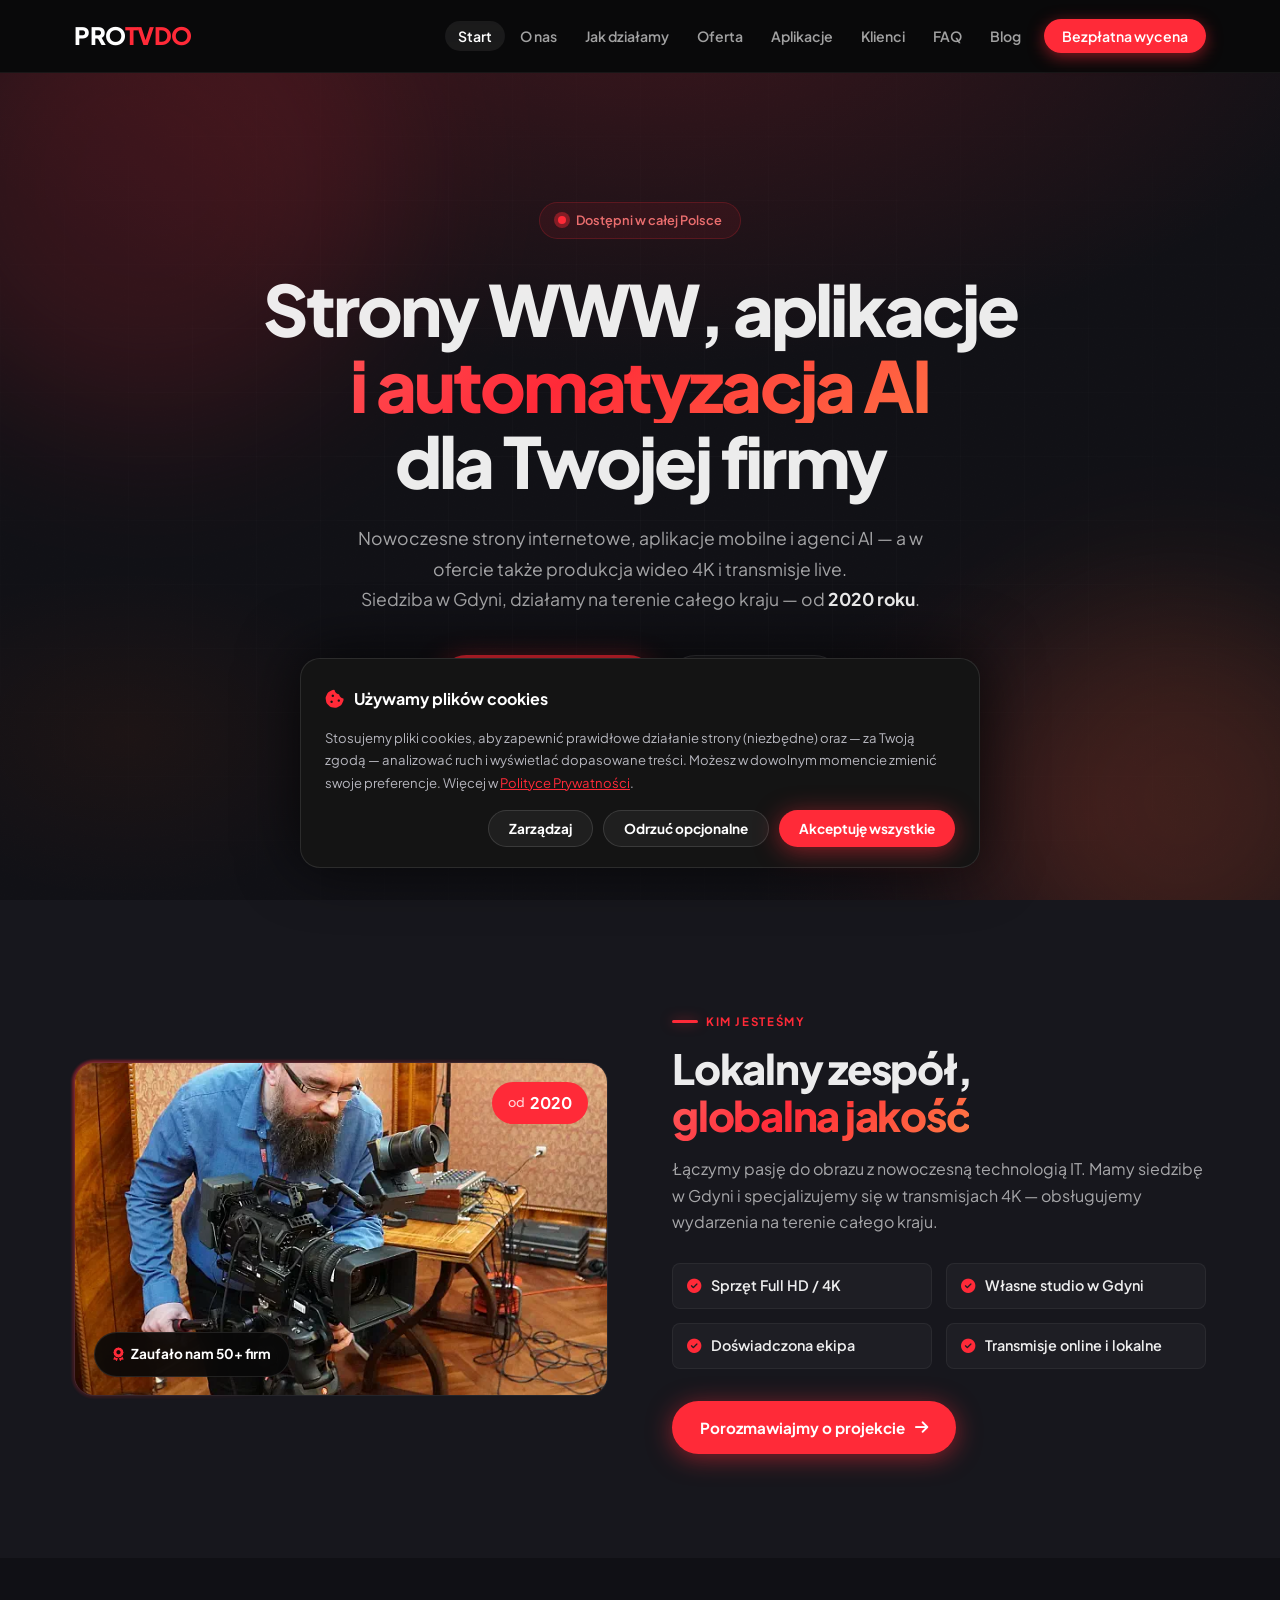
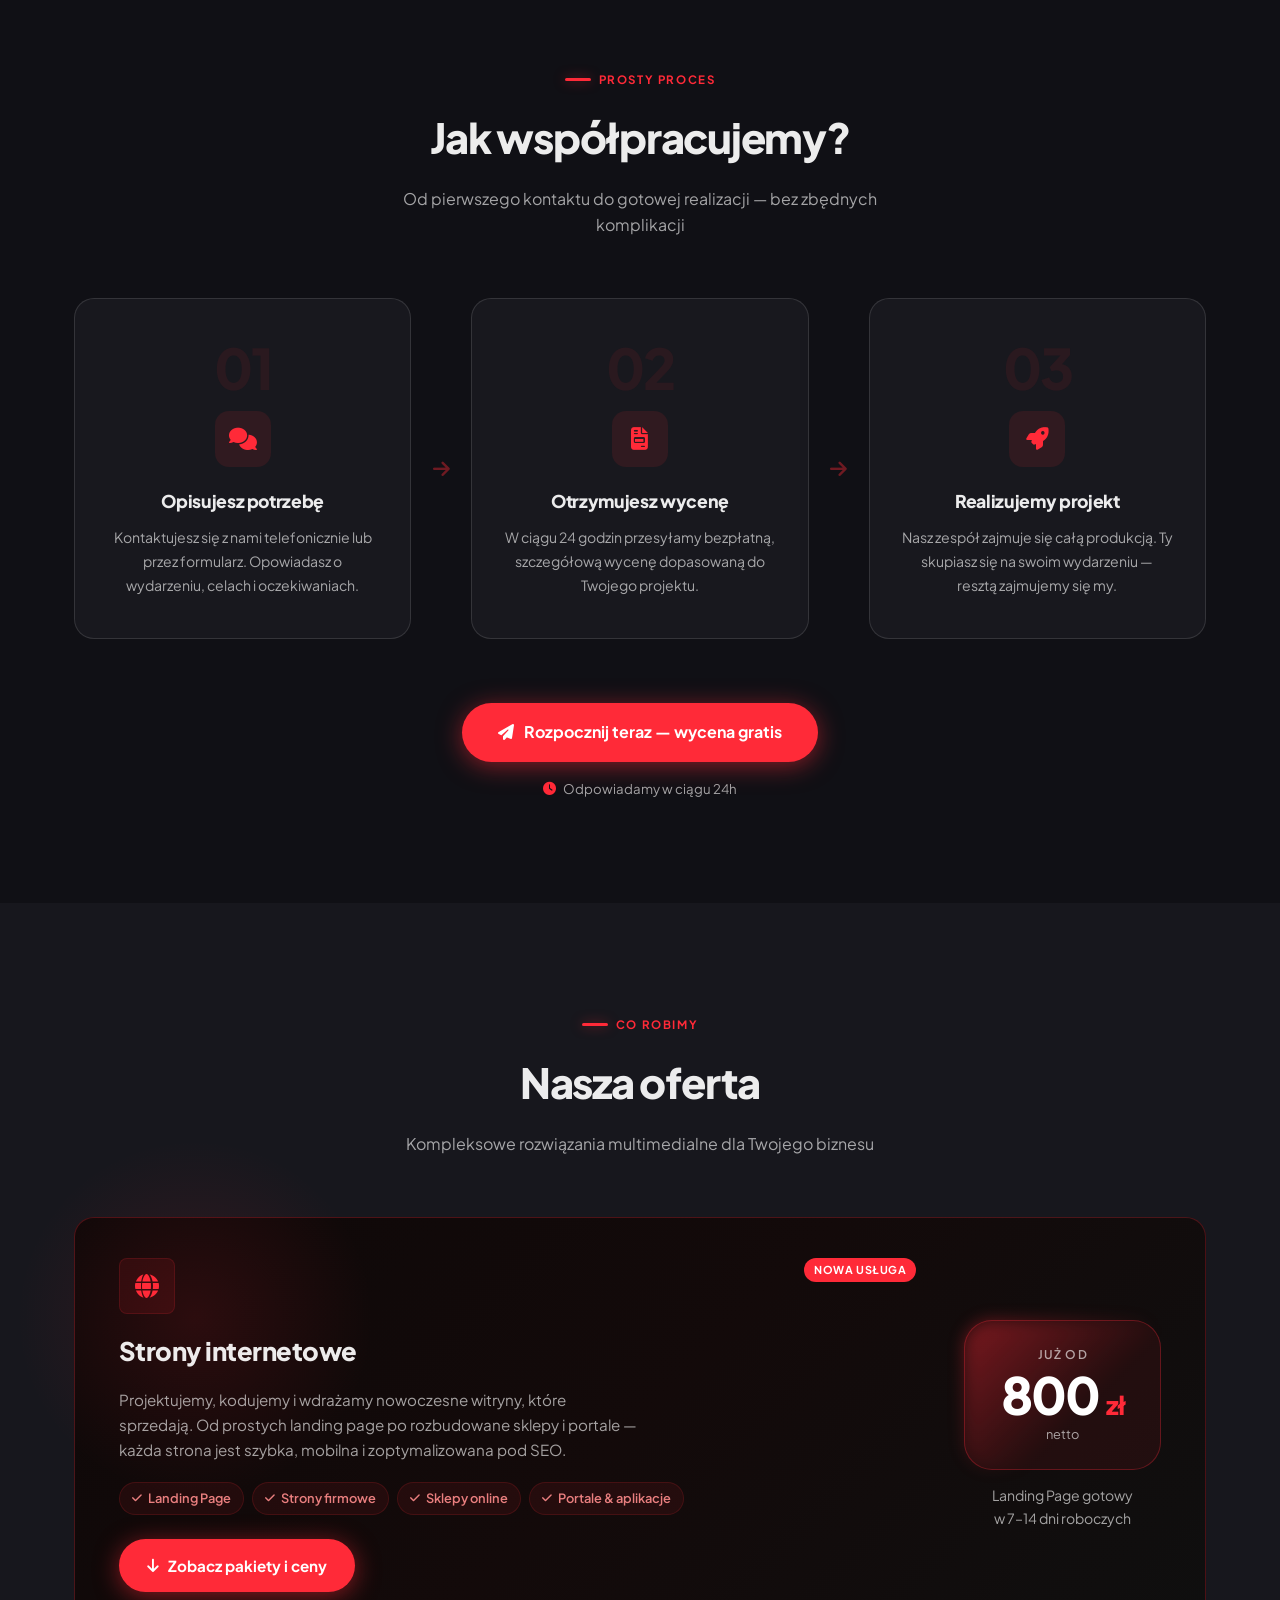
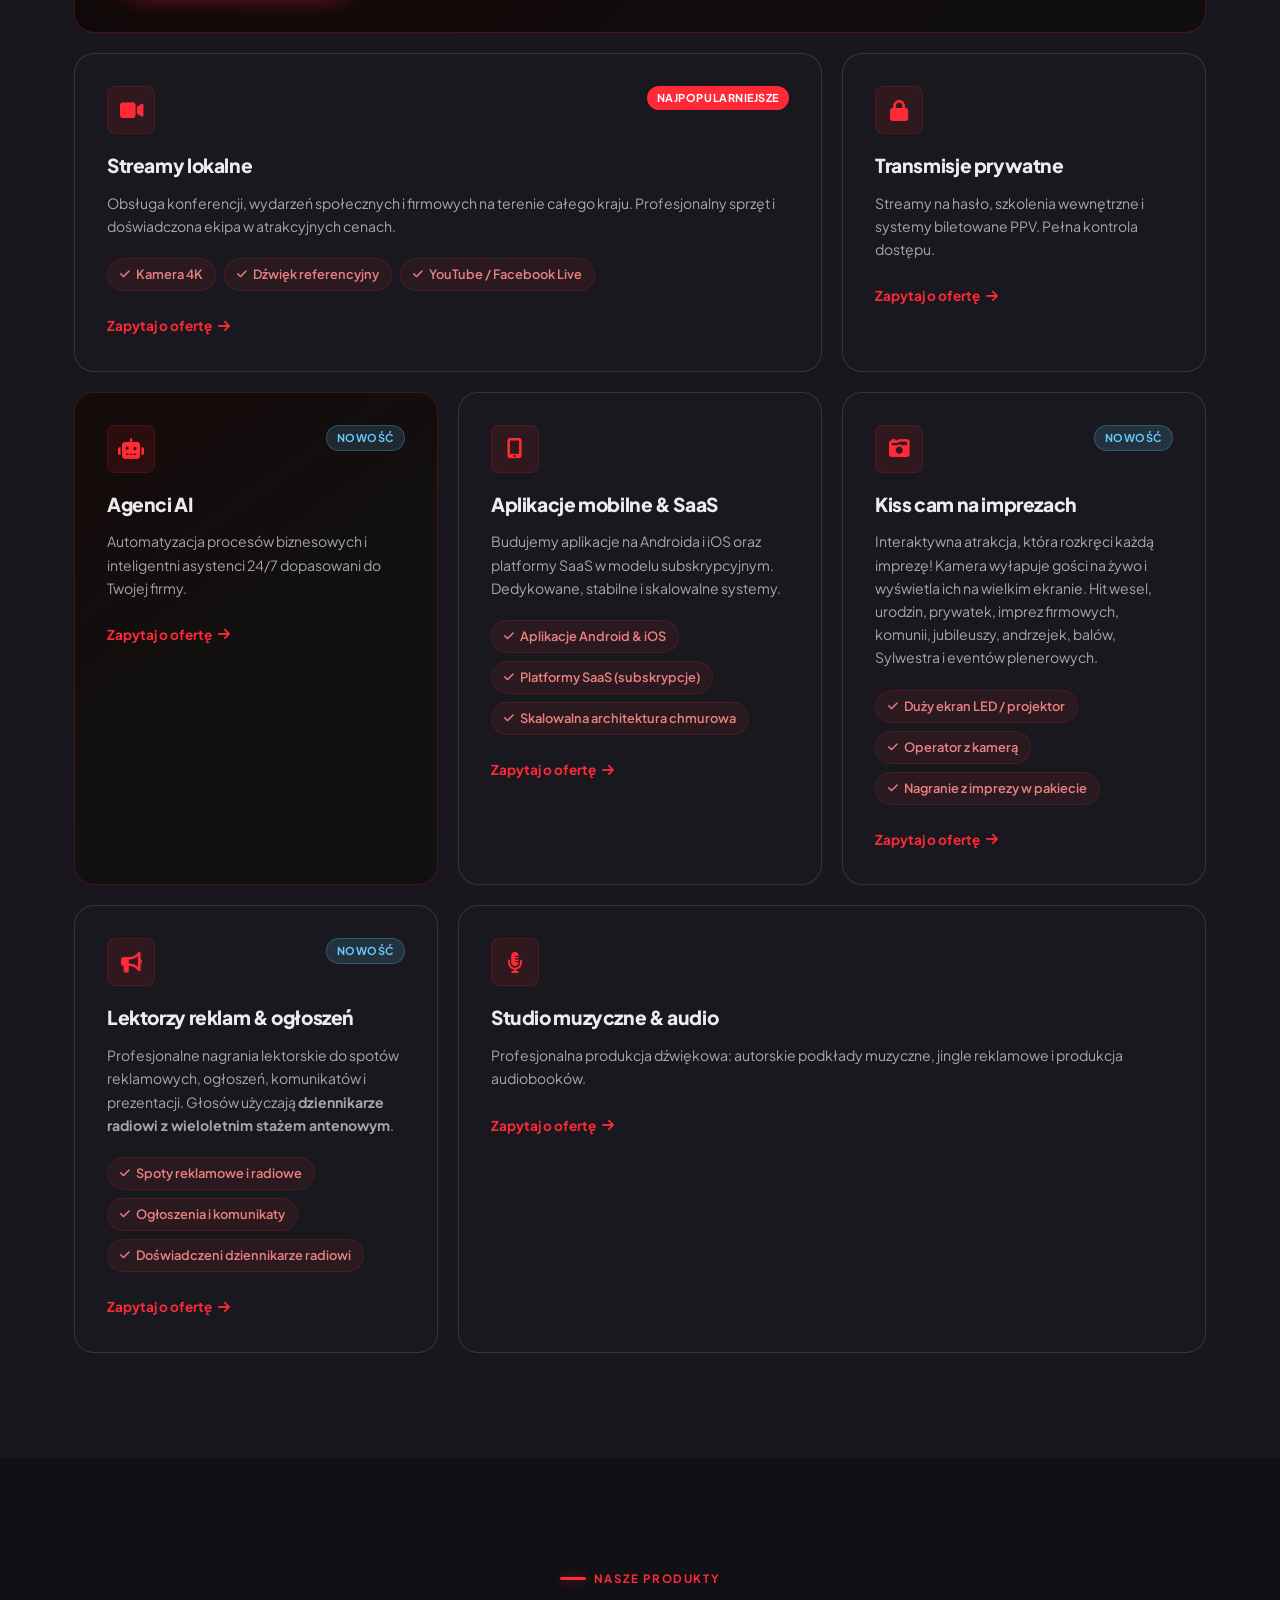
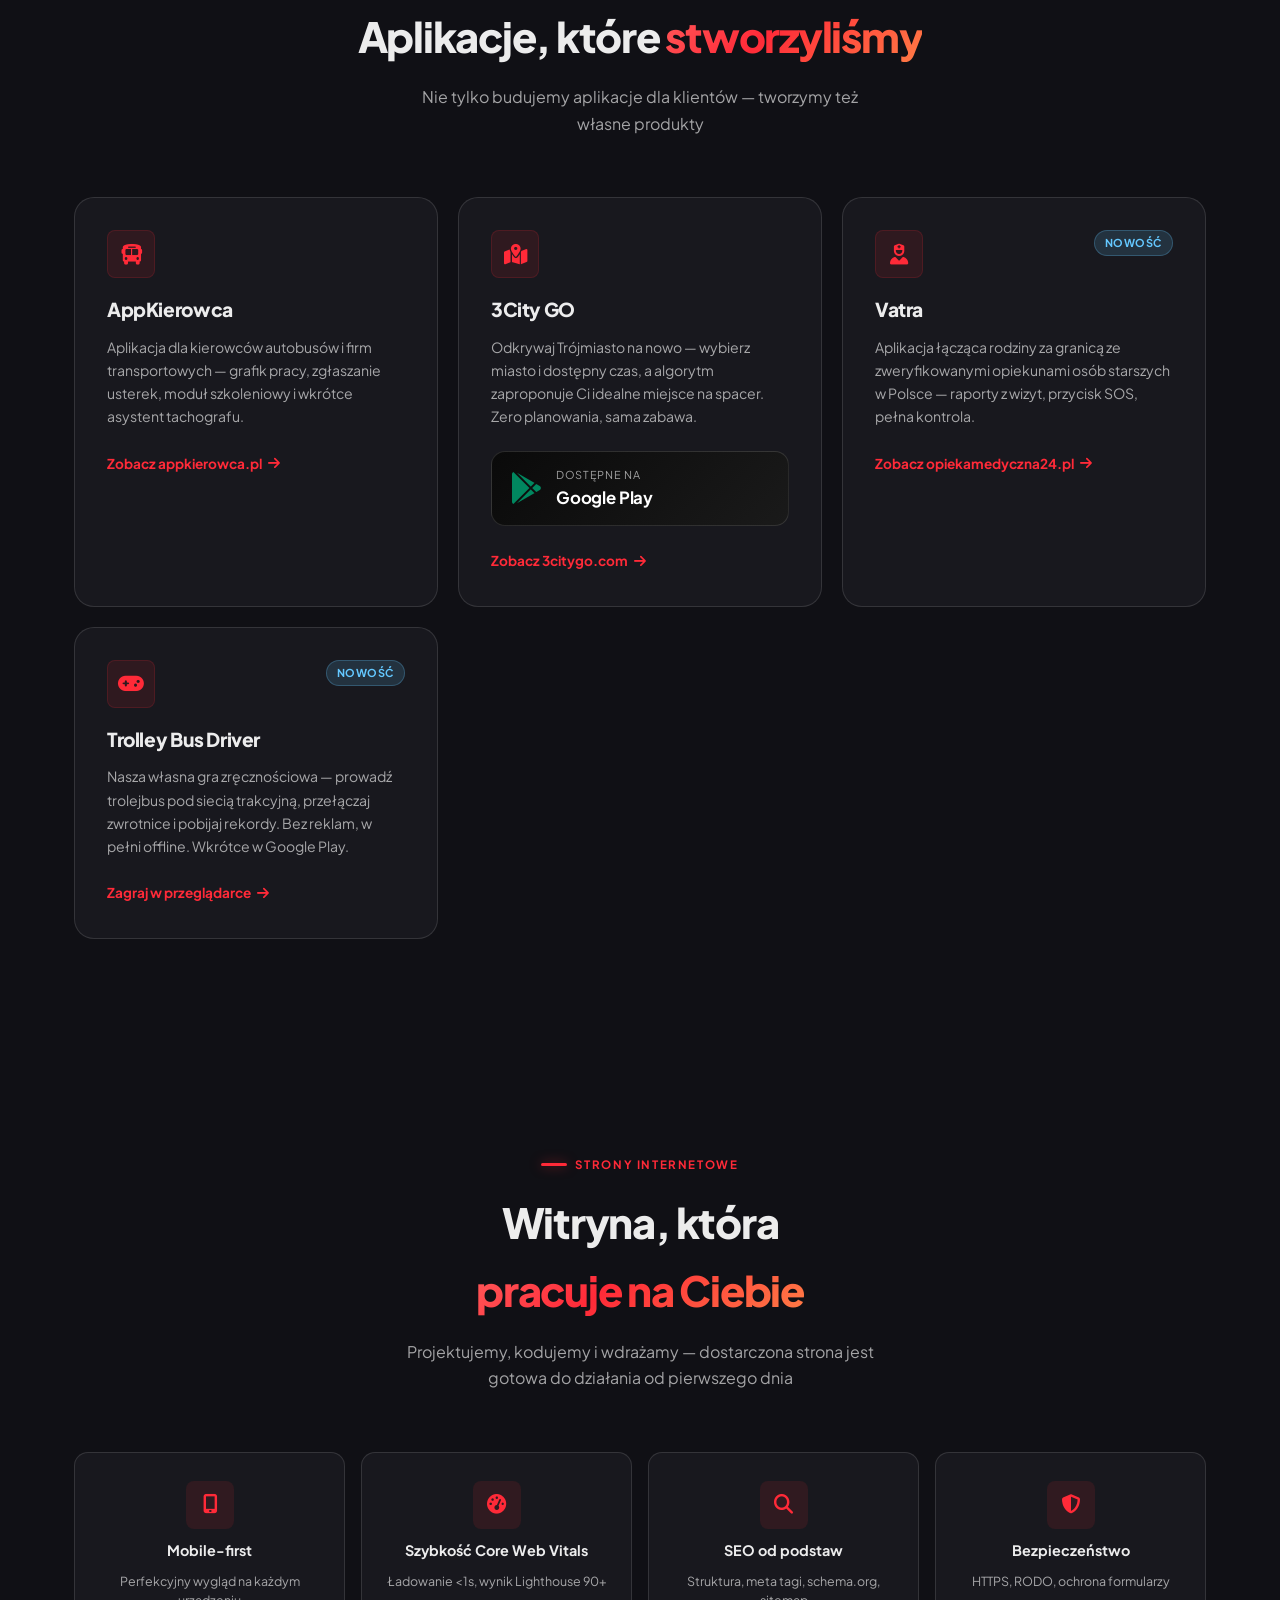
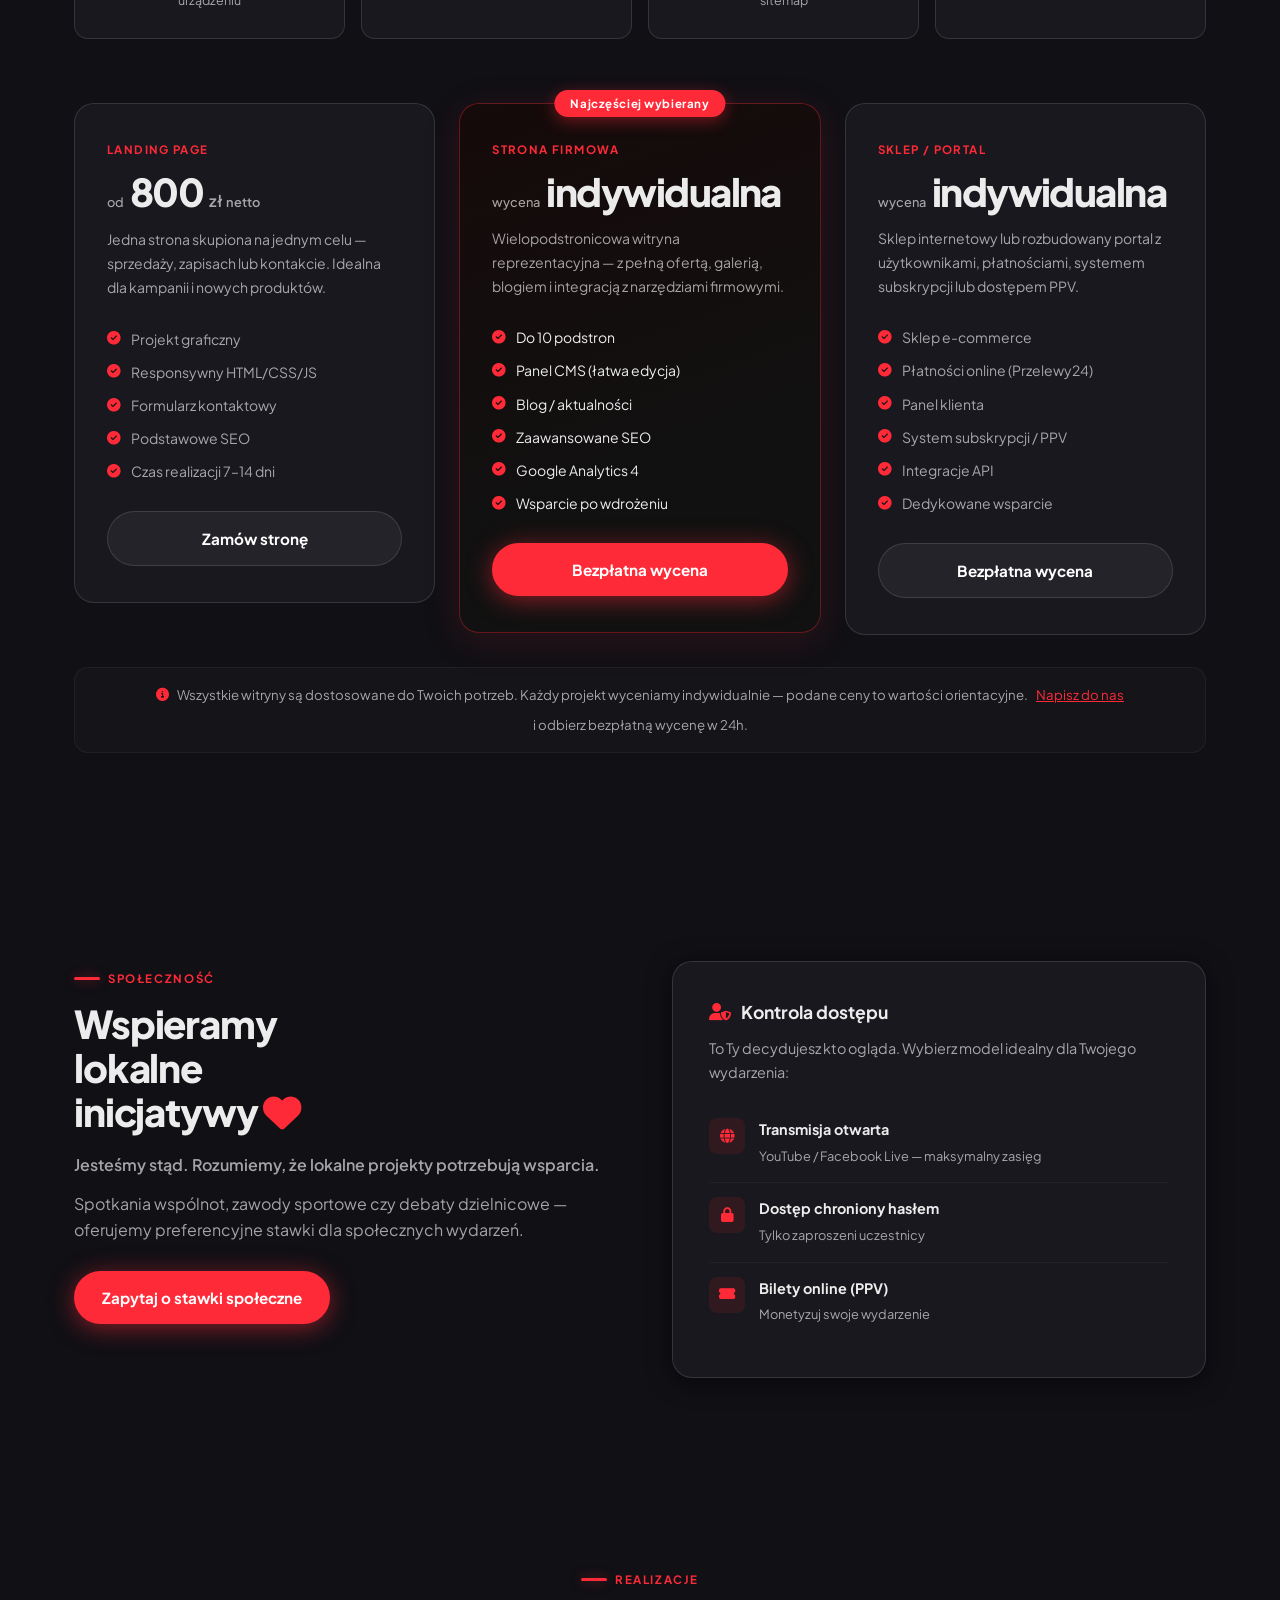
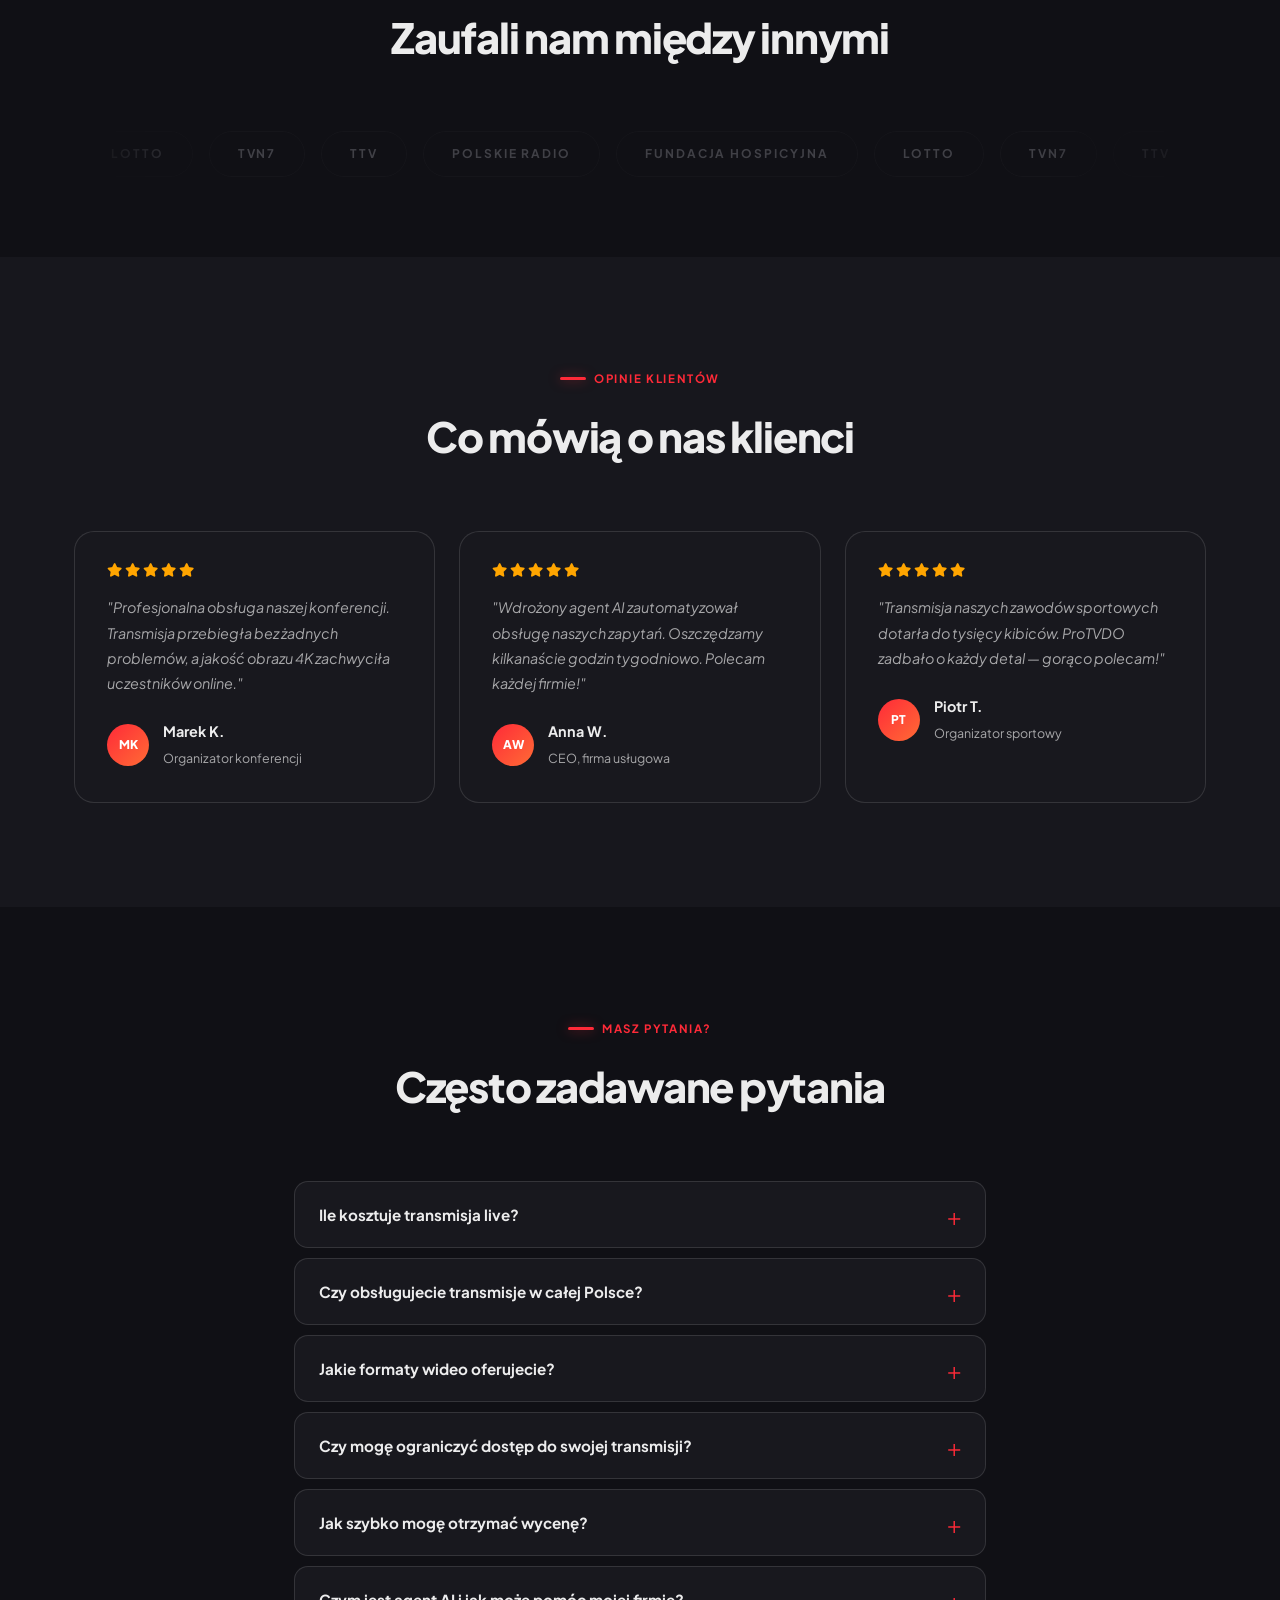
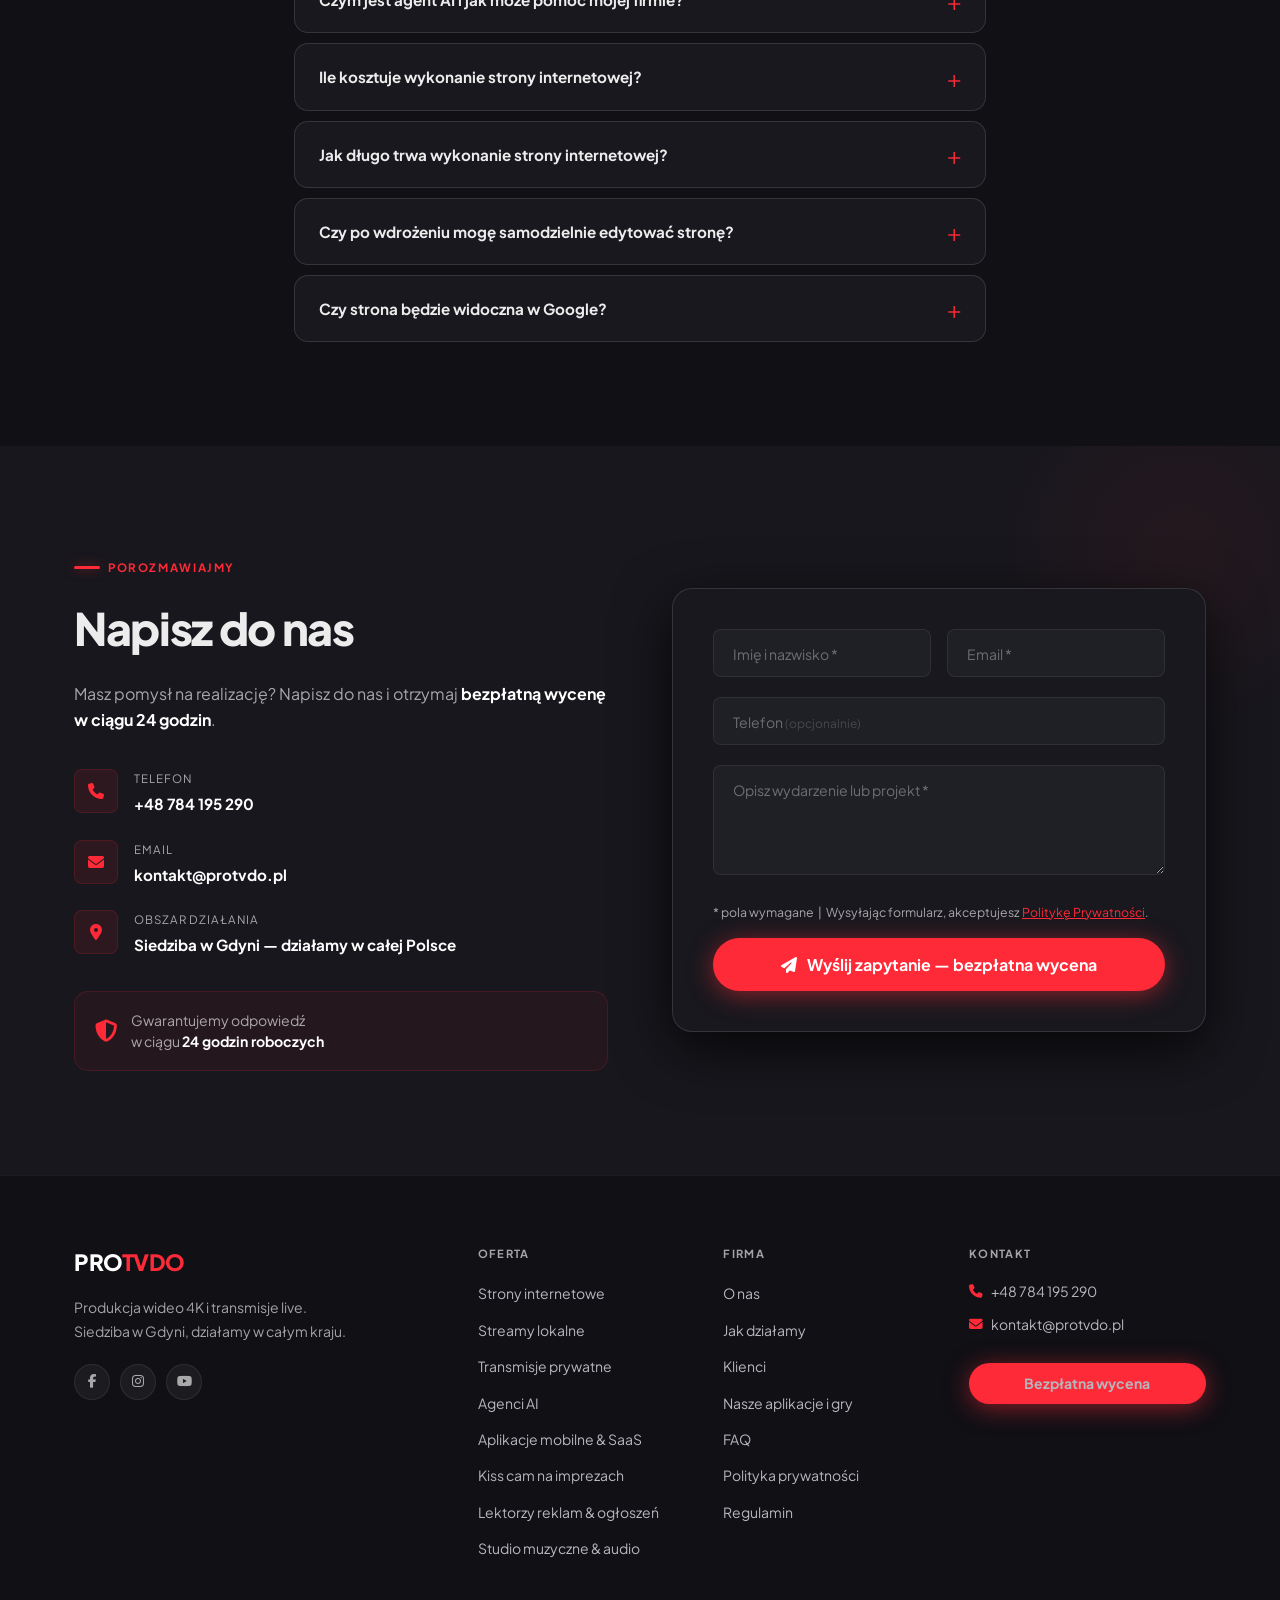
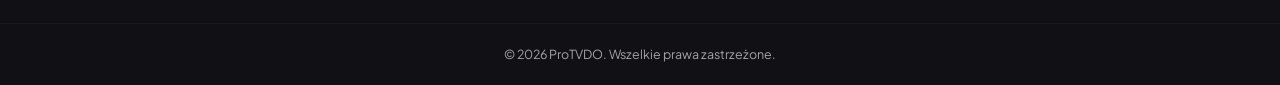
<file: index.html>
<!doctype html>
<html lang="pl">

<head>
  <meta charset="UTF-8" />
  <meta name="viewport" content="width=device-width, initial-scale=1.0" />

  <!-- ═══ SEO: PODSTAWOWE META ═══ -->
  <title>Strony internetowe & produkcja wideo 4K | ProTVDO Gdynia</title>
  <meta name="description" content="ProTVDO Gdynia — strony internetowe od 800 zł netto, produkcja wideo 4K, transmisje live i agenci AI. Mamy siedzibę w Gdyni i działamy na terenie całego kraju. Bezpłatna wycena w 24h." />
  <meta name="keywords" content="strony internetowe Gdynia, landing page Polska, sklep internetowy Gdynia, produkcja wideo 4K, transmisje live Polska, agenci AI, webdesign Gdynia, aplikacje mobilne Android iOS, oprogramowanie SaaS, lektor reklamowy, nagrania lektorskie, kiss cam wesele, kiss cam impreza, gry mobilne Android, tworzenie gier mobilnych, gra o trolejbusie, Trolley Bus Driver, gra zręcznościowa offline, aplikacje własne Gdynia, ProTVDO" />
  <meta name="author" content="ProTVDO" />
  <meta name="robots" content="index, follow, max-snippet:-1, max-image-preview:large, max-video-preview:-1" />
  <link rel="canonical" href="https://protvdo.pl/" />

  <!-- ═══ SEO: GEO (lokalne pozycjonowanie) ═══ -->
  <meta name="geo.region" content="PL-PM" />
  <meta name="geo.placename" content="Gdynia" />
  <meta name="geo.position" content="54.518889;18.530556" />
  <meta name="ICBM" content="54.518889, 18.530556" />

  <!-- ═══ SEO: OPEN GRAPH ═══ -->
  <meta property="og:type" content="website" />
  <meta property="og:url" content="https://protvdo.pl/" />
  <meta property="og:title" content="Strony internetowe & wideo 4K | ProTVDO Gdynia" />
  <meta property="og:description" content="Strony internetowe od 800 zł netto, produkcja wideo 4K i transmisje live. Siedziba w Gdyni, działamy na terenie całego kraju. Bezpłatna wycena w 24h. Działamy od 2020 roku." />
  <meta property="og:image" content="https://protvdo.pl/img/og-image.webp" />
  <meta property="og:image:width" content="1200" />
  <meta property="og:image:height" content="630" />
  <meta property="og:image:alt" content="ProTVDO — Strony internetowe i produkcja wideo, siedziba w Gdyni" />
  <meta property="og:locale" content="pl_PL" />
  <meta property="og:site_name" content="ProTVDO" />

  <!-- ═══ SEO: TWITTER CARD ═══ -->
  <meta name="twitter:card" content="summary_large_image" />
  <meta name="twitter:site" content="@protvdo" />
  <meta name="twitter:title" content="Strony internetowe & wideo 4K | ProTVDO Gdynia" />
  <meta name="twitter:description" content="Strony internetowe od 800 zł, wideo 4K i transmisje live. Siedziba w Gdyni, działamy w całym kraju. Bezpłatna wycena 24h." />
  <meta name="twitter:image" content="https://protvdo.pl/img/og-image.webp" />

  <!-- ═══ SCHEMA.ORG: WebSite ═══ -->
  <script type="application/ld+json">
  {
    "@context": "https://schema.org",
    "@type": "WebSite",
    "@id": "https://protvdo.pl/#website",
    "name": "ProTVDO",
    "url": "https://protvdo.pl",
    "description": "Strony internetowe, produkcja wideo 4K, transmisje live i agenci AI. Siedziba w Gdyni, działamy na terenie całego kraju.",
    "inLanguage": "pl",
    "publisher": { "@id": "https://protvdo.pl/#organization" }
  }
  </script>

  <!-- ═══ SCHEMA.ORG: LocalBusiness (pełny) ═══ -->
  <script type="application/ld+json">
  {
    "@context": "https://schema.org",
    "@type": ["LocalBusiness", "ProfessionalService"],
    "@id": "https://protvdo.pl/#organization",
    "name": "ProTVDO",
    "description": "Profesjonalne strony internetowe, produkcja wideo 4K, transmisje live i agenci AI. Mamy siedzibę w Gdyni i działamy na terenie całego kraju. Działamy od 2020 roku.",
    "url": "https://protvdo.pl",
    "logo": {
      "@type": "ImageObject",
      "url": "https://protvdo.pl/img/favicon.png",
      "width": 512,
      "height": 512
    },
    "image": "https://protvdo.pl/img/about.webp",
    "telephone": "+48784195290",
    "email": "kontakt@protvdo.pl",
    "foundingDate": "2020",
    "priceRange": "$$",
    "currenciesAccepted": "PLN",
    "areaServed": [
      { "@type": "Country", "name": "Polska" }
    ],
    "address": {
      "@type": "PostalAddress",
      "addressLocality": "Gdynia",
      "addressRegion": "Pomorskie",
      "postalCode": "81-000",
      "addressCountry": "PL"
    },
    "sameAs": [
      "https://www.facebook.com/protvdo",
      "https://www.instagram.com/protvdo",
      "https://www.youtube.com/@produkcjawizualna8589"
    ],
    "aggregateRating": {
      "@type": "AggregateRating",
      "ratingValue": "5",
      "reviewCount": "3",
      "bestRating": "5",
      "worstRating": "1"
    },
    "hasOfferCatalog": {
      "@type": "OfferCatalog",
      "name": "Usługi ProTVDO",
      "itemListElement": [
        {
          "@type": "Offer",
          "itemOffered": {
            "@type": "Service",
            "name": "Strony internetowe",
            "description": "Projektowanie, kodowanie i wdrażanie nowoczesnych witryn: landing page, strony firmowe, sklepy online i portale.",
            "url": "https://protvdo.pl/#strony-www"
          },
          "priceSpecification": {
            "@type": "PriceSpecification",
            "price": "800",
            "priceCurrency": "PLN",
            "valueAddedTaxIncluded": false,
            "description": "Landing Page — cena od"
          }
        },
        {
          "@type": "Offer",
          "itemOffered": {
            "@type": "Service",
            "name": "Transmisje Live 4K",
            "description": "Profesjonalne transmisje live w jakości 4K dla firm i organizacji na terenie całego kraju.",
            "url": "https://protvdo.pl/#oferta"
          }
        },
        {
          "@type": "Offer",
          "itemOffered": {
            "@type": "Service",
            "name": "Transmisje prywatne PPV",
            "description": "Streamy na hasło, szkolenia wewnętrzne i systemy biletowane PPV z pełną kontrolą dostępu.",
            "url": "https://protvdo.pl/#oferta"
          }
        },
        {
          "@type": "Offer",
          "itemOffered": {
            "@type": "Service",
            "name": "Agenci AI",
            "description": "Automatyzacja procesów biznesowych i inteligentni asystenci AI działający 24/7.",
            "url": "https://protvdo.pl/#oferta"
          }
        },
        {
          "@type": "Offer",
          "itemOffered": {
            "@type": "Service",
            "name": "Aplikacje Mobilne i SaaS",
            "description": "Budowa aplikacji na Androida i iOS oraz platform SaaS w modelu subskrypcyjnym — skalowalne, stabilne i bezpieczne systemy.",
            "url": "https://protvdo.pl/#oferta"
          }
        },
        {
          "@type": "Offer",
          "itemOffered": {
            "@type": "Service",
            "name": "Lektorzy reklam i ogłoszeń",
            "description": "Profesjonalne nagrania lektorskie do spotów reklamowych, ogłoszeń, komunikatów i prezentacji. Głosów użyczają dziennikarze radiowi z wieloletnim stażem antenowym.",
            "url": "https://protvdo.pl/#oferta"
          }
        },
        {
          "@type": "Offer",
          "itemOffered": {
            "@type": "Service",
            "name": "Studio Muzyczne i Audio",
            "description": "Produkcja muzyczna, podkłady, jingle reklamowe i audiobooki.",
            "url": "https://protvdo.pl/#oferta"
          }
        },
        {
          "@type": "Offer",
          "itemOffered": {
            "@type": "Service",
            "name": "Kiss cam na imprezach prywatnych",
            "description": "Interaktywna atrakcja Kiss cam na wesela, urodziny, prywatki, imprezy firmowe, komunie, jubileusze, andrzejki, bale, Sylwestra i eventy plenerowe. Kamera na żywo, duży ekran i nagranie z imprezy.",
            "url": "https://protvdo.pl/#oferta"
          }
        }
      ]
    }
  }
  </script>

  <!-- ═══ SCHEMA.ORG: WŁASNE PRODUKTY (aplikacje i gry) ═══ -->
  <!-- Trolley Bus Driver świadomie NIE ma tu adresu w Google Play ani
       aggregateRating - gra jest w testach zamkniętych, więc podawanie linku
       do sklepu albo ocen byłoby wprowadzaniem w błąd (i naraża na karę za
       structured data). Uzupełnić po wydaniu produkcyjnym. -->
  <script type="application/ld+json">
  {
    "@context": "https://schema.org",
    "@type": "ItemList",
    "name": "Aplikacje i gry stworzone przez ProTVDO",
    "itemListElement": [
      {
        "@type": "ListItem",
        "position": 1,
        "item": {
          "@type": "VideoGame",
          "name": "Trolley Bus Driver",
          "url": "https://protvdo.pl/trolley-bus-driver/",
          "description": "Gra zręcznościowa o prowadzeniu trolejbusu pod siecią trakcyjną — zwrotnice, przystanki, rosnąca trudność i nieskończona liczba etapów. Bez reklam, działa offline.",
          "applicationCategory": "GameApplication",
          "genre": ["Arcade", "Casual"],
          "gamePlatform": ["Web browser", "Android"],
          "playMode": "SinglePlayer",
          "operatingSystem": "Android, Web",
          "inLanguage": ["pl", "en", "de", "fr"],
          "isFamilyFriendly": true,
          "author": { "@id": "https://protvdo.pl/#organization" },
          "publisher": { "@id": "https://protvdo.pl/#organization" },
          "offers": {
            "@type": "Offer",
            "price": "0",
            "priceCurrency": "PLN",
            "availability": "https://schema.org/InStock"
          }
        }
      },
      {
        "@type": "ListItem",
        "position": 2,
        "item": {
          "@type": "MobileApplication",
          "name": "3City GO",
          "url": "https://3citygo.com",
          "installUrl": "https://play.google.com/store/apps/details?id=com.threecitygo.app",
          "description": "Aplikacja podpowiadająca miejsca na spacer w Trójmieście na podstawie wybranego miasta i dostępnego czasu.",
          "applicationCategory": "TravelApplication",
          "operatingSystem": "Android",
          "publisher": { "@id": "https://protvdo.pl/#organization" }
        }
      },
      {
        "@type": "ListItem",
        "position": 3,
        "item": {
          "@type": "WebApplication",
          "name": "AppKierowca",
          "url": "https://appkierowca.pl",
          "description": "Aplikacja dla kierowców autobusów i firm transportowych — grafik pracy, zgłaszanie usterek, moduł szkoleniowy, asystent tachografu.",
          "applicationCategory": "BusinessApplication",
          "publisher": { "@id": "https://protvdo.pl/#organization" }
        }
      },
      {
        "@type": "ListItem",
        "position": 4,
        "item": {
          "@type": "WebApplication",
          "name": "Vatra",
          "url": "https://opiekamedyczna24.pl",
          "description": "Aplikacja łącząca rodziny za granicą ze zweryfikowanymi opiekunami osób starszych w Polsce — raporty z wizyt, przycisk SOS.",
          "applicationCategory": "HealthApplication",
          "publisher": { "@id": "https://protvdo.pl/#organization" }
        }
      }
    ]
  }
  </script>

  <!-- ═══ SCHEMA.ORG: FAQPage (wszystkie pytania) ═══ -->
  <script type="application/ld+json">
  {
    "@context": "https://schema.org",
    "@type": "FAQPage",
    "mainEntity": [
      {
        "@type": "Question",
        "name": "Ile kosztuje transmisja live?",
        "acceptedAnswer": { "@type": "Answer", "text": "Ceny zależą od skali i charakteru wydarzenia. Oferujemy bezpłatną wycenę w ciągu 24 godzin. Skontaktuj się z nami pod numerem +48 784 195 290 lub przez formularz kontaktowy." }
      },
      {
        "@type": "Question",
        "name": "Czy obsługujecie transmisje w całej Polsce?",
        "acceptedAnswer": { "@type": "Answer", "text": "Tak, obsługujemy wydarzenia na terenie całej Polski. Nasza siedziba mieści się w Gdyni, jednak regularnie realizujemy zlecenia w innych miastach w kraju." }
      },
      {
        "@type": "Question",
        "name": "Jakie formaty wideo oferujecie?",
        "acceptedAnswer": { "@type": "Answer", "text": "Specjalizujemy się w nagraniach i transmisjach Full HD oraz 4K. Dysponujemy własnym studiem i profesjonalnym sprzętem kamerowym. Możemy dostosować format do wymagań platformy streamingowej." }
      },
      {
        "@type": "Question",
        "name": "Czy mogę ograniczyć dostęp do swojej transmisji?",
        "acceptedAnswer": { "@type": "Answer", "text": "Tak. Oferujemy transmisje otwarte (YouTube, Facebook), chronione hasłem oraz w systemie płatnego dostępu PPV. To Ty decydujesz kto i jak ogląda Twój stream." }
      },
      {
        "@type": "Question",
        "name": "Jak szybko mogę otrzymać wycenę?",
        "acceptedAnswer": { "@type": "Answer", "text": "Odpowiadamy na zapytania ofertowe w ciągu 24 godzin w dni robocze. W pilnych sprawach można zadzwonić bezpośrednio: +48 784 195 290." }
      },
      {
        "@type": "Question",
        "name": "Czym jest agent AI i jak może pomóc mojej firmie?",
        "acceptedAnswer": { "@type": "Answer", "text": "Agent AI to inteligentne oprogramowanie automatyzujące powtarzalne zadania: obsługę klienta, zbieranie zapytań, umawianie spotkań czy filtrowanie zgłoszeń. Działa 24/7 i znacząco redukuje koszty obsługi." }
      },
      {
        "@type": "Question",
        "name": "Ile kosztuje wykonanie strony internetowej?",
        "acceptedAnswer": { "@type": "Answer", "text": "Najprostszy landing page zaczyna się od 800 zł netto. Strony firmowe i sklepy internetowe wyceniamy indywidualnie. Bezpłatną wycenę przysyłamy w ciągu 24 godzin po opisaniu projektu przez formularz lub telefon." }
      },
      {
        "@type": "Question",
        "name": "Jak długo trwa wykonanie strony internetowej?",
        "acceptedAnswer": { "@type": "Answer", "text": "Landing page realizujemy w 7–14 dni roboczych. Strony firmowe zazwyczaj 3–6 tygodni. Sklepy i portale od 6 tygodni, w zależności od zakresu funkcjonalności." }
      },
      {
        "@type": "Question",
        "name": "Czy po wdrożeniu mogę samodzielnie edytować stronę?",
        "acceptedAnswer": { "@type": "Answer", "text": "Tak. Strony firmowe wyposażamy w prosty panel CMS umożliwiający samodzielną aktualizację treści, dodawanie wpisów na blogu i zmianę zdjęć — bez znajomości programowania. Oferujemy też szkolenie z obsługi." }
      },
      {
        "@type": "Question",
        "name": "Czy strona będzie widoczna w Google?",
        "acceptedAnswer": { "@type": "Answer", "text": "Każda nasza witryna jest budowana zgodnie z zasadami SEO: poprawna struktura nagłówków, meta tagi, schema.org, sitemap.xml i optymalizacja szybkości ładowania. Zapewniamy solidne fundamenty pod pozycjonowanie." }
      }
    ]
  }
  </script>

  <link rel="preconnect" href="https://fonts.googleapis.com" />
  <link rel="preconnect" href="https://fonts.gstatic.com" crossorigin />
  <link rel="preconnect" href="https://cdnjs.cloudflare.com" />
  <link rel="stylesheet" href="css/style.css?v=2" />
  <link rel="stylesheet" href="https://cdnjs.cloudflare.com/ajax/libs/font-awesome/6.4.0/css/all.min.css" />
  <link href="https://fonts.googleapis.com/css2?family=Plus+Jakarta+Sans:ital,wght@0,300;0,400;0,500;0,600;0,700;0,800;1,400&display=swap" rel="stylesheet" />
  <link rel="icon" type="image/png" href="img/favicon.png" />

  <!-- Google tag (gtag.js) -->
  <script async src="https://www.googletagmanager.com/gtag/js?id=G-KJRPL90WRY"></script>
  <script>
    window.dataLayer = window.dataLayer || [];
    function gtag(){dataLayer.push(arguments);}
    gtag('js', new Date());
    gtag('config', 'G-KJRPL90WRY');
  </script>
</head>

<body>

  <!-- SCROLL PROGRESS -->
  <div class="scroll-progress" id="scrollProgress" aria-hidden="true"></div>

  <!-- ═══════════ NAWIGACJA ═══════════ -->
  <nav class="navbar" role="navigation" aria-label="Nawigacja główna">
    <div class="container nav-container">
      <a href="#start" class="logo" aria-label="ProTVDO — strona główna">PRO<span>TVDO</span></a>

      <ul class="nav-links" id="navLinks" role="list">
        <li><a href="#start">Start</a></li>
        <li><a href="#o-nas">O nas</a></li>
        <li><a href="#jak-dzialamy">Jak działamy</a></li>
        <li><a href="#oferta">Oferta</a></li>
        <li><a href="#aplikacje">Aplikacje</a></li>
        <li><a href="#realizacje">Klienci</a></li>
        <li><a href="#faq">FAQ</a></li>
        <li><a href="blog.php">Blog</a></li>
        <li><a href="#kontakt" class="btn-contact">Bezpłatna wycena</a></li>
      </ul>

      <button class="hamburger" id="hamburger" aria-label="Otwórz menu" aria-expanded="false" aria-controls="navLinks">
        <span class="bar"></span>
        <span class="bar"></span>
        <span class="bar"></span>
      </button>
    </div>
  </nav>

  <!-- ═══════════ HERO ═══════════ -->
  <section id="start" class="hero" aria-label="Sekcja główna">
    <div class="hero-bg" aria-hidden="true">
      <div class="hero-mesh"></div>
      <div class="hero-noise"></div>
      <div class="hero-orb hero-orb-1"></div>
      <div class="hero-orb hero-orb-2"></div>
      <div class="hero-grid"></div>
    </div>

    <div class="container hero-content">
      <div class="hero-badge" data-reveal>
        <span class="live-dot"></span>
        Dostępni w całej Polsce
      </div>

      <h1 data-reveal data-reveal-delay="100">
        <span class="hero-line">Strony WWW, aplikacje</span>
        <span class="hero-line gradient-text">i automatyzacja AI</span>
        <span class="hero-line">dla Twojej firmy</span>
      </h1>

      <p class="hero-desc" data-reveal data-reveal-delay="200">
        Nowoczesne strony internetowe, aplikacje mobilne i agenci AI — a&nbsp;w ofercie także produkcja wideo 4K i transmisje live.<br>
        Siedziba w Gdyni, działamy na terenie całego kraju — od&nbsp;<strong>2020 roku</strong>.
      </p>

      <div class="hero-buttons" data-reveal data-reveal-delay="300">
        <a href="#kontakt" class="btn btn-primary magnetic">
          <i class="fas fa-paper-plane" aria-hidden="true"></i>
          Bezpłatna wycena
        </a>
        <a href="#oferta" class="btn btn-ghost magnetic">
          Nasza oferta
          <i class="fas fa-arrow-right" aria-hidden="true"></i>
        </a>
      </div>

    </div>

    <a href="#o-nas" class="scroll-indicator" aria-label="Przewiń niżej">
      <i class="fas fa-chevron-down" aria-hidden="true"></i>
    </a>
  </section>

  <!-- ═══════════ O NAS ═══════════ -->
  <section id="o-nas" class="section about" aria-labelledby="about-heading">
    <div class="container grid-2">
      <div class="about-img-wrapper reveal-left">
        <div class="img-glow" aria-hidden="true"></div>
        <img
          src="img/about.webp"
          alt="Profesjonalne studio nagrań ProTVDO w Gdyni"
          class="about-img"
          width="600" height="375"
          loading="lazy"
        />
        <div class="about-badge">
          <i class="fas fa-award" aria-hidden="true"></i>
          Zaufało nam 50+ firm
        </div>
        <div class="about-year-chip">
          <span>od</span>
          <strong>2020</strong>
        </div>
      </div>

      <div class="about-text reveal-right">
        <span class="section-label">Kim jesteśmy</span>
        <h2 id="about-heading">Lokalny zespół,<br><span class="gradient-text">globalna jakość</span></h2>
        <p>Łączymy pasję do obrazu z nowoczesną technologią IT. Mamy siedzibę w Gdyni i specjalizujemy się w transmisjach 4K — obsługujemy wydarzenia na terenie całego kraju.</p>
        <ul class="features-list" role="list">
          <li><i class="fas fa-check-circle" aria-hidden="true"></i> Sprzęt Full HD / 4K</li>
          <li><i class="fas fa-check-circle" aria-hidden="true"></i> Własne studio w Gdyni</li>
          <li><i class="fas fa-check-circle" aria-hidden="true"></i> Doświadczona ekipa</li>
          <li><i class="fas fa-check-circle" aria-hidden="true"></i> Transmisje online i lokalne</li>
        </ul>
        <a href="#kontakt" class="btn btn-primary" style="margin-top: 32px;">
          Porozmawiajmy o projekcie
          <i class="fas fa-arrow-right" aria-hidden="true"></i>
        </a>
      </div>
    </div>
  </section>

  <!-- ═══════════ JAK DZIAŁAMY ═══════════ -->
  <section id="jak-dzialamy" class="section process-section" aria-labelledby="process-heading">
    <div class="container">
      <div class="section-header">
        <span class="section-label">Prosty proces</span>
        <h2 id="process-heading">Jak współpracujemy?</h2>
        <p>Od pierwszego kontaktu do gotowej realizacji — bez zbędnych komplikacji</p>
      </div>

      <div class="process-grid">
        <div class="process-step reveal-up">
          <div class="process-number">01</div>
          <div class="process-icon"><i class="fas fa-comments" aria-hidden="true"></i></div>
          <h3>Opisujesz potrzebę</h3>
          <p>Kontaktujesz się z nami telefonicznie lub przez formularz. Opowiadasz o wydarzeniu, celach i oczekiwaniach.</p>
        </div>
        <div class="process-connector" aria-hidden="true"><i class="fas fa-arrow-right"></i></div>

        <div class="process-step reveal-up" data-reveal-delay="150">
          <div class="process-number">02</div>
          <div class="process-icon"><i class="fas fa-file-invoice" aria-hidden="true"></i></div>
          <h3>Otrzymujesz wycenę</h3>
          <p>W ciągu 24 godzin przesyłamy bezpłatną, szczegółową wycenę dopasowaną do Twojego projektu.</p>
        </div>
        <div class="process-connector" aria-hidden="true"><i class="fas fa-arrow-right"></i></div>

        <div class="process-step reveal-up" data-reveal-delay="300">
          <div class="process-number">03</div>
          <div class="process-icon"><i class="fas fa-rocket" aria-hidden="true"></i></div>
          <h3>Realizujemy projekt</h3>
          <p>Nasz zespół zajmuje się całą produkcją. Ty skupiasz się na swoim wydarzeniu — resztą zajmujemy się my.</p>
        </div>
      </div>

      <div class="process-cta reveal-up">
        <a href="#kontakt" class="btn btn-primary btn-lg">
          <i class="fas fa-paper-plane" aria-hidden="true"></i>
          Rozpocznij teraz — wycena gratis
        </a>
        <span class="process-cta-note"><i class="fas fa-clock" aria-hidden="true"></i> Odpowiadamy w ciągu 24h</span>
      </div>
    </div>
  </section>

  <!-- ═══════════ OFERTA — BENTO GRID ═══════════ -->
  <section id="oferta" class="section services-section" aria-labelledby="services-heading">
    <div class="container">
      <div class="section-header">
        <span class="section-label">Co robimy</span>
        <h2 id="services-heading">Nasza oferta</h2>
        <p>Kompleksowe rozwiązania multimedialne dla Twojego biznesu</p>
      </div>

      <div class="bento-grid">

        <!-- Karta 0 — WWW (HERO, pełna szerokość) -->
        <article class="bento-card bento-hero-card reveal-up" aria-label="Strony internetowe">
          <div class="bento-glow" aria-hidden="true"></div>
          <div class="bento-hero-inner">
            <div class="bento-hero-text">
              <div class="bento-header">
                <div class="icon-box icon-box-lg" aria-hidden="true"><i class="fas fa-globe"></i></div>
                <span class="featured-tag">Nowa usługa</span>
              </div>
              <h3>Strony internetowe</h3>
              <p>Projektujemy, kodujemy i wdrażamy nowoczesne witryny, które sprzedają. Od prostych landing page po rozbudowane sklepy i portale — każda strona jest szybka, mobilna i zoptymalizowana pod SEO.</p>
              <ul class="card-features">
                <li><i class="fas fa-check" aria-hidden="true"></i> Landing Page</li>
                <li><i class="fas fa-check" aria-hidden="true"></i> Strony firmowe</li>
                <li><i class="fas fa-check" aria-hidden="true"></i> Sklepy online</li>
                <li><i class="fas fa-check" aria-hidden="true"></i> Portale &amp; aplikacje</li>
              </ul>
              <a href="#strony-www" class="btn btn-primary" style="margin-top:24px;">
                <i class="fas fa-arrow-down" aria-hidden="true"></i>
                Zobacz pakiety i ceny
              </a>
            </div>
            <div class="bento-hero-price">
              <div class="price-pill">
                <span class="price-from">już od</span>
                <strong class="price-amount">800 <span>zł</span></strong>
                <span class="price-note">netto</span>
              </div>
              <p class="price-sub">Landing Page gotowy<br>w&nbsp;7–14 dni roboczych</p>
            </div>
          </div>
        </article>

        <!-- Karta 1 — duża -->
        <article class="bento-card bento-large reveal-up" data-reveal-delay="50" aria-label="Streamy lokalne">
          <div class="bento-header">
            <div class="icon-box" aria-hidden="true"><i class="fas fa-video"></i></div>
            <span class="featured-tag">Najpopularniejsze</span>
          </div>
          <h3>Streamy lokalne</h3>
          <p>Obsługa konferencji, wydarzeń społecznych i firmowych na terenie całego kraju. Profesjonalny sprzęt i doświadczona ekipa w atrakcyjnych cenach.</p>
          <ul class="card-features">
            <li><i class="fas fa-check" aria-hidden="true"></i> Kamera 4K</li>
            <li><i class="fas fa-check" aria-hidden="true"></i> Dźwięk referencyjny</li>
            <li><i class="fas fa-check" aria-hidden="true"></i> YouTube / Facebook Live</li>
          </ul>
          <a href="#kontakt" class="card-link">Zapytaj o ofertę <i class="fas fa-arrow-right" aria-hidden="true"></i></a>
        </article>

        <!-- Karta 2 -->
        <article class="bento-card reveal-up" data-reveal-delay="100" aria-label="Transmisje prywatne">
          <div class="bento-header">
            <div class="icon-box" aria-hidden="true"><i class="fas fa-lock"></i></div>
          </div>
          <h3>Transmisje prywatne</h3>
          <p>Streamy na hasło, szkolenia wewnętrzne i systemy biletowane PPV. Pełna kontrola dostępu.</p>
          <a href="#kontakt" class="card-link">Zapytaj o ofertę <i class="fas fa-arrow-right" aria-hidden="true"></i></a>
        </article>

        <!-- Karta 3 — AI (wyróżniona) -->
        <article class="bento-card bento-accent reveal-up" data-reveal-delay="200" aria-label="Agenci AI">
          <div class="bento-header">
            <div class="icon-box" aria-hidden="true"><i class="fas fa-robot"></i></div>
            <span class="new-tag">Nowość</span>
          </div>
          <h3>Agenci AI</h3>
          <p>Automatyzacja procesów biznesowych i inteligentni asystenci 24/7 dopasowani do Twojej firmy.</p>
          <a href="#kontakt" class="card-link">Zapytaj o ofertę <i class="fas fa-arrow-right" aria-hidden="true"></i></a>
        </article>

        <!-- Karta 4 -->
        <article class="bento-card reveal-up" data-reveal-delay="100" aria-label="Aplikacje Mobilne & SaaS">
          <div class="bento-header">
            <div class="icon-box" aria-hidden="true"><i class="fas fa-mobile-screen-button"></i></div>
          </div>
          <h3>Aplikacje mobilne &amp; SaaS</h3>
          <p>Budujemy aplikacje na Androida i iOS oraz platformy SaaS w modelu subskrypcyjnym. Dedykowane, stabilne i skalowalne systemy.</p>
          <ul class="card-features">
            <li><i class="fas fa-check" aria-hidden="true"></i> Aplikacje Android &amp; iOS</li>
            <li><i class="fas fa-check" aria-hidden="true"></i> Platformy SaaS (subskrypcje)</li>
            <li><i class="fas fa-check" aria-hidden="true"></i> Skalowalna architektura chmurowa</li>
          </ul>
          <a href="#kontakt" class="card-link">Zapytaj o ofertę <i class="fas fa-arrow-right" aria-hidden="true"></i></a>
        </article>

        <!-- Karta 5 — Kiss cam -->
        <article class="bento-card reveal-up" data-reveal-delay="150" aria-label="Kiss cam na imprezach prywatnych">
          <div class="bento-header">
            <div class="icon-box" aria-hidden="true"><i class="fas fa-camera-retro"></i></div>
            <span class="new-tag">Nowość</span>
          </div>
          <h3>Kiss cam na imprezach</h3>
          <p>Interaktywna atrakcja, która rozkręci każdą imprezę! Kamera wyłapuje gości na żywo i wyświetla ich na wielkim ekranie. Hit wesel, urodzin, prywatek, imprez firmowych, komunii, jubileuszy, andrzejek, balów, Sylwestra i eventów plenerowych.</p>
          <ul class="card-features">
            <li><i class="fas fa-check" aria-hidden="true"></i> Duży ekran LED / projektor</li>
            <li><i class="fas fa-check" aria-hidden="true"></i> Operator z kamerą</li>
            <li><i class="fas fa-check" aria-hidden="true"></i> Nagranie z imprezy w pakiecie</li>
          </ul>
          <a href="#kontakt" class="card-link">Zapytaj o ofertę <i class="fas fa-arrow-right" aria-hidden="true"></i></a>
        </article>

        <!-- Karta 6 — Lektorzy -->
        <article class="bento-card reveal-up" data-reveal-delay="150" aria-label="Lektorzy Reklam & Ogłoszeń">
          <div class="bento-header">
            <div class="icon-box" aria-hidden="true"><i class="fas fa-bullhorn"></i></div>
            <span class="new-tag">Nowość</span>
          </div>
          <h3>Lektorzy reklam &amp; ogłoszeń</h3>
          <p>Profesjonalne nagrania lektorskie do spotów reklamowych, ogłoszeń, komunikatów i prezentacji. Głosów użyczają <strong>dziennikarze radiowi z wieloletnim stażem antenowym</strong>.</p>
          <ul class="card-features">
            <li><i class="fas fa-check" aria-hidden="true"></i> Spoty reklamowe i radiowe</li>
            <li><i class="fas fa-check" aria-hidden="true"></i> Ogłoszenia i komunikaty</li>
            <li><i class="fas fa-check" aria-hidden="true"></i> Doświadczeni dziennikarze radiowi</li>
          </ul>
          <a href="#kontakt" class="card-link">Zapytaj o ofertę <i class="fas fa-arrow-right" aria-hidden="true"></i></a>
        </article>

        <!-- Karta 7 — duża -->
        <article class="bento-card bento-wide reveal-up" data-reveal-delay="200" aria-label="Studio Muzyczne & Audio">
          <div class="bento-header">
            <div class="icon-box" aria-hidden="true"><i class="fas fa-microphone-alt"></i></div>
          </div>
          <h3>Studio muzyczne &amp; audio</h3>
          <p>Profesjonalna produkcja dźwiękowa: autorskie podkłady muzyczne, jingle reklamowe i produkcja audiobooków.</p>
          <a href="#kontakt" class="card-link">Zapytaj o ofertę <i class="fas fa-arrow-right" aria-hidden="true"></i></a>
        </article>

      </div>
    </div>
  </section>

  <!-- ═══════════ NASZE APLIKACJE ═══════════ -->
  <section id="aplikacje" class="section" aria-labelledby="apps-heading">
    <div class="container">
      <div class="section-header">
        <span class="section-label">Nasze produkty</span>
        <h2 id="apps-heading">Aplikacje, które <span class="gradient-text">stworzyliśmy</span></h2>
        <p>Nie tylko budujemy aplikacje dla klientów — tworzymy też własne produkty</p>
      </div>

      <div class="bento-grid">

        <article class="bento-card reveal-up" aria-label="AppKierowca">
          <div class="bento-header">
            <div class="icon-box" aria-hidden="true"><i class="fas fa-bus" aria-hidden="true"></i></div>
          </div>
          <h3>AppKierowca</h3>
          <p>Aplikacja dla kierowców autobusów i firm transportowych — grafik pracy, zgłaszanie usterek, moduł szkoleniowy i wkrótce asystent tachografu.</p>
          <a href="https://appkierowca.pl" class="card-link card-link--stretched" target="_blank" rel="noopener noreferrer">Zobacz appkierowca.pl <i class="fas fa-arrow-right" aria-hidden="true"></i></a>
        </article>

        <article class="bento-card reveal-up" data-reveal-delay="150" aria-label="3City GO">
          <div class="bento-header">
            <div class="icon-box" aria-hidden="true"><i class="fas fa-map-location-dot" aria-hidden="true"></i></div>
          </div>
          <h3>3City GO</h3>
          <p>Odkrywaj Trójmiasto na nowo — wybierz miasto i dostępny czas, a algorytm zaproponuje Ci idealne miejsce na spacer. Zero planowania, sama zabawa.</p>
          <a href="https://play.google.com/store/apps/details?id=com.threecitygo.app" class="play-store-box" target="_blank" rel="noopener noreferrer" aria-label="Pobierz 3City GO z Google Play">
            <i class="fa-brands fa-google-play play-store-icon" aria-hidden="true"></i>
            <span class="play-store-text">
              <small>Dostępne na</small>
              <strong>Google Play</strong>
            </span>
          </a>
          <a href="https://3citygo.com" class="card-link" target="_blank" rel="noopener noreferrer">Zobacz 3citygo.com <i class="fas fa-arrow-right" aria-hidden="true"></i></a>
        </article>

        <article class="bento-card reveal-up" data-reveal-delay="300" aria-label="Vatra — opiekamedyczna24.pl">
          <div class="bento-header">
            <div class="icon-box" aria-hidden="true"><i class="fas fa-user-nurse" aria-hidden="true"></i></div>
            <span class="new-tag">Nowość</span>
          </div>
          <h3>Vatra</h3>
          <p>Aplikacja łącząca rodziny za granicą ze zweryfikowanymi opiekunami osób starszych w Polsce — raporty z wizyt, przycisk SOS, pełna kontrola.</p>
          <a href="https://opiekamedyczna24.pl" class="card-link card-link--stretched" target="_blank" rel="noopener noreferrer">Zobacz opiekamedyczna24.pl <i class="fas fa-arrow-right" aria-hidden="true"></i></a>
        </article>

        <!-- Gra jest na razie w testach zamkniętych Google Play, więc świadomie
             NIE ma tu plakietki Google Play - publiczny link prowadziłby do
             "nie znaleziono". Dodać ją po wydaniu produkcyjnym. -->
        <article class="bento-card reveal-up" data-reveal-delay="350" aria-label="Trolley Bus Driver — gra zręcznościowa">
          <div class="bento-header">
            <div class="icon-box" aria-hidden="true"><i class="fas fa-gamepad" aria-hidden="true"></i></div>
            <span class="new-tag">Nowość</span>
          </div>
          <h3>Trolley Bus Driver</h3>
          <p>Nasza własna gra zręcznościowa — prowadź trolejbus pod siecią trakcyjną, przełączaj zwrotnice i pobijaj rekordy. Bez reklam, w pełni offline. Wkrótce w Google Play.</p>
          <a href="/trolley-bus-driver/" class="card-link card-link--stretched" target="_blank" rel="noopener">Zagraj w przeglądarce <i class="fas fa-arrow-right" aria-hidden="true"></i></a>
        </article>

      </div>
    </div>
  </section>

  <!-- ═══════════ STRONY INTERNETOWE — CENNIK ═══════════ -->
  <section id="strony-www" class="section www-section" aria-labelledby="www-heading">
    <div class="container">
      <div class="section-header">
        <span class="section-label">Strony internetowe</span>
        <h2 id="www-heading">Witryna, która<br><span class="gradient-text">pracuje na Ciebie</span></h2>
        <p>Projektujemy, kodujemy i wdrażamy — dostarczona strona jest gotowa do działania od pierwszego dnia</p>
      </div>

      <!-- Filary wartości -->
      <div class="www-pillars reveal-up">
        <div class="www-pillar">
          <div class="pillar-icon"><i class="fas fa-mobile-alt" aria-hidden="true"></i></div>
          <strong>Mobile-first</strong>
          <span>Perfekcyjny wygląd na każdym urządzeniu</span>
        </div>
        <div class="www-pillar">
          <div class="pillar-icon"><i class="fas fa-tachometer-alt" aria-hidden="true"></i></div>
          <strong>Szybkość Core Web Vitals</strong>
          <span>Ładowanie &lt;1s, wynik Lighthouse 90+</span>
        </div>
        <div class="www-pillar">
          <div class="pillar-icon"><i class="fas fa-search" aria-hidden="true"></i></div>
          <strong>SEO od podstaw</strong>
          <span>Struktura, meta tagi, schema.org, sitemap</span>
        </div>
        <div class="www-pillar">
          <div class="pillar-icon"><i class="fas fa-shield-alt" aria-hidden="true"></i></div>
          <strong>Bezpieczeństwo</strong>
          <span>HTTPS, RODO, ochrona formularzy</span>
        </div>
      </div>

      <!-- Pakiety cenowe -->
      <div class="pricing-grid">

        <div class="pricing-card reveal-up">
          <div class="pricing-top">
            <span class="pricing-label">Landing page</span>
            <div class="pricing-price">
              <span class="price-from-sm">od</span>
              <strong>800</strong>
              <span class="price-currency">zł <em>netto</em></span>
            </div>
            <p class="pricing-desc">Jedna strona skupiona na jednym celu — sprzedaży, zapisach lub kontakcie. Idealna dla kampanii i nowych produktów.</p>
          </div>
          <ul class="pricing-features" role="list">
            <li><i class="fas fa-check-circle" aria-hidden="true"></i> Projekt graficzny</li>
            <li><i class="fas fa-check-circle" aria-hidden="true"></i> Responsywny HTML/CSS/JS</li>
            <li><i class="fas fa-check-circle" aria-hidden="true"></i> Formularz kontaktowy</li>
            <li><i class="fas fa-check-circle" aria-hidden="true"></i> Podstawowe SEO</li>
            <li><i class="fas fa-check-circle" aria-hidden="true"></i> Czas realizacji 7–14 dni</li>
          </ul>
          <a href="#kontakt" class="btn btn-ghost full-width">Zamów stronę</a>
        </div>

        <div class="pricing-card pricing-featured reveal-up" data-reveal-delay="150">
          <div class="pricing-badge-top">Najczęściej wybierany</div>
          <div class="pricing-top">
            <span class="pricing-label">Strona firmowa</span>
            <div class="pricing-price">
              <span class="price-from-sm">wycena</span>
              <strong>indywidualna</strong>
            </div>
            <p class="pricing-desc">Wielopodstronicowa witryna reprezentacyjna — z pełną ofertą, galerią, blogiem i integracją z narzędziami firmowymi.</p>
          </div>
          <ul class="pricing-features" role="list">
            <li><i class="fas fa-check-circle" aria-hidden="true"></i> Do 10 podstron</li>
            <li><i class="fas fa-check-circle" aria-hidden="true"></i> Panel CMS (łatwa edycja)</li>
            <li><i class="fas fa-check-circle" aria-hidden="true"></i> Blog / aktualności</li>
            <li><i class="fas fa-check-circle" aria-hidden="true"></i> Zaawansowane SEO</li>
            <li><i class="fas fa-check-circle" aria-hidden="true"></i> Google Analytics 4</li>
            <li><i class="fas fa-check-circle" aria-hidden="true"></i> Wsparcie po wdrożeniu</li>
          </ul>
          <a href="#kontakt" class="btn btn-primary full-width">Bezpłatna wycena</a>
        </div>

        <div class="pricing-card reveal-up" data-reveal-delay="300">
          <div class="pricing-top">
            <span class="pricing-label">Sklep / portal</span>
            <div class="pricing-price">
              <span class="price-from-sm">wycena</span>
              <strong>indywidualna</strong>
            </div>
            <p class="pricing-desc">Sklep internetowy lub rozbudowany portal z użytkownikami, płatnościami, systemem subskrypcji lub dostępem PPV.</p>
          </div>
          <ul class="pricing-features" role="list">
            <li><i class="fas fa-check-circle" aria-hidden="true"></i> Sklep e-commerce</li>
            <li><i class="fas fa-check-circle" aria-hidden="true"></i> Płatności online (Przelewy24)</li>
            <li><i class="fas fa-check-circle" aria-hidden="true"></i> Panel klienta</li>
            <li><i class="fas fa-check-circle" aria-hidden="true"></i> System subskrypcji / PPV</li>
            <li><i class="fas fa-check-circle" aria-hidden="true"></i> Integracje API</li>
            <li><i class="fas fa-check-circle" aria-hidden="true"></i> Dedykowane wsparcie</li>
          </ul>
          <a href="#kontakt" class="btn btn-ghost full-width">Bezpłatna wycena</a>
        </div>

      </div>

      <p class="pricing-note reveal-up">
        <i class="fas fa-info-circle" aria-hidden="true"></i>
        Wszystkie witryny są dostosowane do Twoich potrzeb. Każdy projekt wyceniamy indywidualnie — podane ceny to wartości orientacyjne.
        <a href="#kontakt">Napisz do nas</a> i odbierz bezpłatną wycenę w 24h.
      </p>
    </div>
  </section>

  <!-- ═══════════ INICJATYWY LOKALNE ═══════════ -->
  <section class="section local-support" aria-labelledby="local-heading">
    <div class="container">
      <div class="local-inner grid-2">
        <div class="support-text reveal-left">
          <span class="section-label">Społeczność</span>
          <h2 id="local-heading">Wspieramy<br>lokalne<br>inicjatywy <i class="fas fa-heart" aria-hidden="true"></i></h2>
          <p class="lead-text">Jesteśmy stąd. Rozumiemy, że lokalne projekty potrzebują wsparcia.</p>
          <p>Spotkania wspólnot, zawody sportowe czy debaty dzielnicowe — oferujemy preferencyjne stawki dla społecznych wydarzeń.</p>
          <a href="#kontakt" class="btn btn-primary" style="margin-top:28px;">
            Zapytaj o stawki społeczne
          </a>
        </div>
        <div class="support-box reveal-right">
          <h3><i class="fas fa-user-shield" aria-hidden="true"></i> Kontrola dostępu</h3>
          <p>To Ty decydujesz kto ogląda. Wybierz model idealny dla Twojego wydarzenia:</p>
          <ul class="privacy-list" role="list">
            <li>
              <div class="privacy-icon"><i class="fas fa-globe" aria-hidden="true"></i></div>
              <div>
                <strong>Transmisja otwarta</strong>
                <span>YouTube / Facebook Live — maksymalny zasięg</span>
              </div>
            </li>
            <li>
              <div class="privacy-icon"><i class="fas fa-lock" aria-hidden="true"></i></div>
              <div>
                <strong>Dostęp chroniony hasłem</strong>
                <span>Tylko zaproszeni uczestnicy</span>
              </div>
            </li>
            <li>
              <div class="privacy-icon"><i class="fas fa-ticket-alt" aria-hidden="true"></i></div>
              <div>
                <strong>Bilety online (PPV)</strong>
                <span>Monetyzuj swoje wydarzenie</span>
              </div>
            </li>
          </ul>
        </div>
      </div>
    </div>
  </section>

  <!-- ═══════════ KLIENCI ═══════════ -->
  <section id="realizacje" class="section realizacje-section" aria-labelledby="clients-heading">
    <div class="container">
      <div class="section-header">
        <span class="section-label">Realizacje</span>
        <h2 id="clients-heading">Zaufali nam między innymi</h2>
      </div>
      <div class="clients-track-wrapper" aria-label="Lista klientów ProTVDO">
        <div class="clients-logos" role="list">
          <span role="listitem">LOTTO</span>
          <span role="listitem">TVN7</span>
          <span role="listitem">TTV</span>
          <span role="listitem">POLSKIE RADIO</span>
          <span role="listitem">FUNDACJA HOSPICYJNA</span>
          <!-- duplikaty dla pętli CSS -->
          <span role="listitem" aria-hidden="true">LOTTO</span>
          <span role="listitem" aria-hidden="true">TVN7</span>
          <span role="listitem" aria-hidden="true">TTV</span>
          <span role="listitem" aria-hidden="true">POLSKIE RADIO</span>
          <span role="listitem" aria-hidden="true">FUNDACJA HOSPICYJNA</span>
        </div>
      </div>
    </div>
  </section>

  <!-- ═══════════ OPINIE ═══════════ -->
  <section class="section testimonials-section" aria-labelledby="testimonials-heading">
    <div class="container">
      <div class="section-header">
        <span class="section-label">Opinie klientów</span>
        <h2 id="testimonials-heading">Co mówią o nas klienci</h2>
      </div>
      <div class="testimonials-grid">
        <div class="testimonial-card reveal-up">
          <div class="testimonial-stars" aria-label="5 gwiazdek">
            <i class="fas fa-star"></i><i class="fas fa-star"></i><i class="fas fa-star"></i><i class="fas fa-star"></i><i class="fas fa-star"></i>
          </div>
          <p class="testimonial-text">"Profesjonalna obsługa naszej konferencji. Transmisja przebiegła bez żadnych problemów, a jakość obrazu 4K zachwyciła uczestników online."</p>
          <div class="testimonial-author">
            <div class="author-avatar" aria-hidden="true">MK</div>
            <div>
              <strong>Marek K.</strong>
              <span>Organizator konferencji</span>
            </div>
          </div>
        </div>

        <div class="testimonial-card reveal-up" data-reveal-delay="150">
          <div class="testimonial-stars" aria-label="5 gwiazdek">
            <i class="fas fa-star"></i><i class="fas fa-star"></i><i class="fas fa-star"></i><i class="fas fa-star"></i><i class="fas fa-star"></i>
          </div>
          <p class="testimonial-text">"Wdrożony agent AI zautomatyzował obsługę naszych zapytań. Oszczędzamy kilkanaście godzin tygodniowo. Polecam każdej firmie!"</p>
          <div class="testimonial-author">
            <div class="author-avatar" aria-hidden="true">AW</div>
            <div>
              <strong>Anna W.</strong>
              <span>CEO, firma usługowa</span>
            </div>
          </div>
        </div>

        <div class="testimonial-card reveal-up" data-reveal-delay="300">
          <div class="testimonial-stars" aria-label="5 gwiazdek">
            <i class="fas fa-star"></i><i class="fas fa-star"></i><i class="fas fa-star"></i><i class="fas fa-star"></i><i class="fas fa-star"></i>
          </div>
          <p class="testimonial-text">"Transmisja naszych zawodów sportowych dotarła do tysięcy kibiców. ProTVDO zadbało o każdy detal — gorąco polecam!"</p>
          <div class="testimonial-author">
            <div class="author-avatar" aria-hidden="true">PT</div>
            <div>
              <strong>Piotr T.</strong>
              <span>Organizator sportowy</span>
            </div>
          </div>
        </div>
      </div>
    </div>
  </section>

  <!-- ═══════════ FAQ ═══════════ -->
  <section id="faq" class="section faq-section" aria-labelledby="faq-heading">
    <div class="container faq-container">
      <div class="section-header">
        <span class="section-label">Masz pytania?</span>
        <h2 id="faq-heading">Często zadawane pytania</h2>
      </div>
      <div class="faq-list">

        <details class="faq-item">
          <summary>Ile kosztuje transmisja live?</summary>
          <p>Ceny zależą od skali i charakteru wydarzenia. Oferujemy bezpłatną wycenę w ciągu 24 godzin. Skontaktuj się z nami pod numerem <a href="tel:+48784195290">+48 784 195 290</a> lub przez formularz kontaktowy.</p>
        </details>

        <details class="faq-item">
          <summary>Czy obsługujecie transmisje w całej Polsce?</summary>
          <p>Tak, obsługujemy wydarzenia na terenie całej Polski. Nasza siedziba mieści się w Gdyni, jednak regularnie realizujemy zlecenia w innych miastach.</p>
        </details>

        <details class="faq-item">
          <summary>Jakie formaty wideo oferujecie?</summary>
          <p>Specjalizujemy się w nagraniach i transmisjach Full HD oraz 4K. Dysponujemy własnym studiem i profesjonalnym sprzętem kamerowym. Możemy dostosować format do wymagań platformy streamingowej.</p>
        </details>

        <details class="faq-item">
          <summary>Czy mogę ograniczyć dostęp do swojej transmisji?</summary>
          <p>Tak. Oferujemy transmisje otwarte (YouTube, Facebook), chronione hasłem oraz w systemie płatnego dostępu PPV. To Ty decydujesz kto i jak ogląda Twój stream.</p>
        </details>

        <details class="faq-item">
          <summary>Jak szybko mogę otrzymać wycenę?</summary>
          <p>Odpowiadamy na zapytania ofertowe w ciągu 24 godzin w dni robocze. W pilnych sprawach można zadzwonić bezpośrednio: <a href="tel:+48784195290">+48 784 195 290</a>.</p>
        </details>

        <details class="faq-item">
          <summary>Czym jest agent AI i jak może pomóc mojej firmie?</summary>
          <p>Agent AI to inteligentne oprogramowanie, które automatyzuje powtarzalne zadania: obsługę klienta, zbieranie zapytań, umawianie spotkań czy filtrowanie zgłoszeń. Działa 24/7 i znacząco redukuje koszty obsługi.</p>
        </details>

        <details class="faq-item">
          <summary>Ile kosztuje wykonanie strony internetowej?</summary>
          <p>Najprostszy landing page zaczyna się od <strong>800 zł netto</strong>. Strony firmowe i sklepy internetowe wyceniamy indywidualnie — zależy to od liczby podstron, funkcjonalności i integracji. Bezpłatną wycenę przysyłamy w ciągu 24 godzin po opisaniu projektu przez formularz lub telefon.</p>
        </details>

        <details class="faq-item">
          <summary>Jak długo trwa wykonanie strony internetowej?</summary>
          <p>Landing page realizujemy w 7–14 dni roboczych. Strony firmowe — zazwyczaj 3–6 tygodni. Sklepy i portale — od 6 tygodni, w zależności od zakresu. Po wstępnej rozmowie podajemy dokładny harmonogram.</p>
        </details>

        <details class="faq-item">
          <summary>Czy po wdrożeniu mogę samodzielnie edytować stronę?</summary>
          <p>Tak. Strony firmowe wyposażamy w prosty panel CMS, dzięki któremu możesz samodzielnie aktualizować treści, dodawać wpisy na blogu czy zmieniać zdjęcia — bez znajomości programowania. Oferujemy też krótkie szkolenie z obsługi.</p>
        </details>

        <details class="faq-item">
          <summary>Czy strona będzie widoczna w Google?</summary>
          <p>Każda nasza witryna jest budowana zgodnie z zasadami SEO: poprawna struktura nagłówków, meta tagi, schema.org, sitemap.xml i szybkość ładowania. Zapewniamy start z dobrą podstawą — pozycjonowanie to proces długofalowy, ale właściwe fundamenty mają ogromne znaczenie.</p>
        </details>

      </div>
    </div>
  </section>

  <!-- ═══════════ KONTAKT ═══════════ -->
  <section id="kontakt" class="section contact-section" aria-labelledby="contact-heading">
    <div class="contact-glow" aria-hidden="true"></div>
    <div class="container grid-2">
      <div class="contact-info reveal-left">
        <span class="section-label">Porozmawiajmy</span>
        <h2 id="contact-heading">Napisz do nas</h2>
        <p>Masz pomysł na realizację? Napisz do nas i otrzymaj <strong>bezpłatną wycenę w ciągu 24 godzin</strong>.</p>

        <div class="info-item">
          <div class="info-icon" aria-hidden="true"><i class="fas fa-phone"></i></div>
          <div>
            <span class="info-label">Telefon</span>
            <a href="tel:+48784195290" class="info-value">+48 784 195 290</a>
          </div>
        </div>

        <div class="info-item">
          <div class="info-icon" aria-hidden="true"><i class="fas fa-envelope"></i></div>
          <div>
            <span class="info-label">Email</span>
            <a href="mailto:kontakt@protvdo.pl" class="info-value">kontakt@protvdo.pl</a>
          </div>
        </div>

        <div class="info-item">
          <div class="info-icon" aria-hidden="true"><i class="fas fa-map-marker-alt"></i></div>
          <div>
            <span class="info-label">Obszar działania</span>
            <span class="info-value">Siedziba w Gdyni — działamy w całej Polsce</span>
          </div>
        </div>

        <div class="contact-guarantee">
          <i class="fas fa-shield-alt" aria-hidden="true"></i>
          <p>Gwarantujemy odpowiedź<br>w ciągu <strong>24 godzin roboczych</strong></p>
        </div>
      </div>

      <div class="contact-form-box reveal-right">
        <form id="contactForm" novalidate aria-label="Formularz kontaktowy">

          <!-- ═══ WEB3FORMS — konfiguracja ═══
               1. Wejdź na https://web3forms.com
               2. Podaj e-mail: kontakt@protvdo.pl
               3. Otrzymasz klucz na maila — wklej poniżej
          ════════════════════════════════════ -->
          <input type="hidden" name="access_key" value="0d9f8528-d4f7-4c92-93e1-c2d853c2a14d" />
          <input type="hidden" name="subject" value="Nowe zapytanie z protvdo.pl" />
          <input type="hidden" name="from_name" value="Formularz ProTVDO" />
          <input type="hidden" name="redirect" value="false" />

          <!-- Honeypot — boty wypełniają to pole, ludzie nie -->
          <input type="checkbox" name="botcheck" style="display:none" tabindex="-1" aria-hidden="true" />
          <input type="text" name="_honey" style="display:none" tabindex="-1" autocomplete="off" aria-hidden="true" />

          <div class="form-row">
            <div class="form-group floating">
              <input type="text" id="f-name" name="name" autocomplete="name" required placeholder=" " />
              <label for="f-name">Imię i nazwisko *</label>
            </div>
            <div class="form-group floating">
              <input type="email" id="f-email" name="email" autocomplete="email" required placeholder=" " />
              <label for="f-email">Email *</label>
            </div>
          </div>
          <div class="form-group floating">
            <input type="tel" id="f-phone" name="phone" autocomplete="tel" placeholder=" " />
            <label for="f-phone">Telefon <span class="optional">(opcjonalnie)</span></label>
          </div>
          <div class="form-group floating">
            <textarea id="f-message" name="message" rows="4" required placeholder=" "></textarea>
            <label for="f-message">Opisz wydarzenie lub projekt *</label>
          </div>
          <p class="form-privacy">* pola wymagane &nbsp;|&nbsp; Wysyłając formularz, akceptujesz <a href="polityka.html">Politykę Prywatności</a>.</p>
          <button type="submit" class="btn btn-primary full-width btn-lg" id="submitBtn">
            <i class="fas fa-paper-plane" aria-hidden="true"></i>
            Wyślij zapytanie — bezpłatna wycena
          </button>
        </form>
      </div>
    </div>
  </section>

  <!-- ═══════════ FOOTER ═══════════ -->
  <footer role="contentinfo">
    <div class="container footer-inner">
      <div class="footer-brand">
        <a href="#start" class="logo" aria-label="ProTVDO strona główna">PRO<span>TVDO</span></a>
        <p>Produkcja wideo 4K i transmisje live.<br>Siedziba w Gdyni, działamy w całym kraju.</p>
        <div class="socials" aria-label="Media społecznościowe">
          <a href="https://www.facebook.com/protvdo" aria-label="Facebook ProTVDO" rel="noopener noreferrer" target="_blank"><i class="fab fa-facebook-f" aria-hidden="true"></i></a>
          <a href="https://www.instagram.com/protvdo" aria-label="Instagram ProTVDO" rel="noopener noreferrer" target="_blank"><i class="fab fa-instagram" aria-hidden="true"></i></a>
          <a href="https://www.youtube.com/@produkcjawizualna8589" aria-label="YouTube ProTVDO" rel="noopener noreferrer" target="_blank"><i class="fab fa-youtube" aria-hidden="true"></i></a>
        </div>
      </div>
      <nav class="footer-nav" aria-label="Nawigacja stopki — oferta">
        <h3>Oferta</h3>
        <ul role="list">
          <li><a href="#strony-www">Strony internetowe</a></li>
          <li><a href="#oferta">Streamy lokalne</a></li>
          <li><a href="#oferta">Transmisje prywatne</a></li>
          <li><a href="#oferta">Agenci AI</a></li>
          <li><a href="#oferta">Aplikacje mobilne &amp; SaaS</a></li>
          <li><a href="#oferta">Kiss cam na imprezach</a></li>
          <li><a href="#oferta">Lektorzy reklam &amp; ogłoszeń</a></li>
          <li><a href="#oferta">Studio muzyczne &amp; audio</a></li>
        </ul>
      </nav>
      <nav class="footer-nav" aria-label="Informacje">
        <h3>Firma</h3>
        <ul role="list">
          <li><a href="#o-nas">O nas</a></li>
          <li><a href="#jak-dzialamy">Jak działamy</a></li>
          <li><a href="#realizacje">Klienci</a></li>
          <li><a href="#aplikacje">Nasze aplikacje i gry</a></li>
          <li><a href="#faq">FAQ</a></li>
          <li><a href="polityka.html">Polityka prywatności</a></li>
          <li><a href="regulamin.html">Regulamin</a></li>
        </ul>
      </nav>
      <div class="footer-contact">
        <h3>Kontakt</h3>
        <a href="tel:+48784195290"><i class="fas fa-phone" aria-hidden="true"></i> +48 784 195 290</a>
        <a href="mailto:kontakt@protvdo.pl"><i class="fas fa-envelope" aria-hidden="true"></i> kontakt@protvdo.pl</a>
        <a href="#kontakt" class="btn btn-primary btn-sm" style="margin-top:16px; text-align:center; justify-content:center;">
          Bezpłatna wycena
        </a>
      </div>
    </div>
    <div class="footer-bottom">
      <div class="container">
        <p>&copy; <span class="footer-year"></span> ProTVDO. Wszelkie prawa zastrzeżone.</p>
      </div>
    </div>
  </footer>

  <!-- ═══════════ FLOATING CTA ═══════════ -->
  <a href="tel:+48784195290" class="floating-cta" id="floatingCta" aria-label="Zadzwoń do ProTVDO">
    <i class="fas fa-phone-alt" aria-hidden="true"></i>
    <span class="floating-cta-label">Zadzwoń</span>
  </a>

  <!-- ═══════════ SCROLL TO TOP ═══════════ -->
  <button id="scrollTop" class="scroll-top" aria-label="Wróć na górę" title="Wróć na górę" type="button">
    <i class="fas fa-chevron-up" aria-hidden="true"></i>
  </button>

  <!-- ═══════════ COOKIE BANNER ═══════════ -->
  <div id="cookie-banner" class="cookie-banner" role="dialog" aria-modal="true" aria-label="Zarządzanie plikami cookies" aria-live="polite">
    <div class="cookie-inner">
      <div class="cookie-header">
        <span class="cookie-icon"><i class="fas fa-cookie-bite" aria-hidden="true"></i></span>
        <strong>Używamy plików cookies</strong>
      </div>
      <p class="cookie-desc">
        Stosujemy pliki cookies, aby zapewnić prawidłowe działanie strony (niezbędne) oraz — za Twoją zgodą — analizować ruch i wyświetlać dopasowane treści. Możesz w dowolnym momencie zmienić swoje preferencje. Więcej w <a href="polityka.html">Polityce Prywatności</a>.
      </p>

      <!-- Panel zarządzania kategoriami (domyślnie ukryty) -->
      <div id="cookie-manage-panel" class="cookie-manage-panel" hidden>
        <label class="cookie-cat">
          <span class="cookie-cat-info">
            <strong>Niezbędne</strong>
            <small>Wymagane do działania strony — nie można wyłączyć.</small>
          </span>
          <input type="checkbox" checked disabled aria-label="Niezbędne cookies — zawsze aktywne">
          <span class="cookie-toggle cookie-toggle--locked"></span>
        </label>
        <label class="cookie-cat">
          <span class="cookie-cat-info">
            <strong>Analityczne</strong>
            <small>Pomagają nam rozumieć, jak korzystasz ze strony (Google Analytics itp.).</small>
          </span>
          <input type="checkbox" id="cookie-analytics" name="cookie-analytics">
          <span class="cookie-toggle"></span>
        </label>
        <label class="cookie-cat">
          <span class="cookie-cat-info">
            <strong>Marketingowe</strong>
            <small>Umożliwiają wyświetlanie spersonalizowanych reklam i śledzenie konwersji.</small>
          </span>
          <input type="checkbox" id="cookie-marketing" name="cookie-marketing">
          <span class="cookie-toggle"></span>
        </label>
      </div>

      <div class="cookie-actions">
        <button id="cookie-manage-btn" class="btn btn-ghost btn-sm" type="button">Zarządzaj</button>
        <button id="cookie-reject-btn" class="btn btn-ghost btn-sm" type="button">Odrzuć opcjonalne</button>
        <button id="cookie-accept-btn" class="btn btn-primary btn-sm" type="button">Akceptuję wszystkie</button>
      </div>
    </div>
  </div>

  <script src="js/script.js"></script>
</body>
</html>
</file>
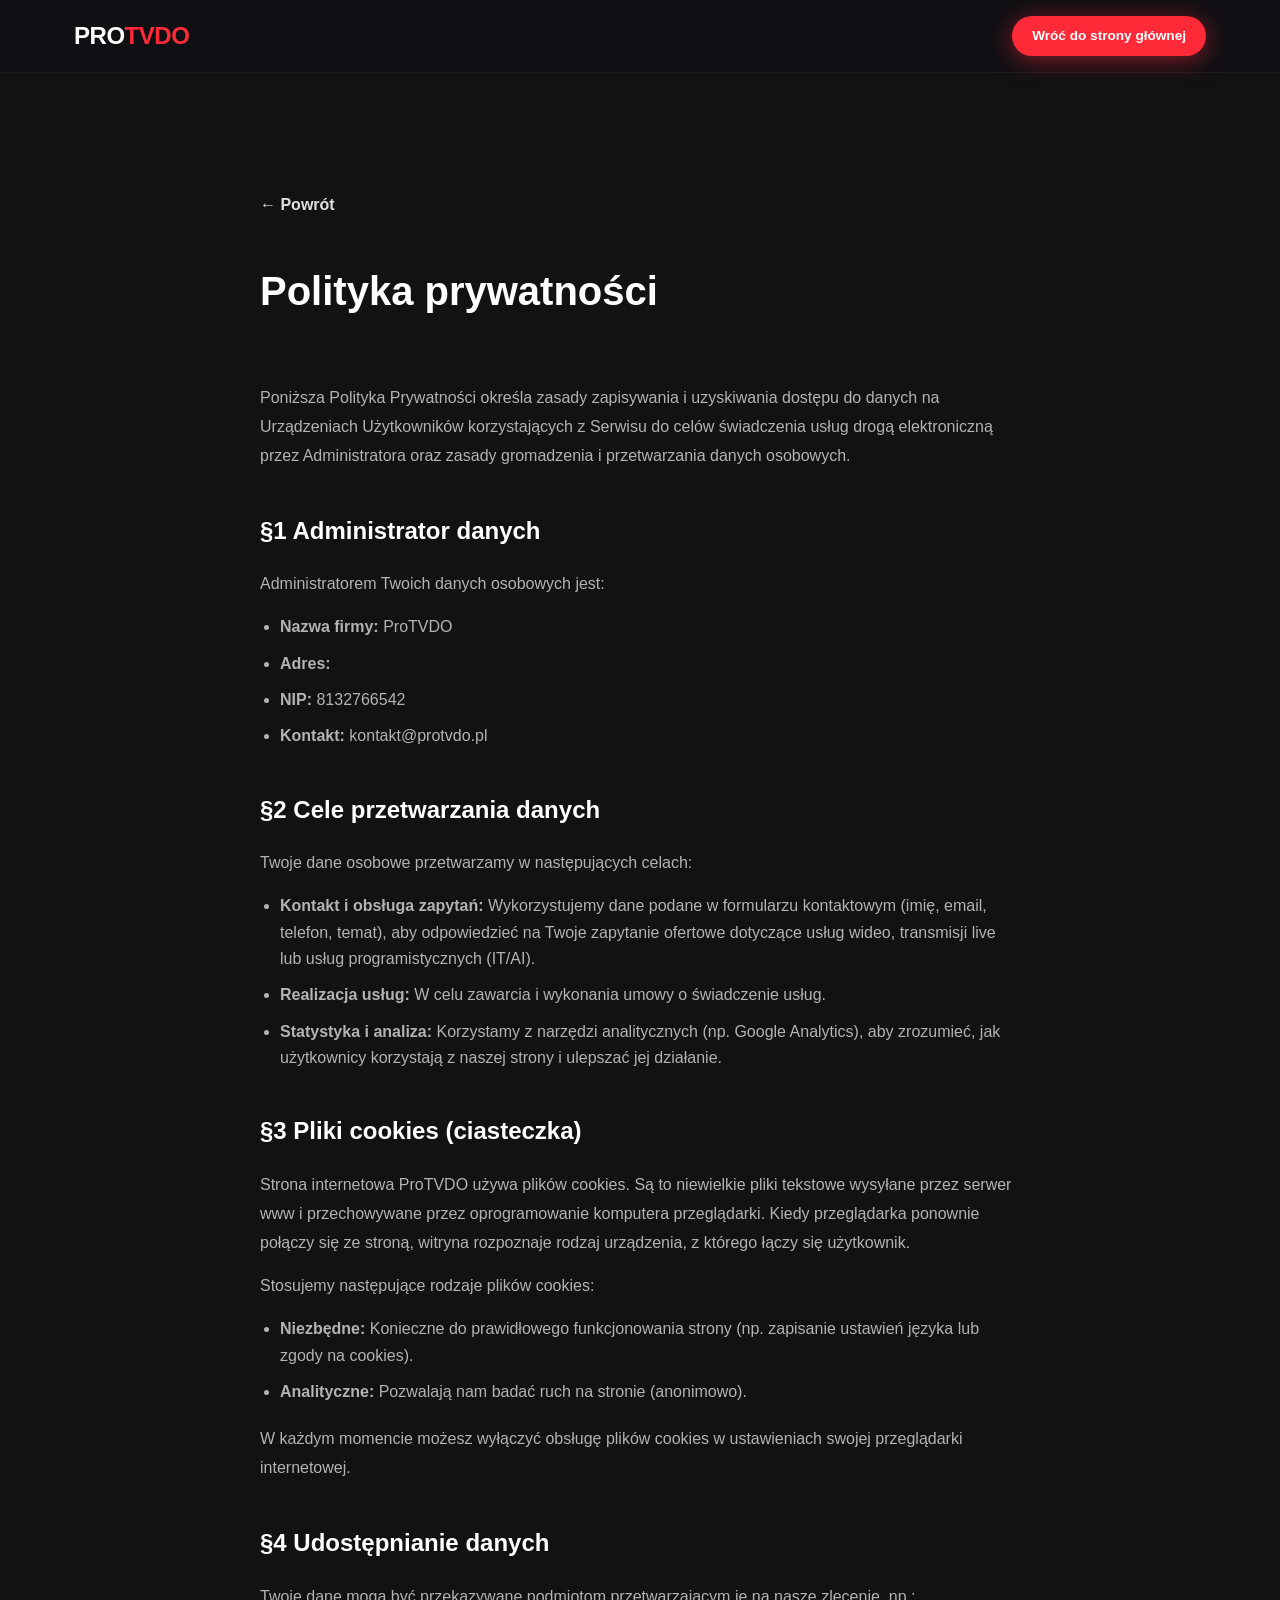
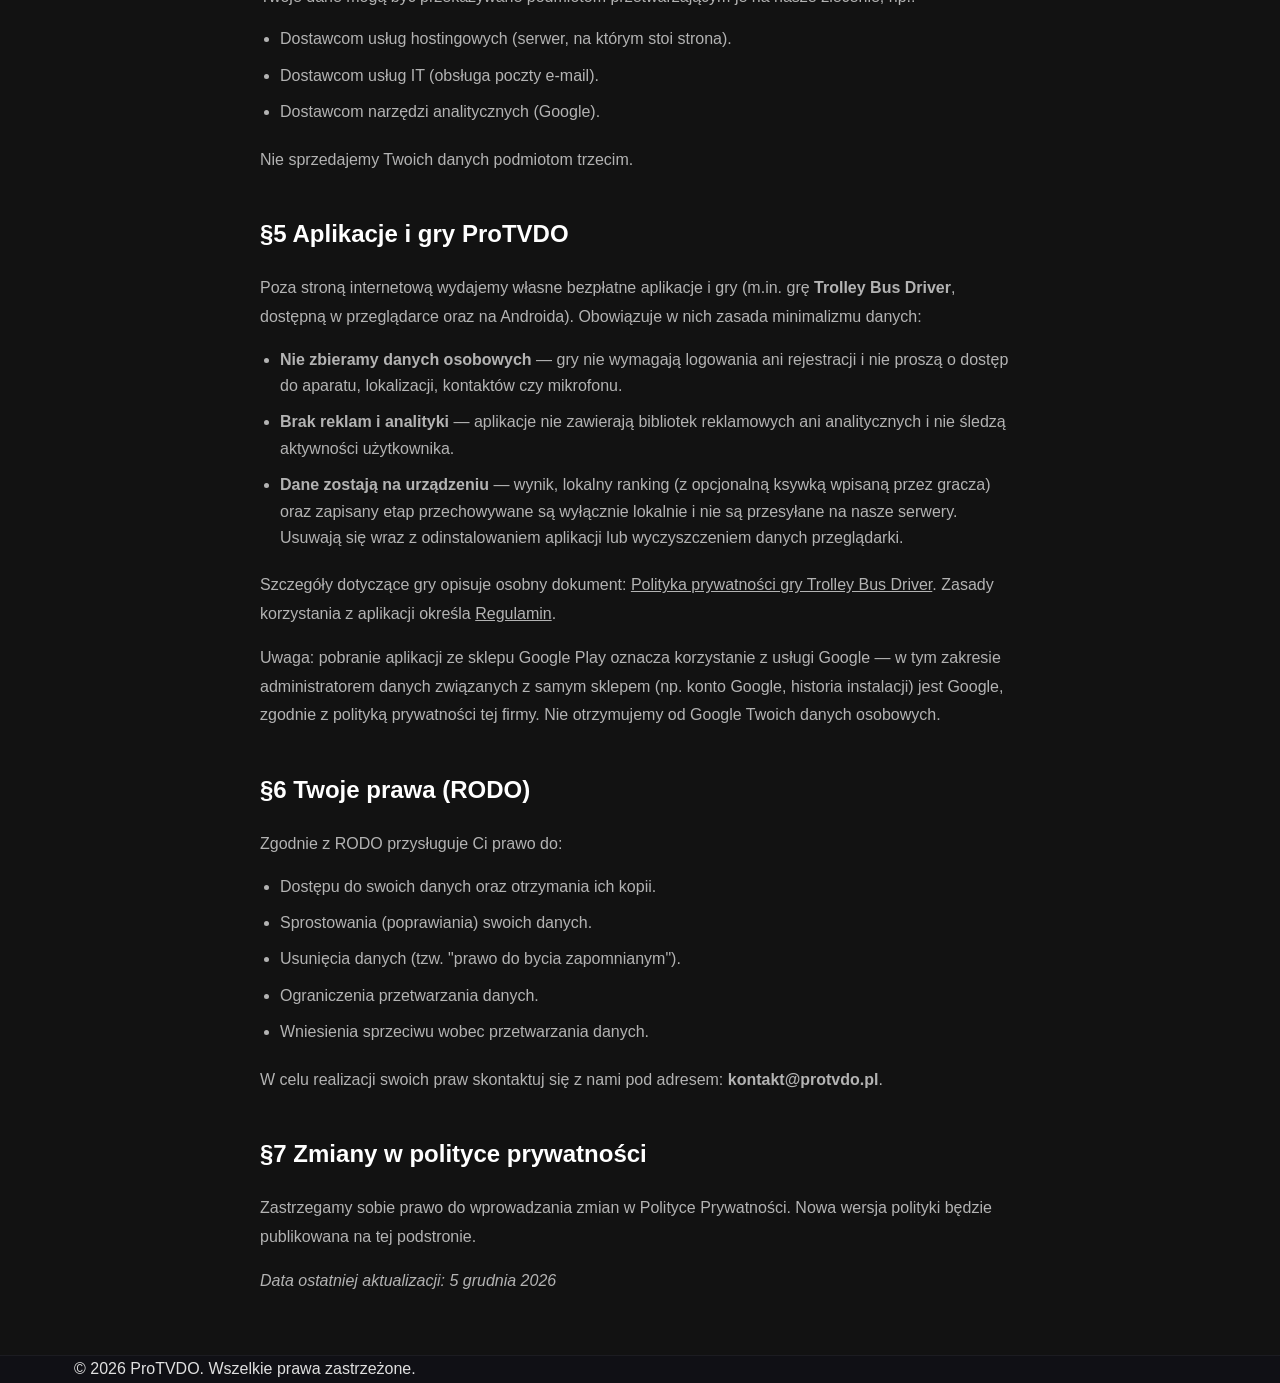
<file: polityka.html>
<!doctype html>
<html lang="pl">
	<head>
		<meta charset="UTF-8" />
		<meta name="viewport" content="width=device-width, initial-scale=1.0" />
		<title>Polityka prywatności | ProTVDO</title>
		<meta name="robots" content="noindex" />
		<link rel="stylesheet" href="css/style.css" />
		<link href="https://fonts.googleapis.com/css2?family=Montserrat:wght@300;400;600;700&display=swap" rel="stylesheet" />

		<style>
			body {
				background-color: #121212;
				color: #e0e0e0;
			}
			.policy-container {
				max-width: 800px;
				margin: 120px auto 60px;
				padding: 0 20px;
			}
			.policy-content h1 {
				color: white;
				font-size: 2.5rem;
				margin-bottom: 40px;
				border-bottom: 2px solid var(--primary-color); /* POPRAWKA: --primary-color zdefiniowane w style.css */
				padding-bottom: 20px;
			}
			.policy-content h2 {
				color: white;
				font-size: 1.5rem;
				margin-top: 40px;
				margin-bottom: 20px;
			}
			.policy-content p {
				margin-bottom: 15px;
				line-height: 1.8;
				color: #b3b3b3;
			}
			.policy-content ul {
				margin-bottom: 20px;
				padding-left: 20px;
				color: #b3b3b3;
			}
			.policy-content li {
				margin-bottom: 10px;
			}
			.back-btn {
				display: inline-block;
				margin-bottom: 40px;
				color: var(--primary-color);
				text-decoration: none;
				font-weight: 600;
			}
			.back-btn:hover {
				color: white;
				text-decoration: underline;
			}
		</style>
	</head>
	<body>
		<nav class="navbar">
			<div class="container nav-container">
				<a href="index.html" class="logo">PRO<span>TVDO</span></a>
				<a href="index.html" class="btn btn-primary btn-sm">Wróć do strony głównej</a>
			</div>
		</nav>

		<div class="policy-container">
			<a href="index.html" class="back-btn">&larr; Powrót</a>

			<div class="policy-content">
				<h1>Polityka prywatności</h1>

				<p>
					Poniższa Polityka Prywatności określa zasady zapisywania i uzyskiwania
					dostępu do danych na Urządzeniach Użytkowników korzystających z
					Serwisu do celów świadczenia usług drogą elektroniczną przez
					Administratora oraz zasady gromadzenia i przetwarzania danych osobowych.
				</p>

				<h2>§1 Administrator danych</h2>
				<p>Administratorem Twoich danych osobowych jest:</p>
				<ul>
					<!-- WAŻNE: uzupełnij poniższe dane przed publikacją (wymóg RODO art. 13) -->
					<li><strong>Nazwa firmy:</strong> ProTVDO</li>
					<li><strong>Adres:</strong> </li>
					<li><strong>NIP:</strong> 8132766542</li>
					<li><strong>Kontakt:</strong> kontakt@protvdo.pl</li>
				</ul>

				<h2>§2 Cele przetwarzania danych</h2>
				<p>Twoje dane osobowe przetwarzamy w następujących celach:</p>
				<ul>
					<li>
						<strong>Kontakt i obsługa zapytań:</strong> Wykorzystujemy dane
						podane w formularzu kontaktowym (imię, email, telefon, temat), aby
						odpowiedzieć na Twoje zapytanie ofertowe dotyczące usług wideo,
						transmisji live lub usług programistycznych (IT/AI).
					</li>
					<li>
						<strong>Realizacja usług:</strong> W celu zawarcia i wykonania umowy
						o świadczenie usług.
					</li>
					<li>
						<strong>Statystyka i analiza:</strong> Korzystamy z narzędzi
						analitycznych (np. Google Analytics), aby zrozumieć, jak użytkownicy
						korzystają z naszej strony i ulepszać jej działanie.
					</li>
				</ul>

				<h2>§3 Pliki cookies (ciasteczka)</h2>
				<p>
					Strona internetowa ProTVDO używa plików cookies. Są to niewielkie
					pliki tekstowe wysyłane przez serwer www i przechowywane przez
					oprogramowanie komputera przeglądarki. Kiedy przeglądarka ponownie
					połączy się ze stroną, witryna rozpoznaje rodzaj urządzenia, z którego
					łączy się użytkownik.
				</p>
				<p>Stosujemy następujące rodzaje plików cookies:</p>
				<ul>
					<li>
						<strong>Niezbędne:</strong> Konieczne do prawidłowego funkcjonowania
						strony (np. zapisanie ustawień języka lub zgody na cookies).
					</li>
					<li>
						<strong>Analityczne:</strong> Pozwalają nam badać ruch na stronie
						(anonimowo).
					</li>
				</ul>
				<p>
					W każdym momencie możesz wyłączyć obsługę plików cookies w
					ustawieniach swojej przeglądarki internetowej.
				</p>

				<h2>§4 Udostępnianie danych</h2>
				<p>Twoje dane mogą być przekazywane podmiotom przetwarzającym je na nasze zlecenie, np.:</p>
				<ul>
					<li>Dostawcom usług hostingowych (serwer, na którym stoi strona).</li>
					<li>Dostawcom usług IT (obsługa poczty e-mail).</li>
					<li>Dostawcom narzędzi analitycznych (Google).</li>
				</ul>
				<p>Nie sprzedajemy Twoich danych podmiotom trzecim.</p>

				<h2>§5 Aplikacje i gry ProTVDO</h2>
				<p>
					Poza stroną internetową wydajemy własne bezpłatne aplikacje i gry (m.in.
					grę <strong>Trolley Bus Driver</strong>, dostępną w przeglądarce oraz na
					Androida). Obowiązuje w nich zasada minimalizmu danych:
				</p>
				<ul>
					<li>
						<strong>Nie zbieramy danych osobowych</strong> — gry nie wymagają
						logowania ani rejestracji i nie proszą o dostęp do aparatu, lokalizacji,
						kontaktów czy mikrofonu.
					</li>
					<li>
						<strong>Brak reklam i analityki</strong> — aplikacje nie zawierają
						bibliotek reklamowych ani analitycznych i nie śledzą aktywności
						użytkownika.
					</li>
					<li>
						<strong>Dane zostają na urządzeniu</strong> — wynik, lokalny ranking
						(z opcjonalną ksywką wpisaną przez gracza) oraz zapisany etap
						przechowywane są wyłącznie lokalnie i nie są przesyłane na nasze
						serwery. Usuwają się wraz z odinstalowaniem aplikacji lub
						wyczyszczeniem danych przeglądarki.
					</li>
				</ul>
				<p>
					Szczegóły dotyczące gry opisuje osobny dokument:
					<a href="trolley-bus-driver-polityka.html">Polityka prywatności gry Trolley Bus Driver</a>.
					Zasady korzystania z aplikacji określa <a href="regulamin.html">Regulamin</a>.
				</p>
				<p>
					Uwaga: pobranie aplikacji ze sklepu Google Play oznacza korzystanie z usługi
					Google — w tym zakresie administratorem danych związanych z samym sklepem
					(np. konto Google, historia instalacji) jest Google, zgodnie z polityką
					prywatności tej firmy. Nie otrzymujemy od Google Twoich danych osobowych.
				</p>

				<h2>§6 Twoje prawa (RODO)</h2>
				<p>Zgodnie z RODO przysługuje Ci prawo do:</p>
				<ul>
					<li>Dostępu do swoich danych oraz otrzymania ich kopii.</li>
					<li>Sprostowania (poprawiania) swoich danych.</li>
					<li>Usunięcia danych (tzw. "prawo do bycia zapomnianym").</li>
					<li>Ograniczenia przetwarzania danych.</li>
					<li>Wniesienia sprzeciwu wobec przetwarzania danych.</li>
				</ul>
				<p>
					W celu realizacji swoich praw skontaktuj się z nami pod adresem:
					<strong>kontakt@protvdo.pl</strong>.
				</p>

				<h2>§7 Zmiany w polityce prywatności</h2>
				<p>
					Zastrzegamy sobie prawo do wprowadzania zmian w Polityce Prywatności.
					Nowa wersja polityki będzie publikowana na tej podstronie.
				</p>

				<!-- POPRAWKA: rok dynamiczny przez JS -->
				<p><em>Data ostatniej aktualizacji: <span id="update-year"></span></em></p>
			</div>
		</div>

		<footer>
			<div class="container footer-content">
				<!-- POPRAWKA: rok dynamiczny, spójny z index.html -->
				<p>&copy; <span class="footer-year"></span> ProTVDO. Wszelkie prawa zastrzeżone.</p>
			</div>
		</footer>

		<script>
			// Rok dynamiczny w stopce i dacie aktualizacji
			const year = new Date().getFullYear();
			document.querySelectorAll('.footer-year').forEach(el => el.textContent = year);
			const updateEl = document.getElementById('update-year');
			if (updateEl) updateEl.textContent = new Date().toLocaleDateString('pl-PL', { year: 'numeric', month: 'long', day: 'numeric' });
		</script>
	</body>
</html>
</file>
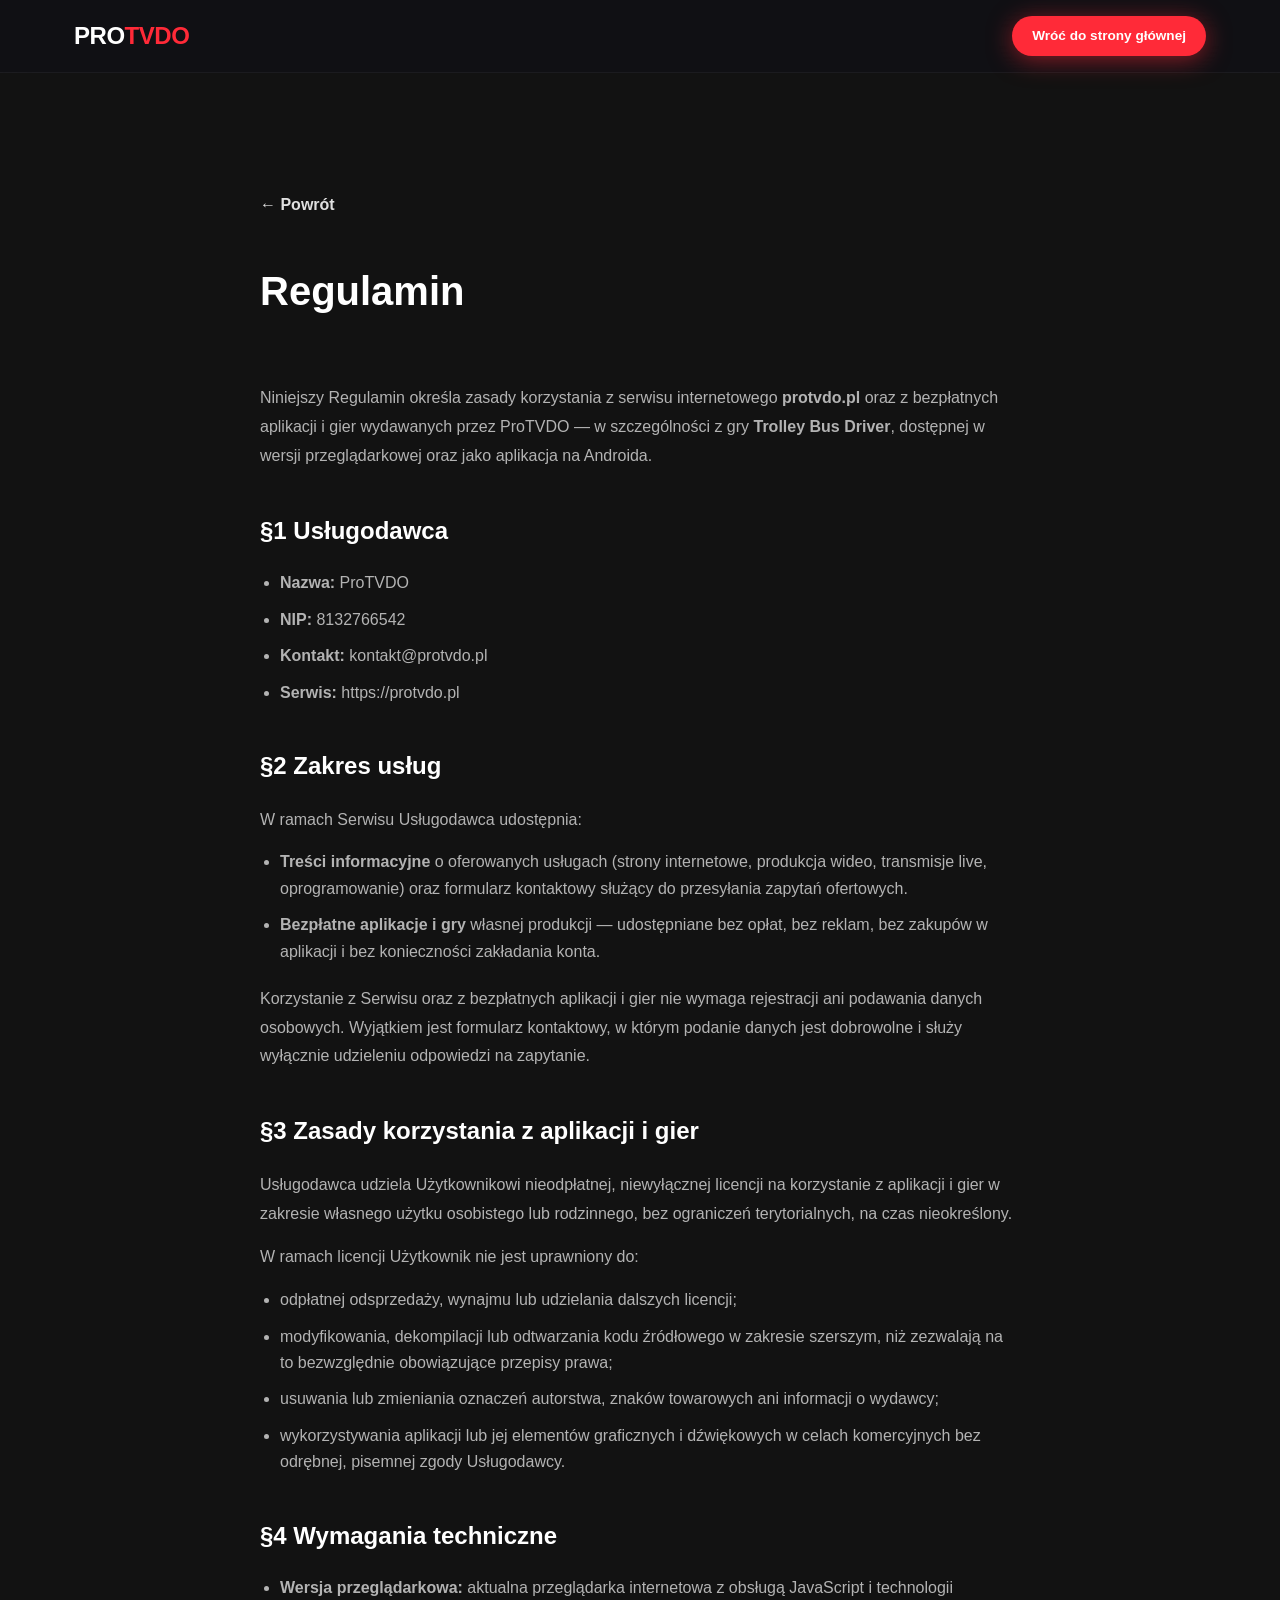
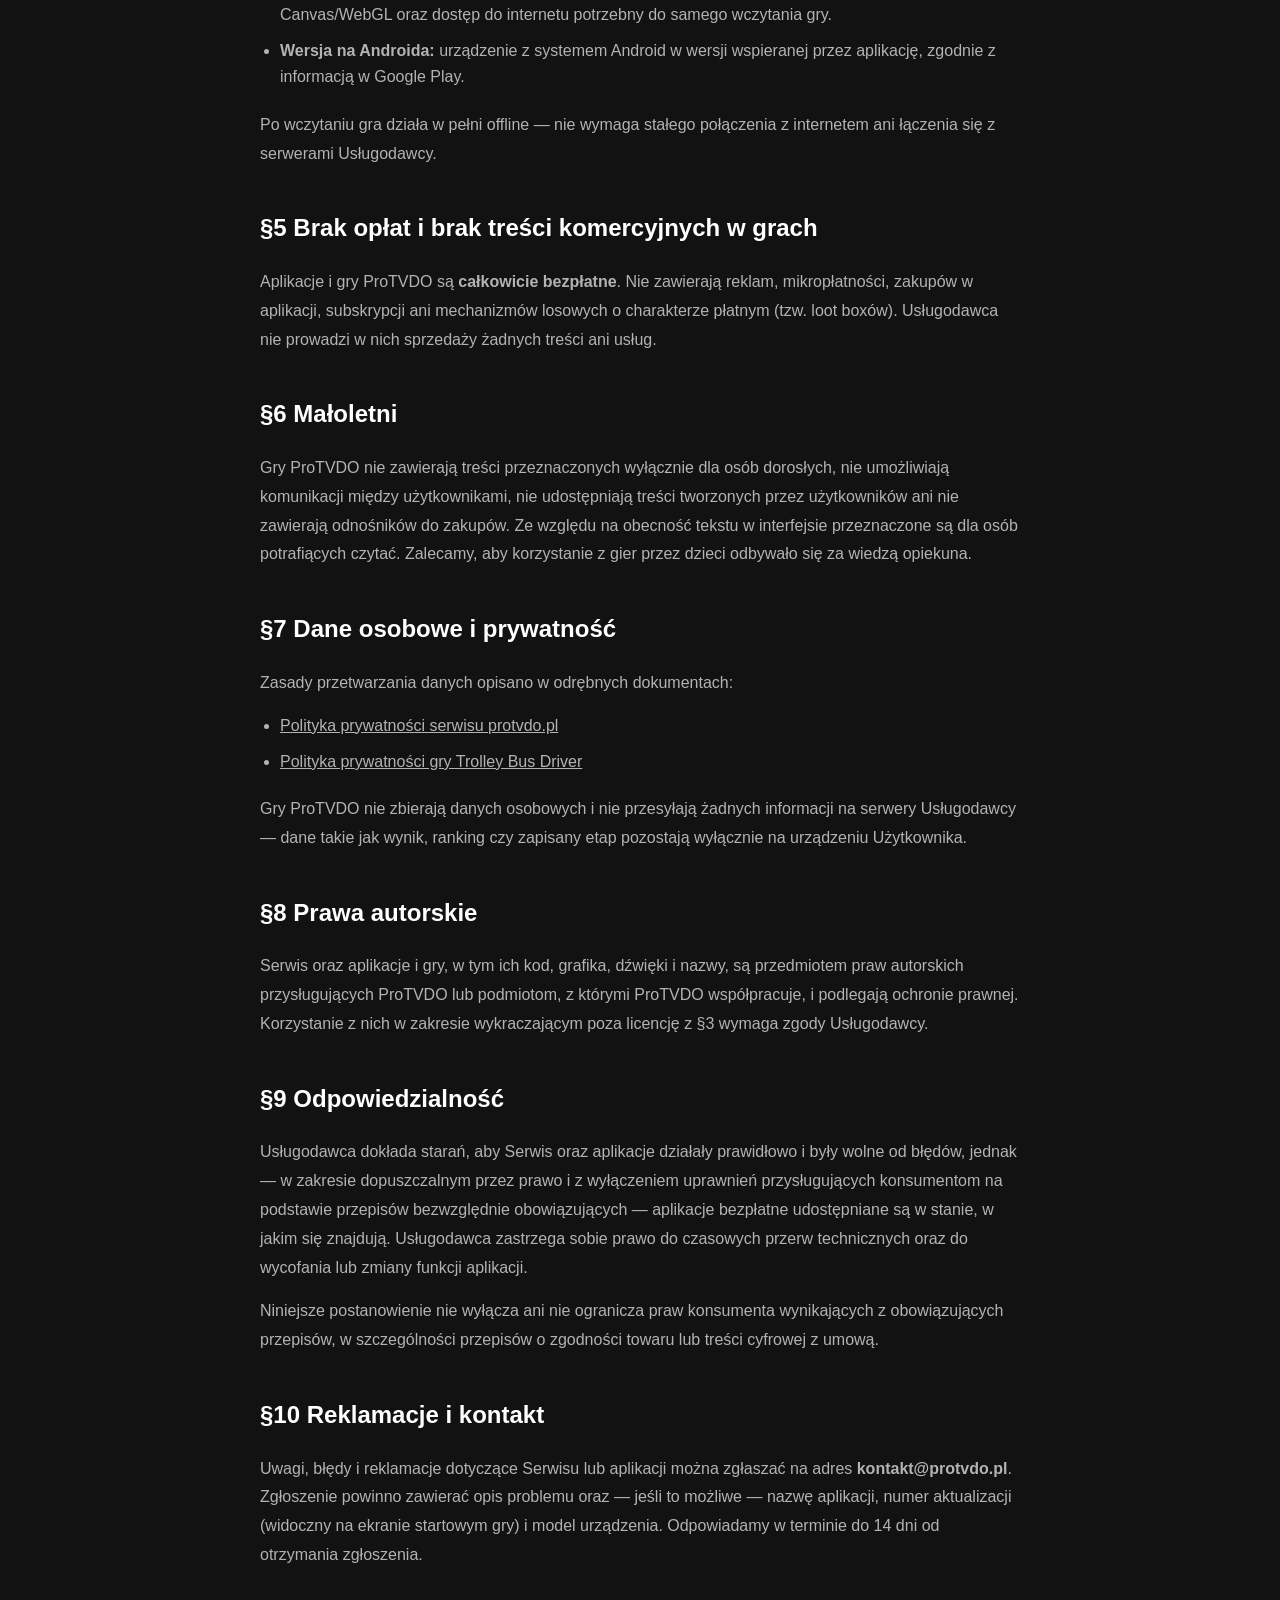
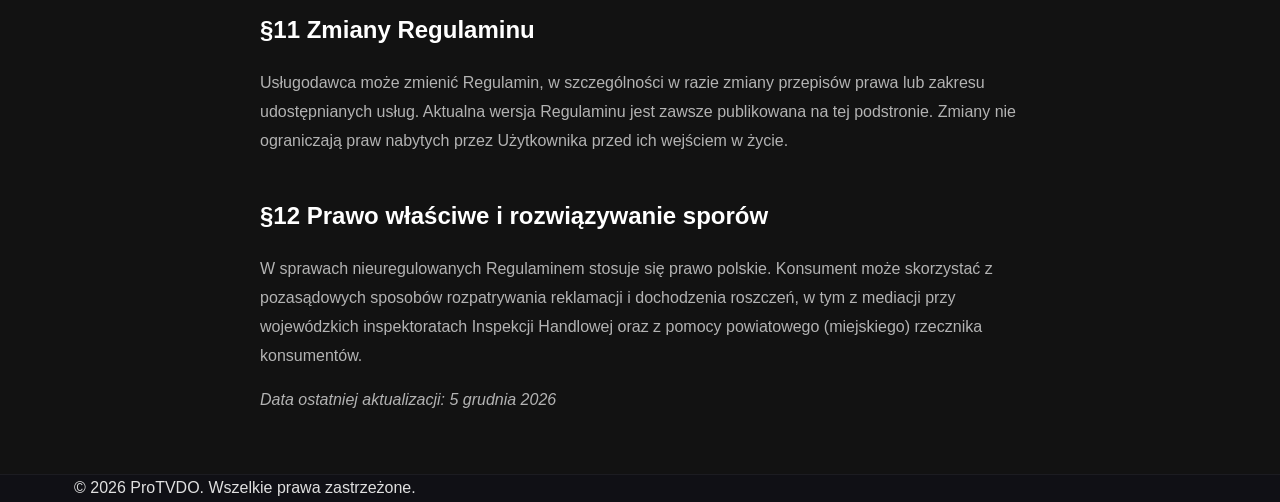
<file: regulamin.html>
<!doctype html>
<html lang="pl">
	<head>
		<meta charset="UTF-8" />
		<meta name="viewport" content="width=device-width, initial-scale=1.0" />
		<title>Regulamin | ProTVDO</title>
		<meta name="description" content="Regulamin korzystania z serwisu protvdo.pl oraz z bezpłatnych aplikacji i gier wydawanych przez ProTVDO." />
		<meta name="robots" content="index, follow" />
		<link rel="canonical" href="https://protvdo.pl/regulamin.html" />
		<link rel="stylesheet" href="css/style.css" />
		<link href="https://fonts.googleapis.com/css2?family=Montserrat:wght@300;400;600;700&display=swap" rel="stylesheet" />

		<style>
			body {
				background-color: #121212;
				color: #e0e0e0;
			}
			.policy-container {
				max-width: 800px;
				margin: 120px auto 60px;
				padding: 0 20px;
			}
			.policy-content h1 {
				color: white;
				font-size: 2.5rem;
				margin-bottom: 40px;
				border-bottom: 2px solid var(--primary-color);
				padding-bottom: 20px;
			}
			.policy-content h2 {
				color: white;
				font-size: 1.5rem;
				margin-top: 40px;
				margin-bottom: 20px;
			}
			.policy-content p {
				margin-bottom: 15px;
				line-height: 1.8;
				color: #b3b3b3;
			}
			.policy-content ul,
			.policy-content ol {
				margin-bottom: 20px;
				padding-left: 20px;
				color: #b3b3b3;
			}
			.policy-content li {
				margin-bottom: 10px;
			}
			.back-btn {
				display: inline-block;
				margin-bottom: 40px;
				color: var(--primary-color);
				text-decoration: none;
				font-weight: 600;
			}
			.back-btn:hover {
				color: white;
				text-decoration: underline;
			}
		</style>
	</head>
	<body>
		<nav class="navbar">
			<div class="container nav-container">
				<a href="index.html" class="logo">PRO<span>TVDO</span></a>
				<a href="index.html" class="btn btn-primary btn-sm">Wróć do strony głównej</a>
			</div>
		</nav>

		<div class="policy-container">
			<a href="index.html" class="back-btn">&larr; Powrót</a>

			<div class="policy-content">
				<h1>Regulamin</h1>

				<p>
					Niniejszy Regulamin określa zasady korzystania z serwisu internetowego
					<strong>protvdo.pl</strong> oraz z bezpłatnych aplikacji i gier wydawanych
					przez ProTVDO — w szczególności z gry <strong>Trolley Bus Driver</strong>,
					dostępnej w wersji przeglądarkowej oraz jako aplikacja na Androida.
				</p>

				<h2>§1 Usługodawca</h2>
				<ul>
					<li><strong>Nazwa:</strong> ProTVDO</li>
					<li><strong>NIP:</strong> 8132766542</li>
					<li><strong>Kontakt:</strong> kontakt@protvdo.pl</li>
					<li><strong>Serwis:</strong> https://protvdo.pl</li>
				</ul>

				<h2>§2 Zakres usług</h2>
				<p>W ramach Serwisu Usługodawca udostępnia:</p>
				<ul>
					<li>
						<strong>Treści informacyjne</strong> o oferowanych usługach (strony
						internetowe, produkcja wideo, transmisje live, oprogramowanie) oraz
						formularz kontaktowy służący do przesyłania zapytań ofertowych.
					</li>
					<li>
						<strong>Bezpłatne aplikacje i gry</strong> własnej produkcji — udostępniane
						bez opłat, bez reklam, bez zakupów w aplikacji i bez konieczności
						zakładania konta.
					</li>
				</ul>
				<p>
					Korzystanie z Serwisu oraz z bezpłatnych aplikacji i gier nie wymaga
					rejestracji ani podawania danych osobowych. Wyjątkiem jest formularz
					kontaktowy, w którym podanie danych jest dobrowolne i służy wyłącznie
					udzieleniu odpowiedzi na zapytanie.
				</p>

				<h2>§3 Zasady korzystania z aplikacji i gier</h2>
				<p>
					Usługodawca udziela Użytkownikowi nieodpłatnej, niewyłącznej licencji na
					korzystanie z aplikacji i gier w zakresie własnego użytku osobistego lub
					rodzinnego, bez ograniczeń terytorialnych, na czas nieokreślony.
				</p>
				<p>W ramach licencji Użytkownik nie jest uprawniony do:</p>
				<ul>
					<li>odpłatnej odsprzedaży, wynajmu lub udzielania dalszych licencji;</li>
					<li>
						modyfikowania, dekompilacji lub odtwarzania kodu źródłowego w zakresie
						szerszym, niż zezwalają na to bezwzględnie obowiązujące przepisy prawa;
					</li>
					<li>
						usuwania lub zmieniania oznaczeń autorstwa, znaków towarowych ani
						informacji o wydawcy;
					</li>
					<li>
						wykorzystywania aplikacji lub jej elementów graficznych i dźwiękowych w
						celach komercyjnych bez odrębnej, pisemnej zgody Usługodawcy.
					</li>
				</ul>

				<h2>§4 Wymagania techniczne</h2>
				<ul>
					<li>
						<strong>Wersja przeglądarkowa:</strong> aktualna przeglądarka internetowa
						z obsługą JavaScript i technologii Canvas/WebGL oraz dostęp do internetu
						potrzebny do samego wczytania gry.
					</li>
					<li>
						<strong>Wersja na Androida:</strong> urządzenie z systemem Android w
						wersji wspieranej przez aplikację, zgodnie z informacją w Google Play.
					</li>
				</ul>
				<p>
					Po wczytaniu gra działa w pełni offline — nie wymaga stałego połączenia z
					internetem ani łączenia się z serwerami Usługodawcy.
				</p>

				<h2>§5 Brak opłat i brak treści komercyjnych w grach</h2>
				<p>
					Aplikacje i gry ProTVDO są <strong>całkowicie bezpłatne</strong>. Nie
					zawierają reklam, mikropłatności, zakupów w aplikacji, subskrypcji ani
					mechanizmów losowych o charakterze płatnym (tzw. loot boxów). Usługodawca
					nie prowadzi w nich sprzedaży żadnych treści ani usług.
				</p>

				<h2>§6 Małoletni</h2>
				<p>
					Gry ProTVDO nie zawierają treści przeznaczonych wyłącznie dla osób
					dorosłych, nie umożliwiają komunikacji między użytkownikami, nie
					udostępniają treści tworzonych przez użytkowników ani nie zawierają
					odnośników do zakupów. Ze względu na obecność tekstu w interfejsie
					przeznaczone są dla osób potrafiących czytać. Zalecamy, aby korzystanie z
					gier przez dzieci odbywało się za wiedzą opiekuna.
				</p>

				<h2>§7 Dane osobowe i prywatność</h2>
				<p>
					Zasady przetwarzania danych opisano w odrębnych dokumentach:
				</p>
				<ul>
					<li><a href="polityka.html">Polityka prywatności serwisu protvdo.pl</a></li>
					<li>
						<a href="trolley-bus-driver-polityka.html">Polityka prywatności gry Trolley Bus Driver</a>
					</li>
				</ul>
				<p>
					Gry ProTVDO nie zbierają danych osobowych i nie przesyłają żadnych
					informacji na serwery Usługodawcy — dane takie jak wynik, ranking czy
					zapisany etap pozostają wyłącznie na urządzeniu Użytkownika.
				</p>

				<h2>§8 Prawa autorskie</h2>
				<p>
					Serwis oraz aplikacje i gry, w tym ich kod, grafika, dźwięki i nazwy, są
					przedmiotem praw autorskich przysługujących ProTVDO lub podmiotom, z
					którymi ProTVDO współpracuje, i podlegają ochronie prawnej. Korzystanie z
					nich w zakresie wykraczającym poza licencję z §3 wymaga zgody Usługodawcy.
				</p>

				<h2>§9 Odpowiedzialność</h2>
				<p>
					Usługodawca dokłada starań, aby Serwis oraz aplikacje działały prawidłowo i
					były wolne od błędów, jednak — w zakresie dopuszczalnym przez prawo i z
					wyłączeniem uprawnień przysługujących konsumentom na podstawie przepisów
					bezwzględnie obowiązujących — aplikacje bezpłatne udostępniane są w stanie,
					w jakim się znajdują. Usługodawca zastrzega sobie prawo do czasowych przerw
					technicznych oraz do wycofania lub zmiany funkcji aplikacji.
				</p>
				<p>
					Niniejsze postanowienie nie wyłącza ani nie ogranicza praw konsumenta
					wynikających z obowiązujących przepisów, w szczególności przepisów o
					zgodności towaru lub treści cyfrowej z umową.
				</p>

				<h2>§10 Reklamacje i kontakt</h2>
				<p>
					Uwagi, błędy i reklamacje dotyczące Serwisu lub aplikacji można zgłaszać na
					adres <strong>kontakt@protvdo.pl</strong>. Zgłoszenie powinno zawierać opis
					problemu oraz — jeśli to możliwe — nazwę aplikacji, numer aktualizacji
					(widoczny na ekranie startowym gry) i model urządzenia. Odpowiadamy w
					terminie do 14 dni od otrzymania zgłoszenia.
				</p>

				<h2>§11 Zmiany Regulaminu</h2>
				<p>
					Usługodawca może zmienić Regulamin, w szczególności w razie zmiany
					przepisów prawa lub zakresu udostępnianych usług. Aktualna wersja
					Regulaminu jest zawsze publikowana na tej podstronie. Zmiany nie ograniczają
					praw nabytych przez Użytkownika przed ich wejściem w życie.
				</p>

				<h2>§12 Prawo właściwe i rozwiązywanie sporów</h2>
				<p>
					W sprawach nieuregulowanych Regulaminem stosuje się prawo polskie.
					Konsument może skorzystać z pozasądowych sposobów rozpatrywania reklamacji
					i dochodzenia roszczeń, w tym z mediacji przy wojewódzkich inspektoratach
					Inspekcji Handlowej oraz z pomocy powiatowego (miejskiego) rzecznika
					konsumentów.
				</p>

				<p><em>Data ostatniej aktualizacji: <span id="update-date"></span></em></p>
			</div>
		</div>

		<footer>
			<div class="container footer-content">
				<p>&copy; <span class="footer-year"></span> ProTVDO. Wszelkie prawa zastrzeżone.</p>
			</div>
		</footer>

		<script>
			const year = new Date().getFullYear();
			document.querySelectorAll('.footer-year').forEach(el => el.textContent = year);
			const updateEl = document.getElementById('update-date');
			if (updateEl) updateEl.textContent = new Date().toLocaleDateString('pl-PL', { year: 'numeric', month: 'long', day: 'numeric' });
		</script>
	</body>
</html>
</file>
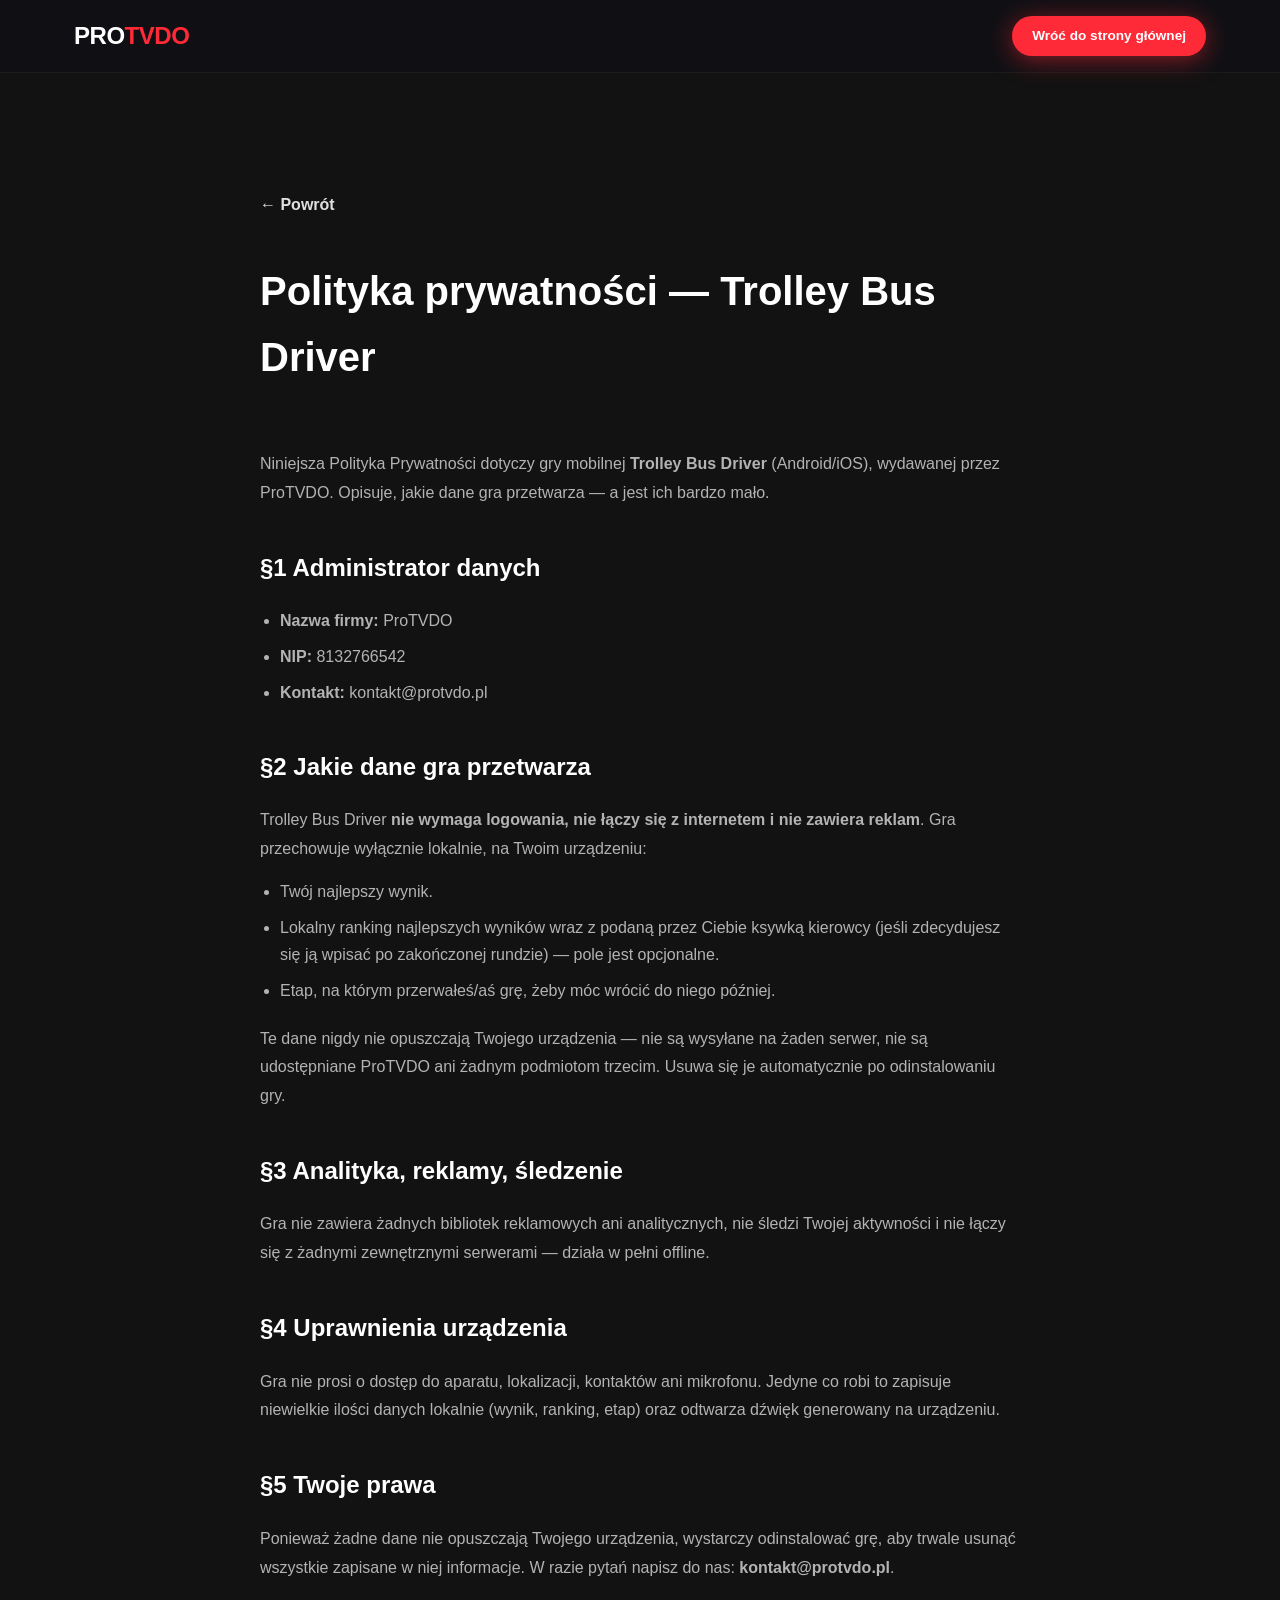
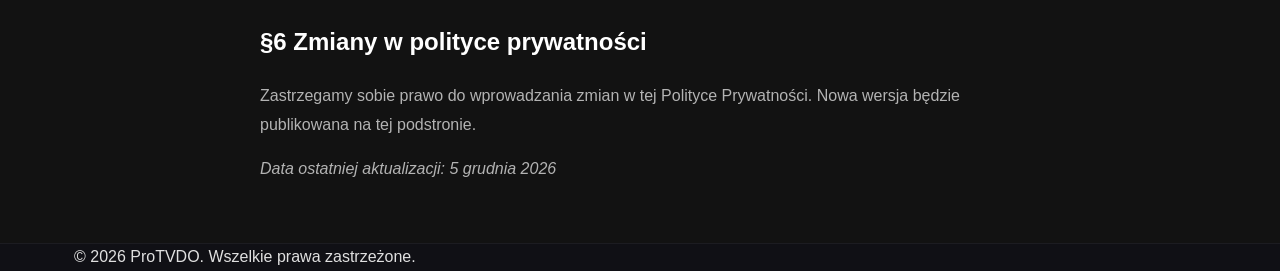
<file: trolley-bus-driver-polityka.html>
<!doctype html>
<html lang="pl">
	<head>
		<meta charset="UTF-8" />
		<meta name="viewport" content="width=device-width, initial-scale=1.0" />
		<title>Polityka prywatności — Trolley Bus Driver | ProTVDO</title>
		<meta name="robots" content="noindex" />
		<link rel="stylesheet" href="css/style.css" />
		<link href="https://fonts.googleapis.com/css2?family=Montserrat:wght@300;400;600;700&display=swap" rel="stylesheet" />

		<style>
			body {
				background-color: #121212;
				color: #e0e0e0;
			}
			.policy-container {
				max-width: 800px;
				margin: 120px auto 60px;
				padding: 0 20px;
			}
			.policy-content h1 {
				color: white;
				font-size: 2.5rem;
				margin-bottom: 40px;
				border-bottom: 2px solid var(--primary-color);
				padding-bottom: 20px;
			}
			.policy-content h2 {
				color: white;
				font-size: 1.5rem;
				margin-top: 40px;
				margin-bottom: 20px;
			}
			.policy-content p {
				margin-bottom: 15px;
				line-height: 1.8;
				color: #b3b3b3;
			}
			.policy-content ul {
				margin-bottom: 20px;
				padding-left: 20px;
				color: #b3b3b3;
			}
			.policy-content li {
				margin-bottom: 10px;
			}
			.back-btn {
				display: inline-block;
				margin-bottom: 40px;
				color: var(--primary-color);
				text-decoration: none;
				font-weight: 600;
			}
			.back-btn:hover {
				color: white;
				text-decoration: underline;
			}
		</style>
	</head>
	<body>
		<nav class="navbar">
			<div class="container nav-container">
				<a href="index.html" class="logo">PRO<span>TVDO</span></a>
				<a href="index.html" class="btn btn-primary btn-sm">Wróć do strony głównej</a>
			</div>
		</nav>

		<div class="policy-container">
			<a href="index.html" class="back-btn">&larr; Powrót</a>

			<div class="policy-content">
				<h1>Polityka prywatności — Trolley Bus Driver</h1>

				<p>
					Niniejsza Polityka Prywatności dotyczy gry mobilnej <strong>Trolley Bus Driver</strong>
					(Android/iOS), wydawanej przez ProTVDO. Opisuje, jakie dane gra przetwarza — a jest
					ich bardzo mało.
				</p>

				<h2>§1 Administrator danych</h2>
				<ul>
					<li><strong>Nazwa firmy:</strong> ProTVDO</li>
					<li><strong>NIP:</strong> 8132766542</li>
					<li><strong>Kontakt:</strong> kontakt@protvdo.pl</li>
				</ul>

				<h2>§2 Jakie dane gra przetwarza</h2>
				<p>
					Trolley Bus Driver <strong>nie wymaga logowania, nie łączy się z internetem i nie
					zawiera reklam</strong>. Gra przechowuje wyłącznie lokalnie, na Twoim urządzeniu:
				</p>
				<ul>
					<li>Twój najlepszy wynik.</li>
					<li>
						Lokalny ranking najlepszych wyników wraz z podaną przez Ciebie ksywką
						kierowcy (jeśli zdecydujesz się ją wpisać po zakończonej rundzie) —
						pole jest opcjonalne.
					</li>
					<li>Etap, na którym przerwałeś/aś grę, żeby móc wrócić do niego później.</li>
				</ul>
				<p>
					Te dane nigdy nie opuszczają Twojego urządzenia — nie są wysyłane na żaden
					serwer, nie są udostępniane ProTVDO ani żadnym podmiotom trzecim. Usuwa się je
					automatycznie po odinstalowaniu gry.
				</p>

				<h2>§3 Analityka, reklamy, śledzenie</h2>
				<p>
					Gra nie zawiera żadnych bibliotek reklamowych ani analitycznych, nie śledzi
					Twojej aktywności i nie łączy się z żadnymi zewnętrznymi serwerami — działa
					w pełni offline.
				</p>

				<h2>§4 Uprawnienia urządzenia</h2>
				<p>
					Gra nie prosi o dostęp do aparatu, lokalizacji, kontaktów ani mikrofonu.
					Jedyne co robi to zapisuje niewielkie ilości danych lokalnie (wynik, ranking,
					etap) oraz odtwarza dźwięk generowany na urządzeniu.
				</p>

				<h2>§5 Twoje prawa</h2>
				<p>
					Ponieważ żadne dane nie opuszczają Twojego urządzenia, wystarczy odinstalować
					grę, aby trwale usunąć wszystkie zapisane w niej informacje. W razie pytań
					napisz do nas: <strong>kontakt@protvdo.pl</strong>.
				</p>

				<h2>§6 Zmiany w polityce prywatności</h2>
				<p>
					Zastrzegamy sobie prawo do wprowadzania zmian w tej Polityce Prywatności. Nowa
					wersja będzie publikowana na tej podstronie.
				</p>

				<p><em>Data ostatniej aktualizacji: <span id="update-year"></span></em></p>
			</div>
		</div>

		<footer>
			<div class="container footer-content">
				<p>&copy; <span class="footer-year"></span> ProTVDO. Wszelkie prawa zastrzeżone.</p>
			</div>
		</footer>

		<script>
			const year = new Date().getFullYear();
			document.querySelectorAll('.footer-year').forEach(el => el.textContent = year);
			const updateEl = document.getElementById('update-year');
			if (updateEl) updateEl.textContent = new Date().toLocaleDateString('pl-PL', { year: 'numeric', month: 'long', day: 'numeric' });
		</script>
	</body>
</html>
</file>
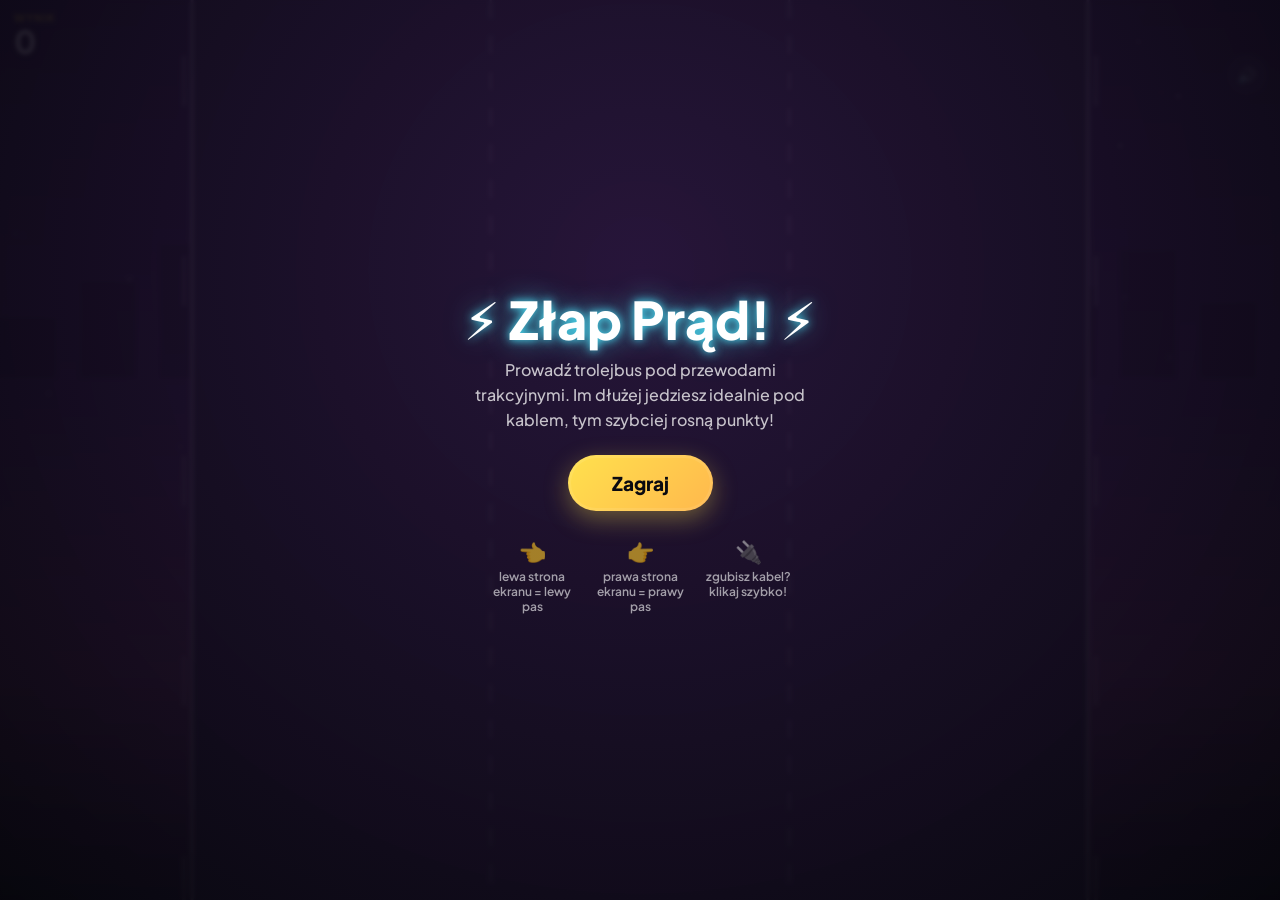
<file: zlap-prad.html>
<!doctype html>
<html lang="pl">
<head>
<meta charset="UTF-8" />
<meta name="viewport" content="width=device-width, initial-scale=1.0, maximum-scale=1.0, user-scalable=no, viewport-fit=cover" />
<title>Złap Prąd! — gra o trolejbusie | ProTVDO</title>
<meta name="description" content="Złap Prąd! — prosta gra zręcznościowa. Prowadź trolejbus pod przewodami trakcyjnymi i zbieraj punkty." />
<meta name="robots" content="noindex, follow" />
<link rel="preconnect" href="https://fonts.googleapis.com">
<link rel="preconnect" href="https://fonts.gstatic.com" crossorigin>
<link href="https://fonts.googleapis.com/css2?family=Plus+Jakarta+Sans:wght@500;700;800&display=swap" rel="stylesheet">
<style>
  :root{
    --neon-cyan:#4deaff;
    --neon-yellow:#ffe14d;
    --neon-pink:#ff4de3;
    --panel:#14141c;
    --panel-border:rgba(255,255,255,0.12);
  }
  *,*::before,*::after{margin:0;padding:0;box-sizing:border-box;}
  html,body{
    height:100%;
    overflow:hidden;
    background:#0a0a10;
    font-family:'Plus Jakarta Sans',system-ui,sans-serif;
    -webkit-font-smoothing:antialiased;
    touch-action:none;
    -webkit-user-select:none;
    user-select:none;
  }
  #game{position:fixed;inset:0;overflow:hidden;}
  canvas{display:block;width:100%;height:100%;}

  .hud{
    position:absolute;top:0;left:0;right:0;
    display:flex;justify-content:space-between;align-items:flex-start;
    padding:calc(12px + env(safe-area-inset-top)) 14px 0;
    pointer-events:none;
    font-weight:800;color:#fff;
    text-shadow:0 2px 8px rgba(0,0,0,0.6);
  }
  .hud .score-box{font-size:clamp(22px,6vw,32px);line-height:1;}
  .hud .score-box small{display:block;font-size:11px;font-weight:700;letter-spacing:.08em;color:var(--neon-yellow);opacity:.9;margin-bottom:2px;}
  .hud .mult{font-size:13px;font-weight:700;color:var(--neon-cyan);margin-top:4px;opacity:0;transition:opacity .2s;}
  .hud .mult.show{opacity:1;}
  .lives{display:flex;gap:6px;}
  .lives span{font-size:22px;filter:drop-shadow(0 2px 4px rgba(0,0,0,.6));transition:transform .2s;}
  .lives span.lost{opacity:.25;filter:grayscale(1);}

  .btn-round{
    position:absolute;top:calc(10px + env(safe-area-inset-top));right:14px;
    width:38px;height:38px;border-radius:50%;
    background:rgba(255,255,255,0.08);border:1px solid var(--panel-border);
    color:#fff;font-size:16px;display:flex;align-items:center;justify-content:center;
    pointer-events:auto;cursor:pointer;
  }
  #muteBtn{top:calc(56px + env(safe-area-inset-top));}

  .overlay{
    position:absolute;inset:0;
    display:flex;flex-direction:column;align-items:center;justify-content:center;
    text-align:center;padding:24px;
    background:radial-gradient(ellipse at 50% 30%, rgba(40,20,60,0.85), rgba(6,6,12,0.95));
    backdrop-filter:blur(2px);
  }
  .overlay.hidden{display:none;}
  .title{
    font-size:clamp(30px,9vw,52px);font-weight:800;
    color:#fff;
    text-shadow:0 0 10px var(--neon-cyan),0 0 28px rgba(77,234,255,.6);
    margin-bottom:6px;
  }
  .subtitle{color:rgba(255,255,255,0.75);font-size:clamp(13px,3.6vw,16px);font-weight:500;max-width:360px;margin-bottom:22px;line-height:1.55;}
  .subtitle b{color:var(--neon-yellow);font-weight:700;}
  .play-btn{
    font-family:inherit;font-weight:800;font-size:19px;color:#0a0a10;
    background:linear-gradient(135deg,var(--neon-yellow),#ffb84d);
    border:none;border-radius:999px;padding:16px 44px;cursor:pointer;
    box-shadow:0 8px 24px rgba(255,225,77,0.35), 0 0 0 3px rgba(255,255,255,0.08) inset;
    transition:transform .12s;
  }
  .play-btn:active{transform:scale(.96);}
  .howto{
    display:flex;gap:18px;margin-top:26px;color:rgba(255,255,255,0.6);font-size:12px;font-weight:600;
  }
  .howto div{display:flex;flex-direction:column;align-items:center;gap:4px;max-width:90px;}
  .howto .ico{font-size:22px;}

  .final-score{font-size:clamp(46px,16vw,80px);font-weight:800;color:var(--neon-yellow);text-shadow:0 0 20px rgba(255,225,77,.6);line-height:1;}
  .best-line{color:rgba(255,255,255,0.7);font-size:14px;font-weight:600;margin:10px 0 24px;}
  .best-line b{color:var(--neon-cyan);}

  #reconnectOverlay{
    position:absolute;inset:0;display:flex;flex-direction:column;align-items:center;justify-content:center;
    pointer-events:none;
  }
  #reconnectOverlay.hidden{display:none;}
  .zap-word{
    font-size:clamp(30px,10vw,54px);font-weight:800;color:var(--neon-yellow);
    text-shadow:0 0 18px rgba(255,225,77,.8);
    animation:pulse .35s infinite alternate;
  }
  @keyframes pulse{from{transform:scale(1);}to{transform:scale(1.12);}}
  .taps-left{margin-top:6px;font-size:16px;font-weight:700;color:#fff;text-shadow:0 2px 6px rgba(0,0,0,.6);}
  .timebar-wrap{width:140px;height:8px;border-radius:5px;background:rgba(255,255,255,0.2);margin-top:14px;overflow:hidden;}
  .timebar{height:100%;background:linear-gradient(90deg,var(--neon-pink),var(--neon-yellow));border-radius:5px;}

  .tap-zones{position:absolute;inset:0;display:flex;}
  .tap-zones div{flex:1;}
</style>
</head>
<body>
<div id="game">
  <canvas id="c"></canvas>
  <div class="tap-zones"><div id="zoneL"></div><div id="zoneR"></div></div>

  <div class="hud">
    <div class="score-box">
      <small>WYNIK</small>
      <span id="scoreVal">0</span>
      <div class="mult" id="multVal">x1.0</div>
    </div>
    <div class="lives" id="livesBox"></div>
  </div>

  <button class="btn-round" id="muteBtn" aria-label="Wycisz">🔊</button>

  <div id="reconnectOverlay" class="overlay hidden" style="background:transparent;backdrop-filter:none;">
    <div class="zap-word">KLIKAJ!⚡</div>
    <div class="taps-left" id="tapsLeft">5 razy</div>
    <div class="timebar-wrap"><div class="timebar" id="timeBar"></div></div>
  </div>

  <div id="startScreen" class="overlay">
    <div class="title">⚡ Złap Prąd! ⚡</div>
    <div class="subtitle">Prowadź trolejbus pod przewodami trakcyjnymi. Im dłużej jedziesz idealnie pod kablem, tym szybciej rosną punkty!</div>
    <button class="play-btn" id="playBtn">Zagraj</button>
    <div class="howto">
      <div><span class="ico">👈</span>lewa strona ekranu = lewy pas</div>
      <div><span class="ico">👉</span>prawa strona ekranu = prawy pas</div>
      <div><span class="ico">🔌</span>zgubisz kabel? klikaj szybko!</div>
    </div>
  </div>

  <div id="gameOverScreen" class="overlay hidden">
    <div class="subtitle" style="margin-bottom:0;font-weight:700;color:rgba(255,255,255,.85);">BZZZT! Wypadłeś z linii</div>
    <div class="final-score" id="finalScore">0</div>
    <div class="best-line">Najlepszy wynik: <b id="bestScore">0</b></div>
    <button class="play-btn" id="retryBtn">Jeszcze raz</button>
  </div>
</div>

<script>
(function(){
"use strict";

var canvas = document.getElementById('c');
var ctx = canvas.getContext('2d');
var DPR = Math.min(window.devicePixelRatio || 1, 2);
var W=0, H=0;

function resize(){
  W = window.innerWidth; H = window.innerHeight;
  canvas.width = W*DPR; canvas.height = H*DPR;
  canvas.style.width = W+'px'; canvas.style.height = H+'px';
  ctx.setTransform(DPR,0,0,DPR,0,0);
}
window.addEventListener('resize', resize);
resize();

/* ---------- audio (procedural, no files) ---------- */
var audioCtx = null, muted = false;
function ensureAudio(){ if(!audioCtx){ try{ audioCtx = new (window.AudioContext||window.webkitAudioContext)(); }catch(e){} } }
function beep(freq, dur, type, gain, glideTo){
  if(muted || !audioCtx) return;
  var t0 = audioCtx.currentTime;
  var osc = audioCtx.createOscillator();
  var g = audioCtx.createGain();
  osc.type = type || 'sine';
  osc.frequency.setValueAtTime(freq, t0);
  if(glideTo) osc.frequency.exponentialRampToValueAtTime(glideTo, t0+dur);
  g.gain.setValueAtTime(0, t0);
  g.gain.linearRampToValueAtTime(gain||0.15, t0+0.01);
  g.gain.exponentialRampToValueAtTime(0.001, t0+dur);
  osc.connect(g); g.connect(audioCtx.destination);
  osc.start(t0); osc.stop(t0+dur+0.02);
}
function sndTap(){ beep(520,0.06,'square',0.08); }
function sndBuzz(){
  if(muted || !audioCtx) return;
  var t0 = audioCtx.currentTime;
  var buf = audioCtx.createBuffer(1, audioCtx.sampleRate*0.35, audioCtx.sampleRate);
  var d = buf.getChannelData(0);
  for(var i=0;i<d.length;i++) d[i] = (Math.random()*2-1) * (1 - i/d.length);
  var src = audioCtx.createBufferSource(); src.buffer = buf;
  var filt = audioCtx.createBiquadFilter(); filt.type='bandpass'; filt.frequency.value=180;
  var g = audioCtx.createGain(); g.gain.setValueAtTime(0.35,t0); g.gain.exponentialRampToValueAtTime(0.001,t0+0.35);
  src.connect(filt); filt.connect(g); g.connect(audioCtx.destination);
  src.start(t0);
}
function sndSuccess(){ beep(660,0.09,'sine',0.14); setTimeout(function(){beep(880,0.14,'sine',0.14);},90); }
function sndLoseLife(){ beep(220,0.25,'sawtooth',0.12,110); }
function sndGameOver(){ beep(300,0.3,'sawtooth',0.1,90); }

document.getElementById('muteBtn').addEventListener('click', function(){
  muted = !muted;
  this.textContent = muted ? '🔇' : '🔊';
});

/* ---------- game constants ---------- */
var LANES = 3;
var ROAD_FRAC = 0.7;
var BUS_Y_FRAC = 0.78;
var GRACE = 70;
var BASE_SPEED = 230;
var MAX_SPEED_ADD = 260;
var MAX_LIVES = 3;
var TAPS_NEEDED = 5;
var RECONNECT_TIME = 3.0;

function laneX(lane){
  var roadW = W*ROAD_FRAC;
  var left = (W-roadW)/2;
  return left + roadW*( (lane+0.5)/LANES );
}
function roadEdges(){
  var roadW = W*ROAD_FRAC;
  var left = (W-roadW)/2;
  return {left:left, right:left+roadW};
}

/* ---------- state ---------- */
var state = 'start'; // start | playing | reconnecting | gameover
var score = 0, best = 0;
var lives = MAX_LIVES;
var busLane = 1;
var busDrawX = 0;
var scrollY = 0;
var speed = BASE_SPEED;
var alignedTime = 0;
var mult = 1;
var segments = [];
var particles = [];
var reconnectTapsLeft = TAPS_NEEDED;
var reconnectTimeLeft = RECONNECT_TIME;
var flashT = 0;
var stars = [];

try{ best = parseInt(localStorage.getItem('zlapprad_best')||'0',10) || 0; }catch(e){ best = 0; }

function initStars(){
  stars = [];
  for(var i=0;i<40;i++){
    stars.push({x:Math.random()*1, y:Math.random()*0.55, r:Math.random()*1.6+0.4, tw:Math.random()*Math.PI*2});
  }
}
initStars();

function randInt(a,b){ return a + Math.floor(Math.random()*(b-a+1)); }

function newSegment(fromLane, dStart){
  var lane;
  do { lane = randInt(0,LANES-1); } while(lane===fromLane && LANES>1);
  var len = randInt(230,430);
  var seg = { fromLane:fromLane, lane:lane, dStart:dStart, dEnd:dStart+len, obstacles:[] };
  for(var l=0;l<LANES;l++){
    if(l===lane) continue;
    if(Math.random()<0.55){
      seg.obstacles.push({
        lane:l,
        d: dStart + len*(0.25+Math.random()*0.5),
        color: Math.random()<0.5 ? '#3d6bd6' : '#c94b4b',
        kind: Math.random()<0.7 ? 'car':'cone'
      });
    }
  }
  return seg;
}

function resetTrack(){
  segments = [ { fromLane:1, lane:1, dStart:-400, dEnd:420, obstacles:[] } ];
  while(segments[segments.length-1].dEnd < 1200){
    var last = segments[segments.length-1];
    segments.push(newSegment(last.lane, last.dEnd));
  }
}

function ensureTrackAhead(){
  var last = segments[segments.length-1];
  while(last.dEnd < scrollY + H + 300){
    last = newSegment(last.lane, last.dEnd);
    segments.push(last);
  }
  while(segments.length>4 && segments[1].dEnd < scrollY - H) segments.shift();
}

function currentSegment(){
  for(var i=0;i<segments.length;i++){
    var s = segments[i];
    if(scrollY>=s.dStart && scrollY<s.dEnd) return s;
  }
  return segments[segments.length-1];
}

function wireValidLanes(seg){
  if(scrollY < seg.dStart + GRACE){
    return [seg.fromLane, seg.lane];
  }
  return [seg.lane];
}

/* ---------- lifecycle ---------- */
function startGame(){
  ensureAudio();
  score = 0; lives = MAX_LIVES; busLane = 1; busDrawX = laneX(1);
  scrollY = 0; speed = BASE_SPEED; alignedTime = 0; mult = 1;
  particles = [];
  state = 'playing';
  resetTrack();
  updateHUD();
  document.getElementById('startScreen').classList.add('hidden');
  document.getElementById('gameOverScreen').classList.add('hidden');
  document.getElementById('reconnectOverlay').classList.add('hidden');
  lastT = performance.now();
  requestAnimationFrame(loop);
}

function updateHUD(){
  document.getElementById('scoreVal').textContent = Math.floor(score);
  var mEl = document.getElementById('multVal');
  if(mult>1.02){ mEl.textContent = 'x'+mult.toFixed(1); mEl.classList.add('show'); }
  else mEl.classList.remove('show');
  var box = document.getElementById('livesBox');
  var html = '';
  for(var i=0;i<MAX_LIVES;i++){
    html += '<span class="'+(i<lives?'':'lost')+'">🦺</span>';
  }
  box.innerHTML = html;
}

function triggerDisconnect(){
  if(state!=='playing') return;
  state = 'reconnecting';
  mult = 1; alignedTime = 0;
  reconnectTapsLeft = TAPS_NEEDED;
  reconnectTimeLeft = RECONNECT_TIME;
  flashT = 0.25;
  sndBuzz();
  if(navigator.vibrate) navigator.vibrate(120);
  document.getElementById('tapsLeft').textContent = reconnectTapsLeft+' razy';
  document.getElementById('timeBar').style.width = '100%';
  document.getElementById('reconnectOverlay').classList.remove('hidden');
}

function reconnectTap(){
  if(state!=='reconnecting') return;
  reconnectTapsLeft--;
  sndTap();
  if(navigator.vibrate) navigator.vibrate(15);
  document.getElementById('tapsLeft').textContent = Math.max(reconnectTapsLeft,0)+' razy';
  if(reconnectTapsLeft<=0){
    var seg = currentSegment();
    busLane = seg.lane;
    state = 'playing';
    sndSuccess();
    document.getElementById('reconnectOverlay').classList.add('hidden');
  }
}

function loseLife(){
  lives--;
  updateHUD();
  document.getElementById('reconnectOverlay').classList.add('hidden');
  if(lives<=0){
    endGame();
  } else {
    sndLoseLife();
    var seg = currentSegment();
    busLane = seg.lane;
    state = 'playing';
  }
}

function endGame(){
  state = 'gameover';
  sndGameOver();
  if(score>best){
    best = Math.floor(score);
    try{ localStorage.setItem('zlapprad_best', String(best)); }catch(e){}
  }
  document.getElementById('finalScore').textContent = Math.floor(score);
  document.getElementById('bestScore').textContent = best;
  document.getElementById('reconnectOverlay').classList.add('hidden');
  document.getElementById('gameOverScreen').classList.remove('hidden');
}

/* ---------- input ---------- */
function moveLane(dir){
  if(state!=='playing') return;
  busLane = Math.max(0, Math.min(LANES-1, busLane+dir));
}
document.getElementById('zoneL').addEventListener('pointerdown', function(e){
  ensureAudio();
  if(state==='reconnecting') reconnectTap();
  else if(state==='playing') moveLane(-1);
  else if(state==='start') startGame();
});
document.getElementById('zoneR').addEventListener('pointerdown', function(e){
  ensureAudio();
  if(state==='reconnecting') reconnectTap();
  else if(state==='playing') moveLane(1);
  else if(state==='start') startGame();
});
window.addEventListener('keydown', function(e){
  if(e.code==='ArrowLeft') moveLane(-1);
  else if(e.code==='ArrowRight') moveLane(1);
  else if(state==='reconnecting') reconnectTap();
  else if(state==='start' && e.code==='Space') startGame();
});
document.getElementById('playBtn').addEventListener('click', startGame);
document.getElementById('retryBtn').addEventListener('click', startGame);

/* ---------- particles ---------- */
function spawnSpark(x,y){
  particles.push({
    x:x+(Math.random()*10-5), y:y,
    vx:(Math.random()*2-1)*40, vy:-40-Math.random()*60,
    life:0.4+Math.random()*0.3, age:0,
    color: Math.random()<0.5 ? '#4deaff' : '#ffe14d'
  });
}
function updateParticles(dt){
  for(var i=particles.length-1;i>=0;i--){
    var p = particles[i];
    p.age += dt;
    if(p.age>=p.life){ particles.splice(i,1); continue; }
    p.x += p.vx*dt; p.y += p.vy*dt; p.vy += 90*dt;
  }
}

/* ---------- update ---------- */
var lastT = 0;
function update(dt){
  if(state==='playing'){
    scrollY += speed*dt;
    speed = BASE_SPEED + Math.min(MAX_SPEED_ADD, score*0.045);
    ensureTrackAhead();

    var seg = currentSegment();
    var valid = wireValidLanes(seg);
    var aligned = valid.indexOf(busLane)!==-1;

    if(aligned){
      alignedTime += dt;
      mult = 1 + Math.min(4, alignedTime*0.5);
      score += (14*mult)*dt;
      if(Math.random() < dt*14){
        spawnSpark(laneX(busLane), H*BUS_Y_FRAC - 34);
      }
    } else {
      triggerDisconnect();
    }
  } else if(state==='reconnecting'){
    reconnectTimeLeft -= dt;
    document.getElementById('timeBar').style.width = Math.max(0,(reconnectTimeLeft/RECONNECT_TIME)*100)+'%';
    if(reconnectTimeLeft<=0){
      loseLife();
    }
  }

  var targetX = laneX(busLane);
  busDrawX += (targetX-busDrawX)*Math.min(1, dt*10);

  if(flashT>0) flashT = Math.max(0, flashT-dt);

  updateParticles(dt);
  updateHUD();
}

/* ---------- draw ---------- */
function screenY(d){ return H*BUS_Y_FRAC - (d - scrollY); }

function draw(){
  ctx.clearRect(0,0,W,H);

  var sky = ctx.createLinearGradient(0,0,0,H);
  sky.addColorStop(0,'#241736');
  sky.addColorStop(0.45,'#3a2150');
  sky.addColorStop(0.75,'#6b3159');
  sky.addColorStop(1,'#1a1220');
  ctx.fillStyle = sky;
  ctx.fillRect(0,0,W,H);

  ctx.fillStyle='#fff';
  for(var i=0;i<stars.length;i++){
    var s = stars[i];
    var tw = 0.5+0.5*Math.sin(s.tw + performance.now()*0.002);
    ctx.globalAlpha = 0.25+0.5*tw;
    ctx.beginPath();
    ctx.arc(s.x*W, s.y*H, s.r, 0, Math.PI*2);
    ctx.fill();
  }
  ctx.globalAlpha = 1;

  var edges = roadEdges();
  ctx.fillStyle = 'rgba(20,14,28,0.55)';
  var skylineOffset = (scrollY*0.15)%80;
  for(var bx=-80; bx<W+80; bx+=80){
    var bh = 60+((Math.floor((bx+skylineOffset)/80)*37)%90);
    ctx.fillRect(bx-(skylineOffset%80), H*0.42-bh, 56, bh);
  }

  ctx.fillStyle = '#232030';
  ctx.fillRect(edges.left, 0, edges.right-edges.left, H);

  ctx.strokeStyle='rgba(255,255,255,0.35)';
  ctx.lineWidth=2;
  ctx.setLineDash([18,18]);
  for(var lidx=1; lidx<LANES; lidx++){
    var lx = edges.left + (edges.right-edges.left)*(lidx/LANES);
    ctx.lineDashOffset = -scrollY*1.4;
    ctx.beginPath();
    ctx.moveTo(lx,0); ctx.lineTo(lx,H);
    ctx.stroke();
  }
  ctx.setLineDash([]);

  ctx.strokeStyle='rgba(255,255,255,0.5)';
  ctx.lineWidth=3;
  ctx.beginPath(); ctx.moveTo(edges.left,0); ctx.lineTo(edges.left,H); ctx.stroke();
  ctx.beginPath(); ctx.moveTo(edges.right,0); ctx.lineTo(edges.right,H); ctx.stroke();

  for(var pd=Math.floor((scrollY-H)/200)*200; pd<scrollY+H; pd+=200){
    var py = screenY(pd);
    drawPole(edges.left-8, py);
    drawPole(edges.right+8, py);
  }

  for(var si=0; si<segments.length; si++){
    var seg = segments[si];
    if(seg.dEnd<scrollY-100 || seg.dStart>scrollY+H+100) continue;
    for(var oi=0;oi<seg.obstacles.length;oi++){
      var ob = seg.obstacles[oi];
      var oy = screenY(ob.d);
      if(oy<-40||oy>H+40) continue;
      drawObstacle(laneX(ob.lane), oy, ob);
    }
  }

  drawWire();

  for(var i2=0;i2<particles.length;i2++){
    var p = particles[i2];
    var a = 1 - p.age/p.life;
    ctx.globalAlpha = a;
    ctx.fillStyle = p.color;
    ctx.beginPath();
    ctx.arc(p.x, p.y, 2.4*a+0.6, 0, Math.PI*2);
    ctx.fill();
  }
  ctx.globalAlpha = 1;

  drawBus();

  if(flashT>0){
    ctx.fillStyle = 'rgba(255,255,255,'+(flashT*1.6)+')';
    ctx.fillRect(0,0,W,H);
  }
}

function drawPole(x,y){
  ctx.strokeStyle='rgba(255,255,255,0.25)';
  ctx.lineWidth=4;
  ctx.beginPath();
  ctx.moveTo(x,y+4); ctx.lineTo(x,y-46);
  ctx.stroke();
}

function drawObstacle(x,y,ob){
  ctx.save();
  ctx.translate(x,y);
  if(ob.kind==='car'){
    ctx.fillStyle = ob.color;
    ctx.beginPath();
    if(ctx.roundRect) ctx.roundRect(-20,-12,40,24,6); else ctx.rect(-20,-12,40,24);
    ctx.fill();
    ctx.fillStyle='#111';
    ctx.beginPath(); ctx.arc(-12,12,5,0,Math.PI*2); ctx.fill();
    ctx.beginPath(); ctx.arc(12,12,5,0,Math.PI*2); ctx.fill();
  } else {
    ctx.fillStyle='#ff8a2b';
    ctx.beginPath();
    ctx.moveTo(0,-16); ctx.lineTo(14,12); ctx.lineTo(-14,12); ctx.closePath();
    ctx.fill();
    ctx.fillStyle='#fff';
    ctx.fillRect(-9,2,18,4);
  }
  ctx.restore();
}

function drawWire(){
  var pts = [];
  for(var si=0; si<segments.length; si++){
    var seg = segments[si];
    if(seg.dEnd<scrollY-50 || seg.dStart>scrollY+H+50) continue;
    pts.push({d:seg.dStart, x:laneX(seg.fromLane)});
    pts.push({d:seg.dStart+GRACE, x:laneX(seg.lane)});
    pts.push({d:seg.dEnd, x:laneX(seg.lane)});
  }
  if(pts.length<2) return;

  var mult2 = mult;
  var glow = 6 + (mult2-1)*10;
  ctx.save();
  ctx.shadowColor = 'rgba(77,234,255,0.9)';
  ctx.shadowBlur = glow;
  ctx.strokeStyle = '#bff4ff';
  ctx.lineWidth = 3;
  ctx.beginPath();
  for(var i=0;i<pts.length;i++){
    var y = screenY(pts[i].d);
    if(i===0) ctx.moveTo(pts[i].x,y); else ctx.lineTo(pts[i].x,y);
  }
  ctx.stroke();
  ctx.restore();
}

function drawBus(){
  var x = busDrawX;
  var y = H*BUS_Y_FRAC;
  var w = 64, h = 92;

  var seg = currentSegment();
  var wireX = laneX((scrollY<seg.dStart+GRACE) ? seg.lane : seg.lane);
  var aligned = state==='playing';

  ctx.save();
  ctx.strokeStyle = aligned ? 'rgba(255,255,255,0.5)' : 'rgba(255,80,80,0.5)';
  ctx.lineWidth = 2;
  ctx.beginPath();
  ctx.moveTo(x-10, y-h*0.42);
  ctx.lineTo(wireX, screenY(scrollY)+2);
  ctx.stroke();
  ctx.beginPath();
  ctx.moveTo(x+10, y-h*0.42);
  ctx.lineTo(wireX, screenY(scrollY)+2);
  ctx.stroke();
  ctx.restore();

  ctx.save();
  var glowColor = aligned ? '#4deaff' : '#ff5a5a';
  ctx.shadowColor = glowColor;
  ctx.shadowBlur = aligned ? (10+(mult-1)*10) : 14;

  ctx.fillStyle = '#2c6fe0';
  roundRectPath(x-w/2, y-h/2, w, h, 12);
  ctx.fill();

  ctx.fillStyle = '#ffe14d';
  roundRectPath(x-w/2, y-h*0.02, w, h*0.16, 3);
  ctx.fill();

  ctx.fillStyle = 'rgba(180,225,255,0.85)';
  roundRectPath(x-w/2+7, y-h/2+10, w-14, h*0.3, 6);
  ctx.fill();

  ctx.restore();

  ctx.fillStyle='#111';
  ctx.beginPath(); ctx.arc(x-w/2+8, y+h/2-4, 7,0,Math.PI*2); ctx.fill();
  ctx.beginPath(); ctx.arc(x+w/2-8, y+h/2-4, 7,0,Math.PI*2); ctx.fill();
}

function roundRectPath(x,y,w,h,r){
  ctx.beginPath();
  ctx.moveTo(x+r,y);
  ctx.arcTo(x+w,y,x+w,y+h,r);
  ctx.arcTo(x+w,y+h,x,y+h,r);
  ctx.arcTo(x,y+h,x,y,r);
  ctx.arcTo(x,y,x+w,y,r);
  ctx.closePath();
}

/* ---------- loop ---------- */
function loop(t){
  var dt = Math.min(0.05, (t-lastT)/1000 || 0);
  lastT = t;
  update(dt);
  draw();
  if(state!=='gameover' || true) requestAnimationFrame(loop);
}

draw();
})();
</script>
</body>
</html>
</file>
<file: css/style.css>
/* ═══════════════════════════════════════════
   ProTVDO — style.css (redesign 2026)
   Dark premium · Plus Jakarta Sans
═══════════════════════════════════════════ */

/* --- 1. CORE & VARIABLES --- */
:root {
  --primary:        #ff2a38;
  --primary-hover:  #e01420;
  --primary-glow:   rgba(255,42,56,0.5);
  --dark:           #101015;
  --dark-2:         #17171d;
  --dark-3:         #1f1f26;
  --dark-4:         #28282f;
  --card:           #18181e;
  --card-border:    rgba(255,255,255,0.12);
  --card-border-h:  rgba(255,42,56,0.6);
  --gray:           #7c7c84;
  --gray-light:     #b6b6be;
  --white:          #ffffff;
  --text:           rgba(255,255,255,0.92);
  --text-muted:     rgba(255,255,255,0.62);
  --radius-sm:      8px;
  --radius-md:      14px;
  --radius-lg:      20px;
  --radius-xl:      28px;
  --shadow:         0 4px 24px rgba(0,0,0,0.5);
  --shadow-lg:      0 16px 56px rgba(0,0,0,0.7);
  --transition:     0.28s cubic-bezier(0.4,0,0.2,1);
}

*, *::before, *::after { margin:0; padding:0; box-sizing:border-box; }

html { scroll-behavior: smooth; scroll-padding-top: 72px; }

body {
  font-family: 'Plus Jakarta Sans', sans-serif;
  background: var(--dark);
  color: var(--text);
  line-height: 1.65;
  overflow-x: hidden;
  padding-top: 72px;
  -webkit-font-smoothing: antialiased;
}

img { display:block; max-width:100%; }
a   { color:inherit; }

.container { max-width:1180px; margin:0 auto; padding:0 24px; }
.section    { padding:104px 0; }

/* Gradient text */
.gradient-text {
  background: linear-gradient(135deg, #ff5a5a 0%, #ff2a38 40%, #ff7b45 100%);
  -webkit-background-clip: text;
  -webkit-text-fill-color: transparent;
  background-clip: text;
}

.highlight { color: var(--primary); }

.section-label {
  display: inline-flex;
  align-items: center;
  gap: 8px;
  font-size: 0.72rem;
  font-weight: 700;
  letter-spacing: 0.14em;
  text-transform: uppercase;
  color: var(--primary);
  margin-bottom: 14px;
}
.section-label::before {
  content: '';
  display: block;
  width: 26px; height: 3px;
  background: var(--primary);
  border-radius: 2px;
  box-shadow: 0 0 12px var(--primary-glow);
}

.section-header {
  text-align: center;
  margin-bottom: 60px;
}
.section-header h2 {
  font-size: clamp(1.9rem, 3.5vw, 2.6rem);
  font-weight: 800;
  letter-spacing: -0.03em;
  margin-bottom: 14px;
}
.section-header p { color:var(--text-muted); max-width:480px; margin:0 auto; }

/* --- 2. GRID --- */
.grid-2 {
  display: grid;
  grid-template-columns: 1fr 1fr;
  gap: 64px;
  align-items: center;
}

/* --- 3. BUTTONS --- */
.btn {
  display: inline-flex;
  align-items: center;
  gap: 10px;
  padding: 14px 28px;
  border-radius: 50px;
  text-decoration: none;
  font-weight: 700;
  font-size: 0.95rem;
  font-family: inherit;
  transition: var(--transition);
  cursor: pointer;
  border: none;
  white-space: nowrap;
  position: relative;
  overflow: hidden;
}
.btn-lg { padding: 16px 36px; font-size: 1rem; }
.btn-sm { padding: 9px 20px; font-size: 0.85rem; }
.full-width { width:100%; justify-content:center; }

.btn-primary {
  background: var(--primary);
  color: white;
  box-shadow: 0 4px 24px var(--primary-glow);
}
.btn-primary::before {
  content: '';
  position: absolute;
  inset: 0;
  background: linear-gradient(135deg, rgba(255,255,255,0.15), transparent);
  opacity: 0;
  transition: var(--transition);
}
.btn-primary:hover {
  background: var(--primary-hover);
  transform: translateY(-2px);
  box-shadow: 0 8px 32px var(--primary-glow);
}
.btn-primary:hover::before { opacity: 1; }

.btn-ghost {
  background: rgba(255,255,255,0.05);
  color: white;
  border: 1px solid rgba(255,255,255,0.12);
}
.btn-ghost:hover {
  background: rgba(255,255,255,0.1);
  border-color: rgba(255,255,255,0.22);
  transform: translateY(-2px);
}

/* --- 4. SCROLL PROGRESS --- */
.scroll-progress {
  position: fixed;
  top: 0; left: 0;
  height: 2px;
  width: 0%;
  background: linear-gradient(90deg, var(--primary), #ff6b35);
  z-index: 9999;
  transition: width 0.1s linear;
}

/* --- 5. NAVIGATION --- */
.navbar {
  position: fixed;
  top:0; left:0;
  width: 100%;
  z-index: 2000;
  background: rgba(16,16,21,0.82);
  backdrop-filter: blur(24px);
  -webkit-backdrop-filter: blur(24px);
  border-bottom: 1px solid rgba(255,255,255,0.05);
  transition: var(--transition);
}
.nav-container {
  display: flex;
  justify-content: space-between;
  align-items: center;
  height: 72px;
}
.logo {
  font-size: 1.5rem;
  font-weight: 800;
  color: white;
  text-decoration: none;
  letter-spacing: -0.02em;
}
.logo span { color: var(--primary); }

.nav-links {
  display: flex;
  list-style: none;
  gap: 2px;
  align-items: center;
}
.nav-links a {
  color: var(--text-muted);
  text-decoration: none;
  font-weight: 600;
  font-size: 0.88rem;
  padding: 6px 13px;
  border-radius: 50px;
  transition: var(--transition);
}
.nav-links a:hover,
.nav-links a.active { color:white; background:rgba(255,255,255,0.07); }

.btn-contact {
  background: var(--primary) !important;
  color: white !important;
  padding: 8px 18px !important;
  border-radius: 50px;
  margin-left: 8px;
  box-shadow: 0 4px 16px var(--primary-glow);
}
.btn-contact:hover {
  background: var(--primary-hover) !important;
  color: white !important;
  transform: translateY(-1px);
}

.hamburger {
  display: none;
  flex-direction: column;
  gap: 5px;
  background: none;
  border: none;
  cursor: pointer;
  padding: 6px;
}
.bar { display:block; width:22px; height:2px; background:white; border-radius:2px; transition:var(--transition); }
.hamburger.open .bar:nth-child(1) { transform: translateY(7px) rotate(45deg); }
.hamburger.open .bar:nth-child(2) { opacity:0; transform:scaleX(0); }
.hamburger.open .bar:nth-child(3) { transform: translateY(-7px) rotate(-45deg); }

/* --- 6. HERO --- */
.hero {
  min-height: calc(100vh - 72px);
  display: flex;
  align-items: center;
  justify-content: center;
  text-align: center;
  position: relative;
  overflow: hidden;
}
.hero-bg { position:absolute; inset:0; pointer-events:none; }

.hero-mesh {
  position: absolute;
  inset: 0;
  background:
    radial-gradient(ellipse 90% 70% at 50% -10%, rgba(255,42,56,0.18) 0%, transparent 65%),
    radial-gradient(ellipse 50% 60% at 85% 90%, rgba(255,42,56,0.07) 0%, transparent 55%),
    radial-gradient(ellipse 40% 40% at 10% 80%, rgba(255,80,0,0.05) 0%, transparent 50%),
    var(--dark);
}
.hero-orb {
  position: absolute;
  border-radius: 50%;
  filter: blur(80px);
  opacity: 0.15;
  animation: orbFloat 12s ease-in-out infinite;
}
.hero-orb-1 {
  width: 500px; height: 500px;
  background: var(--primary);
  top: -150px; left: -100px;
  animation-delay: 0s;
}
.hero-orb-2 {
  width: 400px; height: 400px;
  background: #ff6b35;
  bottom: -100px; right: -100px;
  animation-delay: -6s;
}
@keyframes orbFloat {
  0%,100% { transform: translate(0,0) scale(1); }
  33%      { transform: translate(40px,-30px) scale(1.05); }
  66%      { transform: translate(-20px,20px) scale(0.97); }
}
.hero-noise {
  position: absolute;
  inset: 0;
  background-image: url("data:image/svg+xml,%3Csvg viewBox='0 0 200 200' xmlns='http://www.w3.org/2000/svg'%3E%3Cfilter id='n'%3E%3CfeTurbulence type='fractalNoise' baseFrequency='0.9' numOctaves='4' stitchTiles='stitch'/%3E%3C/filter%3E%3Crect width='100%25' height='100%25' filter='url(%23n)' opacity='0.03'/%3E%3C/svg%3E");
  background-size: 200px;
  opacity: 0.4;
}
.hero-grid {
  position: absolute;
  inset: 0;
  background-image:
    linear-gradient(rgba(255,255,255,0.02) 1px, transparent 1px),
    linear-gradient(90deg, rgba(255,255,255,0.02) 1px, transparent 1px);
  background-size: 64px 64px;
  mask-image: radial-gradient(ellipse 80% 80% at 50% 50%, black, transparent);
}

.hero-content { position:relative; z-index:1; max-width:820px; }

.hero-badge {
  display: inline-flex;
  align-items: center;
  gap: 10px;
  background: rgba(255,42,56,0.08);
  border: 1px solid rgba(255,42,56,0.2);
  color: rgba(255,120,120,0.9);
  font-size: 0.8rem;
  font-weight: 600;
  padding: 7px 18px;
  border-radius: 50px;
  margin-bottom: 32px;
}
.live-dot {
  position: relative;
  width: 8px; height: 8px;
  background: var(--primary);
  border-radius: 50%;
}
.live-dot::after {
  content: '';
  position: absolute;
  inset: -4px;
  border-radius: 50%;
  background: var(--primary);
  opacity: 0.4;
  animation: livePulse 2s ease infinite;
}
@keyframes livePulse {
  0%,100% { transform:scale(1); opacity:0.4; }
  50%      { transform:scale(2); opacity:0; }
}

.hero h1 {
  font-size: clamp(2.6rem, 6.5vw, 4.4rem);
  font-weight: 800;
  line-height: 1.08;
  letter-spacing: -0.04em;
  margin-bottom: 24px;
}
.hero-line { display: block; }

.hero-desc {
  font-size: 1.1rem;
  color: var(--text-muted);
  max-width: 580px;
  margin: 0 auto 40px;
  line-height: 1.75;
}
.hero-desc strong { color:var(--text); }

.hero-buttons {
  display: flex;
  gap: 12px;
  justify-content: center;
  flex-wrap: wrap;
  margin-bottom: 60px;
}

.hero-stats {
  display: inline-flex;
  align-items: center;
  gap: 36px;
  background: rgba(255,255,255,0.03);
  border: 1px solid rgba(255,255,255,0.07);
  padding: 20px 36px;
  border-radius: var(--radius-xl);
  backdrop-filter: blur(10px);
}
.stat-item { text-align:center; position:relative; }
.stat-item strong {
  display: block;
  font-size: 1.8rem;
  font-weight: 800;
  letter-spacing: -0.03em;
  line-height: 1;
}
.counter-suffix { font-size: 1.4rem; font-weight: 800; }
.stat-item span  { font-size:0.72rem; color:var(--text-muted); text-transform:uppercase; letter-spacing:0.07em; margin-top:4px; display:block; }
.stat-divider    { width:1px; height:40px; background:rgba(255,255,255,0.08); }

.scroll-indicator {
  position: absolute;
  bottom: 32px;
  left: 50%;
  transform: translateX(-50%);
  color: var(--text-muted);
  font-size: 0.9rem;
  text-decoration: none;
  animation: bounce 2.6s ease infinite;
  width: 36px; height: 36px;
  border: 1px solid rgba(255,255,255,0.1);
  border-radius: 50%;
  display: flex;
  align-items: center;
  justify-content: center;
}
@keyframes bounce {
  0%,100% { transform:translateX(-50%) translateY(0); }
  50%      { transform:translateX(-50%) translateY(8px); }
}

/* --- 7. REVEAL ANIMATIONS --- */
[data-reveal],
.reveal-up, .reveal-left, .reveal-right {
  opacity: 0;
  transition: opacity 0.7s ease, transform 0.7s ease;
}
[data-reveal]       { transform: translateY(20px); }
.reveal-up          { transform: translateY(32px); }
.reveal-left        { transform: translateX(-32px); }
.reveal-right       { transform: translateX(32px); }

[data-reveal].visible,
.reveal-up.visible,
.reveal-left.visible,
.reveal-right.visible {
  opacity: 1;
  transform: translate(0);
}

/* --- 8. ABOUT --- */
.about { background: var(--dark-2); }
.about-img-wrapper {
  position: relative;
  border-radius: var(--radius-lg);
  overflow: visible;
}
.img-glow {
  position: absolute;
  inset: -2px;
  border-radius: calc(var(--radius-lg) + 2px);
  background: linear-gradient(135deg, rgba(255,42,56,0.4), transparent 60%);
  z-index: 0;
  filter: blur(1px);
}
.about-img {
  position: relative;
  z-index: 1;
  width: 100%;
  height: auto;
  border-radius: var(--radius-lg);
  transition: 0.5s ease;
  border: 1px solid rgba(255,255,255,0.06);
}
.about-img:hover { transform:scale(1.02); }
.about-badge {
  position: absolute;
  bottom: 20px; left: 20px;
  z-index: 2;
  background: rgba(8,8,8,0.9);
  backdrop-filter: blur(16px);
  border: 1px solid rgba(255,255,255,0.1);
  color: white;
  padding: 10px 18px;
  border-radius: 50px;
  font-size: 0.85rem;
  font-weight: 700;
  display: flex;
  align-items: center;
  gap: 8px;
}
.about-badge i { color:var(--primary); }
.about-year-chip {
  position: absolute;
  top: 20px; right: 20px;
  z-index: 2;
  background: var(--primary);
  color: white;
  padding: 8px 16px;
  border-radius: 50px;
  font-size: 0.8rem;
  font-weight: 700;
  display: flex;
  align-items: center;
  gap: 5px;
}
.about-year-chip span { opacity:0.8; font-weight:500; }
.about-year-chip strong { font-size:1rem; }

.about-text h2 {
  font-size: clamp(1.9rem, 3.5vw, 2.6rem);
  font-weight: 800;
  line-height: 1.12;
  letter-spacing: -0.03em;
  margin-bottom: 18px;
}
.about-text p { color:var(--text-muted); margin-bottom:14px; }
.features-list {
  list-style: none;
  margin-top: 28px;
  display: grid;
  grid-template-columns: 1fr 1fr;
  gap: 14px;
}
.features-list li {
  display: flex;
  align-items: center;
  gap: 10px;
  font-size: 0.9rem;
  font-weight: 600;
  padding: 10px 14px;
  background: rgba(255,255,255,0.03);
  border: 1px solid rgba(255,255,255,0.05);
  border-radius: var(--radius-sm);
}
.features-list i { color:var(--primary); font-size:0.9rem; flex-shrink:0; }

/* --- 9. PROCESS --- */
.process-section { background:var(--dark); }
.process-grid {
  display: flex;
  align-items: center;
  gap: 0;
  margin-bottom: 64px;
}
.process-step {
  flex: 1;
  text-align: center;
  padding: 40px 32px;
  background: var(--card);
  border: 1px solid var(--card-border);
  border-radius: var(--radius-lg);
  position: relative;
  transition: var(--transition);
}
.process-step:hover {
  border-color: var(--card-border-h);
  transform: translateY(-4px);
  box-shadow: 0 12px 40px rgba(255,42,56,0.12);
}
.process-number {
  font-size: 3.5rem;
  font-weight: 800;
  letter-spacing: -0.04em;
  color: rgba(255,42,56,0.08);
  line-height: 1;
  margin-bottom: 16px;
}
.process-icon {
  width: 56px; height: 56px;
  background: rgba(255,42,56,0.1);
  border-radius: var(--radius-md);
  display: flex;
  align-items: center;
  justify-content: center;
  font-size: 1.4rem;
  color: var(--primary);
  margin: 0 auto 20px;
}
.process-step h3 {
  font-size: 1.1rem;
  font-weight: 800;
  margin-bottom: 10px;
  letter-spacing: -0.02em;
}
.process-step p { color:var(--text-muted); font-size:0.88rem; line-height:1.7; }
.process-connector {
  flex: 0 0 60px;
  text-align: center;
  color: rgba(255,42,56,0.4);
  font-size: 1.2rem;
}
.process-cta {
  text-align: center;
  display: flex;
  flex-direction: column;
  align-items: center;
  gap: 16px;
}
.process-cta-note {
  font-size: 0.83rem;
  color: var(--text-muted);
  display: flex;
  align-items: center;
  gap: 7px;
}
.process-cta-note i { color: var(--primary); }

/* --- 10. BENTO GRID (SERVICES) --- */
.services-section { background: var(--dark-2); }
.bento-grid {
  display: grid;
  grid-template-columns: repeat(3, 1fr);
  grid-template-rows: auto auto;
  gap: 20px;
}
.bento-card {
  background: var(--card);
  border: 1px solid var(--card-border);
  border-radius: var(--radius-lg);
  padding: 32px;
  transition: var(--transition);
  position: relative;
  overflow: hidden;
}
.bento-card::after {
  content: '';
  position: absolute;
  inset: 0;
  pointer-events: none;
  background: radial-gradient(ellipse 70% 50% at 50% 0%, rgba(255,42,56,0.07), transparent);
  opacity: 0;
  transition: var(--transition);
}
.bento-card:hover {
  border-color: var(--card-border-h);
  transform: translateY(-5px);
  box-shadow: 0 16px 48px rgba(255,42,56,0.1);
}
.bento-card:hover::after { opacity:1; }

/* large card spans 2 columns */
.bento-large { grid-column: span 2; }
/* wide card spans 2 columns in row 2 */
.bento-wide  { grid-column: span 2; }

/* accent card */
.bento-accent {
  background: linear-gradient(145deg, #160a0a 0%, #111 60%);
  border-color: rgba(255,42,56,0.2);
}

.bento-glow {
  position: absolute;
  top: -40px; left: -40px;
  width: 200px; height: 200px;
  background: radial-gradient(circle, rgba(255,42,56,0.15), transparent 70%);
  pointer-events: none;
}

.bento-header {
  display: flex;
  align-items: flex-start;
  justify-content: space-between;
  margin-bottom: 16px;
}
.icon-box {
  width: 48px; height: 48px;
  background: rgba(255,42,56,0.1);
  border-radius: var(--radius-sm);
  display: flex;
  align-items: center;
  justify-content: center;
  font-size: 1.3rem;
  color: var(--primary);
  border: 1px solid rgba(255,42,56,0.15);
}
.card-number {
  font-size: 0.72rem;
  font-weight: 700;
  color: rgba(255,255,255,0.15);
  letter-spacing: 0.1em;
  position: absolute;
  top: 32px; right: 32px;
}
.featured-tag, .new-tag {
  display: inline-block;
  font-size: 0.68rem;
  font-weight: 700;
  padding: 3px 10px;
  border-radius: 50px;
  letter-spacing: 0.05em;
  text-transform: uppercase;
}
.featured-tag { background:var(--primary); color:white; }
.new-tag       { background:rgba(100,200,255,0.15); color:#64c8ff; border:1px solid rgba(100,200,255,0.25); }

.bento-card h3 {
  font-size: 1.2rem;
  font-weight: 800;
  margin-bottom: 10px;
  letter-spacing: -0.02em;
}
.bento-card p { color:var(--text-muted); font-size:0.88rem; line-height:1.65; }
.card-features {
  list-style: none;
  margin-top: 20px;
  display: flex;
  flex-wrap: wrap;
  gap: 8px;
}
.card-features li {
  display: flex;
  align-items: center;
  gap: 6px;
  font-size: 0.8rem;
  font-weight: 600;
  padding: 5px 12px;
  background: rgba(255,42,56,0.08);
  border: 1px solid rgba(255,42,56,0.15);
  border-radius: 50px;
  color: rgba(255,140,140,0.9);
}
.card-features i { font-size:0.7rem; }
.card-link {
  display: inline-flex;
  align-items: center;
  gap: 6px;
  margin-top: 24px;
  font-size: 0.85rem;
  font-weight: 700;
  color: var(--primary);
  text-decoration: none;
  transition: var(--transition);
}
.card-link i { transition:var(--transition); }
.card-link:hover i { transform:translateX(4px); }

/* Rozciąga obszar klikalny linku na całą kartę (nowoczesny "clickable card") */
.card-link--stretched::after {
  content: '';
  position: absolute;
  inset: 0;
  z-index: 2;
}

/* --- Plakietka pobierania z Google Play --- */
.play-store-box {
  display: flex;
  align-items: center;
  gap: 14px;
  margin-top: 22px;
  padding: 14px 18px;
  background: linear-gradient(135deg, #0a0a0a, #1a1a1a);
  border: 1px solid rgba(255,255,255,0.12);
  border-radius: var(--radius-md);
  text-decoration: none;
  transition: var(--transition);
  position: relative;
  overflow: hidden;
}
.play-store-box::before {
  content: '';
  position: absolute; inset: 0;
  background: linear-gradient(135deg, rgba(255,42,56,0.15), transparent 60%);
  opacity: 0;
  transition: var(--transition);
}
.play-store-box:hover {
  border-color: rgba(255,42,56,0.4);
  transform: translateY(-3px);
  box-shadow: 0 10px 30px rgba(255,42,56,0.18);
}
.play-store-box:hover::before { opacity: 1; }
.play-store-icon {
  font-size: 2rem;
  color: #01875f;
  flex-shrink: 0;
  z-index: 1;
}
.play-store-text { z-index: 1; }
.play-store-text small {
  display: block;
  font-size: 0.68rem;
  color: rgba(255,255,255,0.6);
  letter-spacing: 0.06em;
  text-transform: uppercase;
}
.play-store-text strong {
  display: block;
  font-size: 1.05rem;
  font-weight: 700;
  color: #fff;
  letter-spacing: -0.01em;
}

/* --- 10b. BENTO HERO CARD (Strony WWW) --- */
.bento-hero-card {
  grid-column: 1 / -1;
  background: linear-gradient(135deg, #0e0808 0%, #130a0a 50%, #0f0f0f 100%);
  border-color: rgba(255,42,56,0.25);
  padding: 40px 44px;
  overflow: visible;
}
.bento-hero-card .bento-glow {
  width: 360px; height: 360px;
  top: -80px; left: -60px;
  opacity: 0.8;
}
.bento-hero-inner {
  display: flex;
  align-items: center;
  justify-content: space-between;
  gap: 48px;
  position: relative;
  z-index: 1;
}
.bento-hero-text { flex: 1; }
.bento-hero-text h3 { font-size: 1.6rem; margin-bottom: 14px; }
.bento-hero-text p  { font-size: 0.95rem; max-width: 520px; }

.icon-box-lg {
  width: 56px; height: 56px;
  font-size: 1.5rem;
}

.bento-hero-price {
  flex-shrink: 0;
  text-align: center;
}
.price-pill {
  display: inline-flex;
  flex-direction: column;
  align-items: center;
  background: rgba(255,42,56,0.08);
  border: 1px solid rgba(255,42,56,0.3);
  border-radius: var(--radius-xl);
  padding: 24px 36px;
  margin-bottom: 14px;
  position: relative;
}
.price-pill::before {
  content: '';
  position: absolute;
  inset: -1px;
  border-radius: var(--radius-xl);
  background: linear-gradient(135deg, rgba(255,42,56,0.4), transparent 60%);
  z-index: -1;
  filter: blur(8px);
}
.price-from {
  font-size: 0.75rem;
  font-weight: 600;
  color: var(--text-muted);
  text-transform: uppercase;
  letter-spacing: 0.1em;
  margin-bottom: 4px;
}
.price-amount {
  font-size: 3.2rem;
  font-weight: 800;
  letter-spacing: -0.04em;
  line-height: 1;
  color: white;
}
.price-amount span {
  font-size: 1.6rem;
  color: var(--primary);
}
.price-note {
  font-size: 0.8rem;
  color: var(--text-muted);
  margin-top: 4px;
}
.price-sub {
  font-size: 0.82rem;
  color: var(--text-muted);
  line-height: 1.6;
  text-align: center;
}

/* --- 10c. STRONY WWW — SEKCJA CENNIKOWA --- */
.www-section { background: var(--dark); }

.www-pillars {
  display: grid;
  grid-template-columns: repeat(4, 1fr);
  gap: 16px;
  margin-bottom: 64px;
}
.www-pillar {
  display: flex;
  flex-direction: column;
  align-items: center;
  text-align: center;
  gap: 10px;
  padding: 28px 20px;
  background: var(--card);
  border: 1px solid var(--card-border);
  border-radius: var(--radius-md);
  transition: var(--transition);
}
.www-pillar:hover {
  border-color: rgba(255,42,56,0.25);
  transform: translateY(-3px);
}
.pillar-icon {
  width: 48px; height: 48px;
  background: rgba(255,42,56,0.1);
  border-radius: var(--radius-sm);
  display: flex; align-items: center; justify-content: center;
  color: var(--primary);
  font-size: 1.2rem;
}
.www-pillar strong { font-size: 0.9rem; font-weight: 700; }
.www-pillar span   { font-size: 0.78rem; color: var(--text-muted); line-height: 1.5; }

/* Pricing grid */
.pricing-grid {
  display: grid;
  grid-template-columns: repeat(3, 1fr);
  gap: 24px;
  margin-bottom: 32px;
  align-items: start;
}
.pricing-card {
  background: var(--card);
  border: 1px solid var(--card-border);
  border-radius: var(--radius-lg);
  padding: 36px 32px;
  display: flex;
  flex-direction: column;
  gap: 0;
  transition: var(--transition);
  position: relative;
}
.pricing-card:hover {
  border-color: rgba(255,42,56,0.25);
  transform: translateY(-4px);
  box-shadow: var(--shadow-lg);
}
.pricing-featured {
  border-color: rgba(255,42,56,0.35);
  background: linear-gradient(160deg, #160a0a 0%, #111 70%);
  box-shadow: 0 8px 40px rgba(255,42,56,0.12);
}
.pricing-badge-top {
  position: absolute;
  top: -14px; left: 50%;
  transform: translateX(-50%);
  background: var(--primary);
  color: white;
  font-size: 0.72rem;
  font-weight: 700;
  padding: 4px 16px;
  border-radius: 50px;
  white-space: nowrap;
  letter-spacing: 0.05em;
  box-shadow: 0 4px 16px rgba(255,42,56,0.4);
}
.pricing-top { margin-bottom: 28px; }
.pricing-label {
  display: block;
  font-size: 0.72rem;
  font-weight: 700;
  text-transform: uppercase;
  letter-spacing: 0.12em;
  color: var(--primary);
  margin-bottom: 14px;
}
.pricing-price {
  display: flex;
  align-items: baseline;
  gap: 6px;
  margin-bottom: 14px;
  flex-wrap: wrap;
}
.price-from-sm {
  font-size: 0.8rem;
  color: var(--text-muted);
  font-weight: 500;
}
.pricing-price strong {
  font-size: 2.4rem;
  font-weight: 800;
  letter-spacing: -0.04em;
  line-height: 1;
}
.price-currency {
  font-size: 1rem;
  color: var(--text-muted);
  font-weight: 600;
}
.price-currency em { font-style: normal; font-size: 0.8rem; }
.pricing-desc {
  font-size: 0.875rem;
  color: var(--text-muted);
  line-height: 1.7;
}
.pricing-features {
  list-style: none;
  margin-bottom: 28px;
  display: flex;
  flex-direction: column;
  gap: 10px;
}
.pricing-features li {
  display: flex;
  align-items: center;
  gap: 10px;
  font-size: 0.875rem;
  color: var(--text-muted);
}
.pricing-features i { color: var(--primary); font-size: 0.85rem; flex-shrink: 0; }
.pricing-featured .pricing-features li { color: var(--text); }

.pricing-note {
  text-align: center;
  font-size: 0.83rem;
  color: var(--text-muted);
  display: flex;
  align-items: center;
  justify-content: center;
  gap: 8px;
  flex-wrap: wrap;
  padding: 16px 20px;
  background: rgba(255,255,255,0.02);
  border: 1px solid rgba(255,255,255,0.05);
  border-radius: var(--radius-md);
}
.pricing-note i { color: var(--primary); flex-shrink: 0; }
.pricing-note a { color: var(--primary); text-decoration: underline; }

/* --- 11. LOCAL SUPPORT --- */
.local-support { background: var(--dark); }
.local-inner   { align-items:start; }
.support-text h2 {
  font-size: clamp(1.7rem, 3.2vw, 2.4rem);
  font-weight: 800;
  margin-bottom: 18px;
  letter-spacing: -0.03em;
  line-height: 1.15;
}
.support-text h2 i { color:var(--primary); }
.lead-text { color:white; font-weight:600; margin-bottom:12px; }
.support-text p  { color:var(--text-muted); }
.support-box {
  background: var(--card);
  border: 1px solid var(--card-border);
  padding: 36px;
  border-radius: var(--radius-lg);
  box-shadow: var(--shadow);
}
.support-box h3 {
  font-size:1.1rem;
  font-weight:700;
  margin-bottom:10px;
  display:flex;
  align-items:center;
  gap:10px;
}
.support-box h3 i { color:var(--primary); }
.support-box > p  { color:var(--text-muted); margin-bottom:20px; font-size:0.9rem; }
.privacy-list { list-style:none; }
.privacy-list li {
  display: flex;
  align-items: flex-start;
  gap: 14px;
  padding: 14px 0;
  border-bottom: 1px solid rgba(255,255,255,0.04);
}
.privacy-list li:last-child { border-bottom:none; }
.privacy-icon {
  width: 36px; height: 36px;
  background: rgba(255,42,56,0.1);
  border-radius: var(--radius-sm);
  display: flex; align-items:center; justify-content:center;
  color: var(--primary); font-size:0.9rem; flex-shrink:0;
}
.privacy-list strong { display:block; font-size:0.9rem; font-weight:700; }
.privacy-list span   { font-size:0.8rem; color:var(--text-muted); }

/* --- 13. CLIENTS --- */
.realizacje-section {
  background: var(--dark);
  padding: 80px 0;
}
.clients-track-wrapper {
  overflow: hidden;
  mask-image: linear-gradient(90deg, transparent, black 15%, black 85%, transparent);
  margin-top: 40px;
}
.clients-logos {
  display: flex;
  gap: 0;
  width: max-content;
  animation: clientsScroll 22s linear infinite;
}
.clients-logos:hover { animation-play-state:paused; }
@keyframes clientsScroll {
  0%   { transform: translateX(0); }
  100% { transform: translateX(-50%); }
}
.clients-logos span {
  font-size: 0.75rem;
  font-weight: 700;
  color: var(--gray);
  text-transform: uppercase;
  letter-spacing: 0.16em;
  padding: 12px 28px;
  border: 1px solid rgba(255,255,255,0.06);
  border-radius: 50px;
  margin: 0 8px;
  white-space: nowrap;
  opacity: 0.45;
  transition: var(--transition);
  cursor: default;
}
.clients-logos span:hover { opacity:1; color:white; border-color:rgba(255,255,255,0.18); }

/* --- 14. TESTIMONIALS --- */
.testimonials-section { background: var(--dark-2); }
.testimonials-grid {
  display: grid;
  grid-template-columns: repeat(3, 1fr);
  gap: 24px;
}
.testimonial-card {
  background: var(--card);
  border: 1px solid var(--card-border);
  border-radius: var(--radius-lg);
  padding: 32px;
  transition: var(--transition);
}
.testimonial-card:hover {
  border-color: rgba(255,255,255,0.12);
  transform: translateY(-4px);
}
.testimonial-stars {
  color: #ffa500;
  font-size: 0.85rem;
  margin-bottom: 18px;
  display: flex;
  gap: 3px;
}
.testimonial-text {
  color: var(--text-muted);
  font-size: 0.9rem;
  line-height: 1.75;
  margin-bottom: 24px;
  font-style: italic;
}
.testimonial-author {
  display: flex;
  align-items: center;
  gap: 14px;
}
.author-avatar {
  width: 42px; height: 42px;
  background: linear-gradient(135deg, var(--primary), #ff6b35);
  border-radius: 50%;
  display: flex;
  align-items: center;
  justify-content: center;
  font-size: 0.75rem;
  font-weight: 800;
  color: white;
  flex-shrink: 0;
}
.testimonial-author strong { display:block; font-size:0.9rem; }
.testimonial-author span   { font-size:0.78rem; color:var(--text-muted); }

/* --- 15. FAQ --- */
.faq-section   { background: var(--dark); }
.faq-container { max-width:740px; margin:0 auto; }
.faq-list      { display:flex; flex-direction:column; gap:10px; }
.faq-item {
  background: var(--card);
  border: 1px solid var(--card-border);
  border-radius: var(--radius-md);
  overflow: hidden;
  transition: var(--transition);
}
.faq-item[open] { border-color:rgba(255,42,56,0.22); }
.faq-item summary {
  padding: 20px 24px;
  font-weight: 700;
  font-size: 0.95rem;
  cursor: pointer;
  list-style: none;
  display: flex;
  justify-content: space-between;
  align-items: center;
  gap: 12px;
  user-select: none;
  transition: var(--transition);
}
.faq-item summary::-webkit-details-marker { display:none; }
.faq-item summary::after {
  content: '+';
  font-size: 1.5rem;
  font-weight: 300;
  color: var(--primary);
  flex-shrink: 0;
  line-height: 1;
  transition: var(--transition);
}
.faq-item[open] summary::after { content:'−'; }
.faq-item summary:hover { color:var(--primary); }
.faq-item > p {
  padding: 0 24px 20px;
  color: var(--text-muted);
  font-size: 0.9rem;
  line-height: 1.75;
}
.faq-item > p a { color:var(--primary); text-decoration:underline; }

/* --- 16. CONTACT --- */
.contact-section {
  background: var(--dark-2);
  position: relative;
  overflow: hidden;
}
.contact-glow {
  position: absolute;
  top: -100px; right: -100px;
  width: 400px; height: 400px;
  background: radial-gradient(circle, rgba(255,42,56,0.06), transparent 70%);
  pointer-events: none;
}
.contact-info h2 {
  font-size: clamp(2rem, 4vw, 2.8rem);
  font-weight: 800;
  letter-spacing: -0.03em;
  margin-bottom: 16px;
}
.contact-info > p { color:var(--text-muted); margin-bottom:36px; }
.contact-info > p strong { color:white; }
.info-item {
  display: flex;
  align-items: flex-start;
  gap: 16px;
  margin-bottom: 22px;
}
.info-icon {
  width: 44px; height: 44px;
  background: rgba(255,42,56,0.1);
  border: 1px solid rgba(255,42,56,0.15);
  border-radius: var(--radius-sm);
  display: flex;
  align-items: center;
  justify-content: center;
  color: var(--primary);
  flex-shrink: 0;
}
.info-label  { display:block; font-size:0.72rem; color:var(--text-muted); text-transform:uppercase; letter-spacing:0.08em; margin-bottom:3px; }
.info-value  { font-weight:700; font-size:0.95rem; text-decoration:none; color:white; transition:var(--transition); }
.info-value:hover { color:var(--primary); }

.contact-guarantee {
  display: flex;
  align-items: center;
  gap: 14px;
  margin-top: 32px;
  padding: 18px 20px;
  background: rgba(255,42,56,0.06);
  border: 1px solid rgba(255,42,56,0.15);
  border-radius: var(--radius-md);
}
.contact-guarantee i { color:var(--primary); font-size:1.4rem; flex-shrink:0; }
.contact-guarantee p { font-size:0.88rem; color:var(--text-muted); line-height:1.5; }
.contact-guarantee p strong { color:white; }

.contact-form-box {
  background: var(--card);
  border: 1px solid var(--card-border);
  padding: 40px;
  border-radius: var(--radius-lg);
  box-shadow: var(--shadow-lg);
}

/* Floating labels */
.form-row { display:grid; grid-template-columns:1fr 1fr; gap:16px; }
.form-group { margin-bottom: 20px; }
.form-group.floating { position:relative; }
.form-group.floating label {
  position: absolute;
  top: 14px; left: 16px;
  font-size: 0.88rem;
  color: rgba(255,255,255,0.35);
  pointer-events: none;
  transition: var(--transition);
  background: transparent;
  padding: 0 4px;
}
.form-group.floating input:focus ~ label,
.form-group.floating textarea:focus ~ label,
.form-group.floating input:not(:placeholder-shown) ~ label,
.form-group.floating textarea:not(:placeholder-shown) ~ label {
  top: -10px;
  font-size: 0.72rem;
  color: var(--primary);
  background: var(--card);
  letter-spacing: 0.04em;
}
.form-group input,
.form-group textarea {
  width: 100%;
  padding: 14px 16px;
  background: var(--dark-3);
  border: 1px solid rgba(255,255,255,0.07);
  border-radius: var(--radius-sm);
  color: white;
  font-family: inherit;
  font-size: 0.92rem;
  transition: var(--transition);
}
.form-group input::placeholder,
.form-group textarea::placeholder { color:transparent; }
.form-group input:focus,
.form-group textarea:focus {
  outline: none;
  border-color: var(--primary);
  box-shadow: 0 0 0 3px rgba(255,42,56,0.1);
  background: var(--dark-4);
}
.form-group textarea { resize:vertical; min-height:110px; }
.optional { font-size:0.75rem; opacity:0.5; font-weight:400; }
.form-privacy { font-size:0.77rem; color:var(--text-muted); margin-bottom:16px; line-height:1.6; }
.form-privacy a { color:var(--primary); }

/* Błąd pola */
.form-group input.field-error,
.form-group textarea.field-error {
  border-color: var(--primary) !important;
  box-shadow: 0 0 0 3px rgba(255,42,56,0.15) !important;
}
.form-group.has-error label {
  color: var(--primary);
}

/* Status formularza */
.form-status {
  display: flex;
  align-items: flex-start;
  gap: 10px;
  padding: 14px 16px;
  border-radius: var(--radius-sm);
  font-size: 0.875rem;
  line-height: 1.55;
  margin-bottom: 14px;
  animation: fadeIn 0.3s ease;
}
.form-status i { flex-shrink:0; margin-top:2px; }
.form-status a { color:inherit; text-decoration:underline; }
.form-status--success {
  background: rgba(26,138,60,0.1);
  border: 1px solid rgba(26,138,60,0.3);
  color: #4ade80;
}
.form-status--error {
  background: rgba(255,42,56,0.08);
  border: 1px solid rgba(255,42,56,0.25);
  color: #ff8080;
}
.form-status--warning {
  background: rgba(250,180,0,0.08);
  border: 1px solid rgba(250,180,0,0.2);
  color: #fbbf24;
}
@keyframes fadeIn {
  from { opacity:0; transform:translateY(-6px); }
  to   { opacity:1; transform:translateY(0); }
}

/* --- 17. FOOTER --- */
footer {
  background: var(--dark);
  border-top: 1px solid rgba(255,255,255,0.05);
}
.footer-inner {
  display: grid;
  grid-template-columns: 1.8fr 1fr 1fr 1.2fr;
  gap: 48px;
  padding: 68px 24px 52px;
  max-width: 1180px;
  margin: 0 auto;
}
.footer-brand .logo { font-size:1.4rem; margin-bottom:14px; display:inline-block; }
.footer-brand p     { color:var(--text-muted); font-size:0.875rem; line-height:1.75; margin-bottom:20px; }
.footer-nav h3,
.footer-contact h3 {
  font-size: 0.7rem;
  font-weight: 700;
  text-transform: uppercase;
  letter-spacing: 0.12em;
  color: var(--text-muted);
  margin-bottom: 18px;
}
.footer-nav ul { list-style:none; }
.footer-nav li { margin-bottom:10px; }
.footer-nav a  { color:var(--gray-light); text-decoration:none; font-size:0.875rem; transition:var(--transition); }
.footer-nav a:hover { color:white; padding-left:4px; }
.footer-contact { display:flex; flex-direction:column; }
.footer-contact a {
  color: var(--gray-light);
  text-decoration: none;
  font-size: 0.875rem;
  margin-bottom: 10px;
  transition: var(--transition);
  display: flex;
  align-items: center;
  gap: 8px;
}
.footer-contact a i { color:var(--primary); font-size:0.85rem; width:14px; }
.footer-contact a:hover { color:white; }
.socials { display:flex; gap:10px; }
.socials a {
  width: 36px; height: 36px;
  background: rgba(255,255,255,0.05);
  border: 1px solid rgba(255,255,255,0.08);
  border-radius: 50%;
  display: flex; align-items:center; justify-content:center;
  font-size: 0.85rem;
  color: var(--text-muted);
  transition: var(--transition);
  text-decoration: none;
}
.socials a:hover {
  background: var(--primary);
  border-color: var(--primary);
  color: white;
  transform: translateY(-3px);
  box-shadow: 0 6px 20px var(--primary-glow);
}
.footer-bottom {
  border-top: 1px solid rgba(255,255,255,0.04);
  padding: 20px 0;
  text-align: center;
}
.footer-bottom p { font-size:0.78rem; color:var(--text-muted); }

/* --- 18. FLOATING CTA --- */
.floating-cta {
  position: fixed;
  bottom: 28px; right: 28px;
  z-index: 1500;
  background: var(--primary);
  color: white;
  text-decoration: none;
  display: flex;
  align-items: center;
  gap: 10px;
  padding: 14px 22px;
  border-radius: 50px;
  font-weight: 700;
  font-size: 0.9rem;
  box-shadow: 0 8px 32px rgba(255,42,56,0.45);
  transition: var(--transition);
  transform: translateY(100px);
  opacity: 0;
}
.floating-cta.visible {
  transform: translateY(0);
  opacity: 1;
}
.floating-cta:hover {
  background: var(--primary-hover);
  transform: translateY(-2px);
  box-shadow: 0 12px 40px rgba(255,42,56,0.55);
}
.floating-cta i { font-size:1rem; animation:phoneBuzz 3s ease infinite; }
@keyframes phoneBuzz {
  0%,90%,100% { transform:rotate(0); }
  92%          { transform:rotate(-10deg); }
  94%          { transform:rotate(10deg); }
  96%          { transform:rotate(-8deg); }
  98%          { transform:rotate(8deg); }
}

/* --- 19. COOKIE BANNER --- */
.cookie-banner {
  position: fixed;
  bottom: -400px;
  left: 50%;
  transform: translateX(-50%);
  width: calc(100% - 32px);
  max-width: 680px;
  background: #141414;
  border: 1px solid rgba(255,255,255,0.1);
  border-radius: var(--radius-lg);
  box-shadow: 0 -4px 60px rgba(0,0,0,0.7);
  z-index: 10000;
  transition: bottom 0.5s cubic-bezier(0.4,0,0.2,1);
  color: white;
  margin-bottom: 16px;
}
.cookie-banner.visible { bottom: 16px; }
.cookie-inner { padding: 24px 24px 20px; }
.cookie-header {
  display: flex;
  align-items: center;
  gap: 10px;
  margin-bottom: 12px;
}
.cookie-header strong { font-size: 1rem; font-weight: 700; }
.cookie-icon { color: var(--primary); font-size: 1.2rem; }
.cookie-desc {
  font-size: 0.82rem;
  color: var(--gray-light);
  line-height: 1.7;
  margin-bottom: 16px;
}
.cookie-desc a { color: var(--primary); text-decoration: underline; }

/* Manage panel */
.cookie-manage-panel {
  border-top: 1px solid rgba(255,255,255,0.07);
  padding-top: 14px;
  margin-bottom: 16px;
  display: flex;
  flex-direction: column;
  gap: 12px;
}
.cookie-manage-panel[hidden] { display: none; }
.cookie-cat {
  display: flex;
  align-items: center;
  gap: 12px;
  cursor: pointer;
}
.cookie-cat input[type="checkbox"] { display: none; }
.cookie-cat-info { flex: 1; }
.cookie-cat-info strong { display: block; font-size: 0.85rem; font-weight: 600; margin-bottom: 2px; }
.cookie-cat-info small { font-size: 0.75rem; color: var(--text-muted); line-height: 1.5; }
/* Toggle switch */
.cookie-toggle {
  width: 40px;
  height: 22px;
  border-radius: 11px;
  background: rgba(255,255,255,0.12);
  position: relative;
  transition: background 0.25s;
  flex-shrink: 0;
}
.cookie-toggle::after {
  content: '';
  position: absolute;
  top: 3px; left: 3px;
  width: 16px; height: 16px;
  border-radius: 50%;
  background: white;
  transition: transform 0.25s;
}
.cookie-cat input:checked ~ .cookie-toggle { background: var(--primary); }
.cookie-cat input:checked ~ .cookie-toggle::after { transform: translateX(18px); }
.cookie-toggle--locked { background: rgba(255,255,255,0.08); }
.cookie-toggle--locked::after { opacity: 0.4; }
.cookie-cat:has(input:disabled) { cursor: default; opacity: 0.7; }

.cookie-actions { display: flex; gap: 10px; flex-wrap: wrap; justify-content: flex-end; }
.cookie-actions .btn { white-space: nowrap; }

/* --- 20. SCROLL TO TOP --- */
.scroll-top {
  position: fixed;
  bottom: 88px;
  right: 24px;
  width: 44px;
  height: 44px;
  border-radius: 50%;
  background: rgba(20,20,20,0.9);
  border: 1px solid rgba(255,255,255,0.12);
  color: white;
  font-size: 0.85rem;
  cursor: pointer;
  display: flex;
  align-items: center;
  justify-content: center;
  z-index: 9000;
  opacity: 0;
  transform: translateY(12px);
  transition: opacity 0.3s ease, transform 0.3s ease, background 0.2s, border-color 0.2s;
  pointer-events: none;
  backdrop-filter: blur(10px);
}
.scroll-top.visible {
  opacity: 1;
  transform: translateY(0);
  pointer-events: auto;
}
.scroll-top:hover {
  background: var(--primary);
  border-color: var(--primary);
}

/* --- 21. MAGNETIC BUTTON --- */
.magnetic { will-change: transform; }

/* --- 21. RESPONSIVE --- */
@media (max-width:1024px) {
  .bento-grid { grid-template-columns:repeat(2,1fr); }
  .bento-large { grid-column:span 2; }
  .bento-wide  { grid-column:span 2; }
  .testimonials-grid { grid-template-columns:repeat(2,1fr); }
  .testimonials-grid .testimonial-card:last-child { grid-column:span 2; }
  .footer-inner { grid-template-columns:1fr 1fr; gap:32px; }
  .process-connector { flex:0 0 36px; font-size:0.9rem; }
  .www-pillars { grid-template-columns:repeat(2,1fr); }
  .pricing-grid { grid-template-columns:1fr; max-width:520px; margin-left:auto; margin-right:auto; }
}

@media (max-width:768px) {
  body { padding-top:64px; }
  .nav-container { height:64px; }
  html { scroll-padding-top:64px; }
  .hamburger { display:flex; }
  .nav-links {
    display: none;
    position: absolute;
    top:64px; left:0;
    width:100%;
    background: rgba(8,8,8,0.98);
    backdrop-filter: blur(24px);
    flex-direction: column;
    gap: 0;
    padding: 16px 0 24px;
    border-bottom: 1px solid rgba(255,255,255,0.06);
  }
  .nav-links.active { display:flex; }
  .nav-links a { padding:12px 24px; border-radius:0; width:100%; }
  .btn-contact { margin:8px 16px 0; border-radius:50px !important; }

  .section { padding:72px 0; }
  .grid-2  { grid-template-columns:1fr; gap:40px; }

  /* Bento */
  .bento-grid { grid-template-columns:1fr; }
  .bento-large, .bento-wide { grid-column:span 1; }
  .bento-hero-card { padding:28px 24px; }
  .bento-hero-inner {
    flex-direction: column;
    align-items: stretch;
    gap: 28px;
  }
  .bento-hero-price { text-align:center; }
  .price-pill { width:100%; }

  /* Hero stats */
  .hero-stats { gap:16px; padding:14px 20px; flex-wrap:wrap; justify-content:center; }
  .stat-divider { display:none; }

  /* Process */
  .process-grid { flex-direction:column; }
  .process-connector { transform:rotate(90deg); }

  /* Strony WWW */
  .www-pillars { grid-template-columns:repeat(2,1fr); gap:12px; }
  .pricing-grid { grid-template-columns:1fr; max-width:100%; }
  .pricing-featured { order:-1; }

  /* Testimonials */
  .testimonials-grid { grid-template-columns:1fr; }
  .testimonials-grid .testimonial-card:last-child { grid-column:span 1; }

  /* Formularz */
  .form-row { grid-template-columns:1fr; }
  .btn.full-width { white-space:normal; font-size:0.88rem; padding:14px 20px; }

  /* Footer */
  .footer-inner { grid-template-columns:1fr; gap:28px; padding:40px 24px 32px; }

  .cookie-banner { width: calc(100% - 24px); }
  .cookie-actions { justify-content: stretch; }
  .cookie-actions .btn { flex: 1; text-align: center; }

  .floating-cta .floating-cta-label { display:none; }
  .floating-cta { padding:14px 16px; border-radius:50%; }
}

@media (max-width:480px) {
  .hero h1 { font-size:2.2rem; }
  .hero-buttons { flex-direction:column; align-items:center; }
  .features-list { grid-template-columns:1fr; }
  .hero-stats { flex-direction:column; gap:12px; padding:18px; }
  .stat-divider { display:block; width:40px; height:1px; }
  .www-pillars { grid-template-columns:1fr 1fr; }
  .pillar-icon { width:40px; height:40px; font-size:1rem; }
  .www-pillar { padding:20px 14px; }
  .pricing-price strong { font-size:1.8rem; }
  .bento-hero-text h3 { font-size:1.3rem; }
  .price-amount { font-size:2.6rem; }
  .section-header h2 { font-size:1.7rem; }
}
</file>
